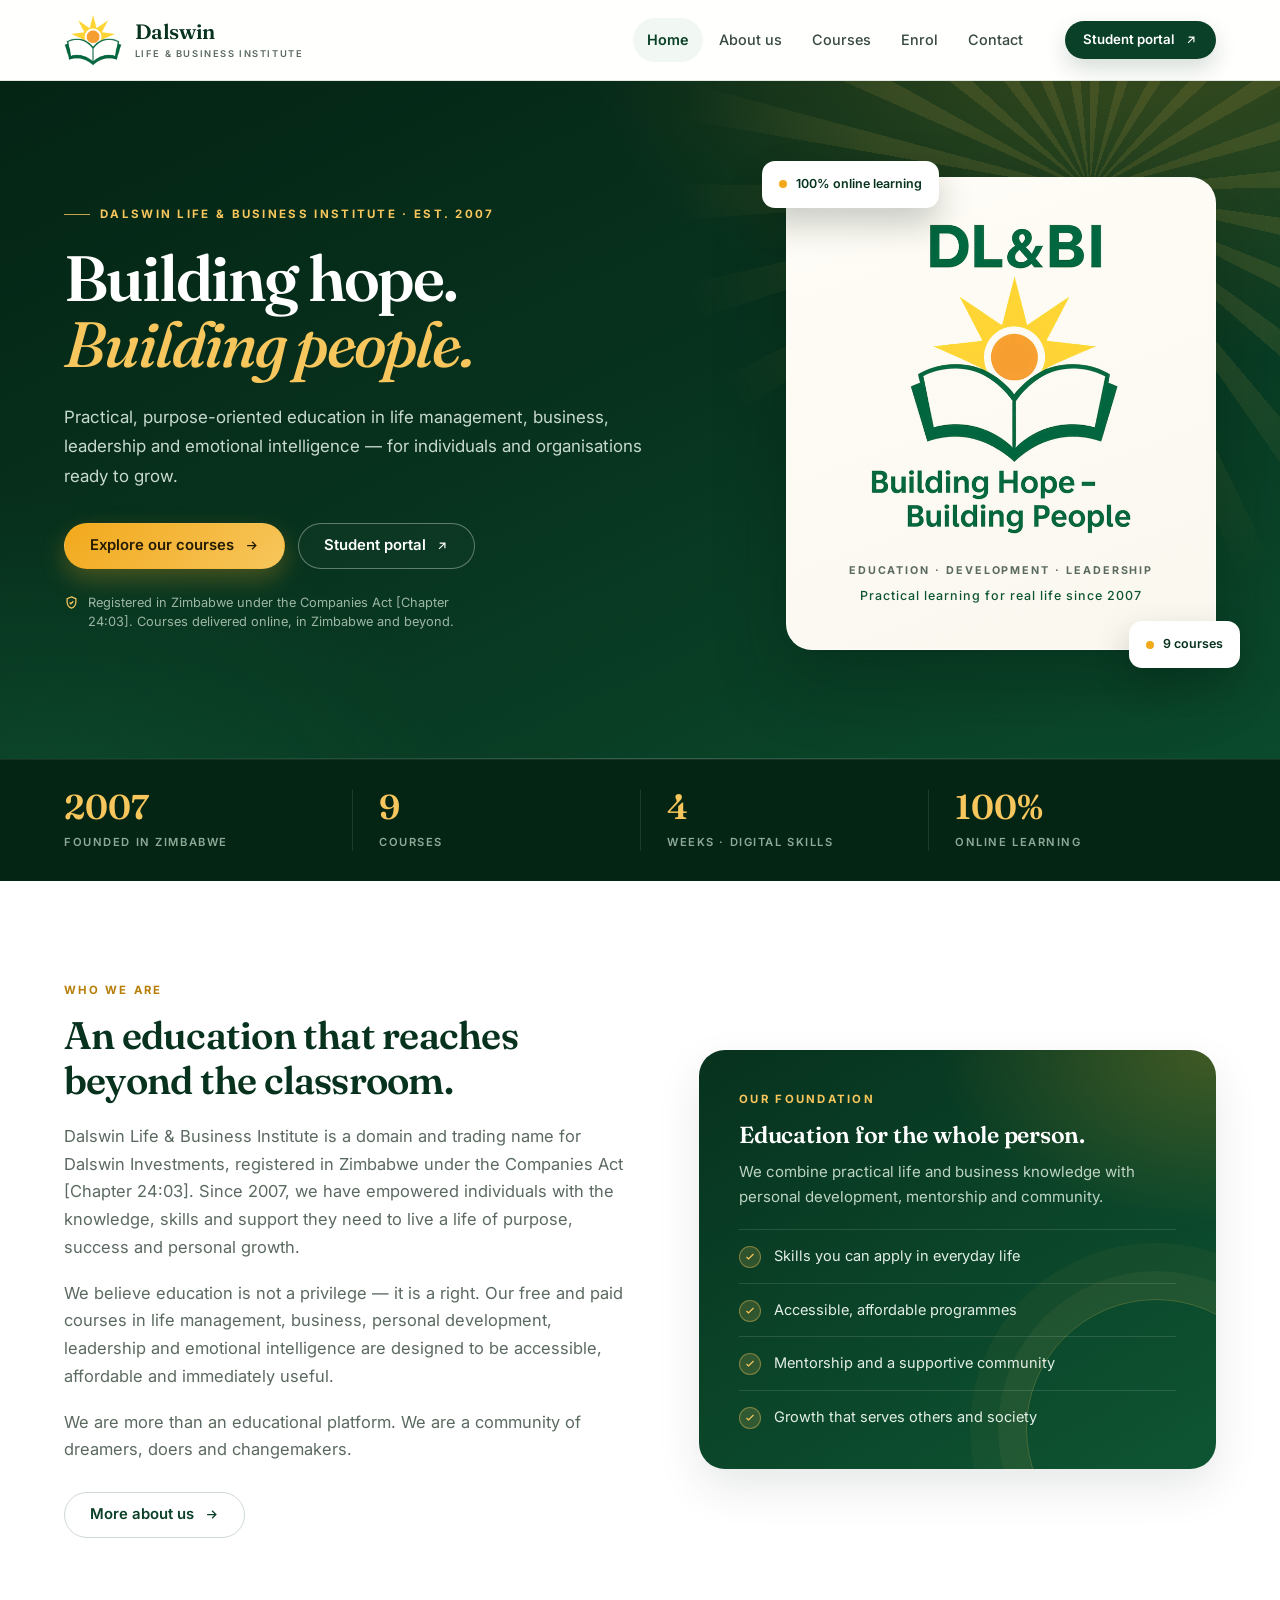
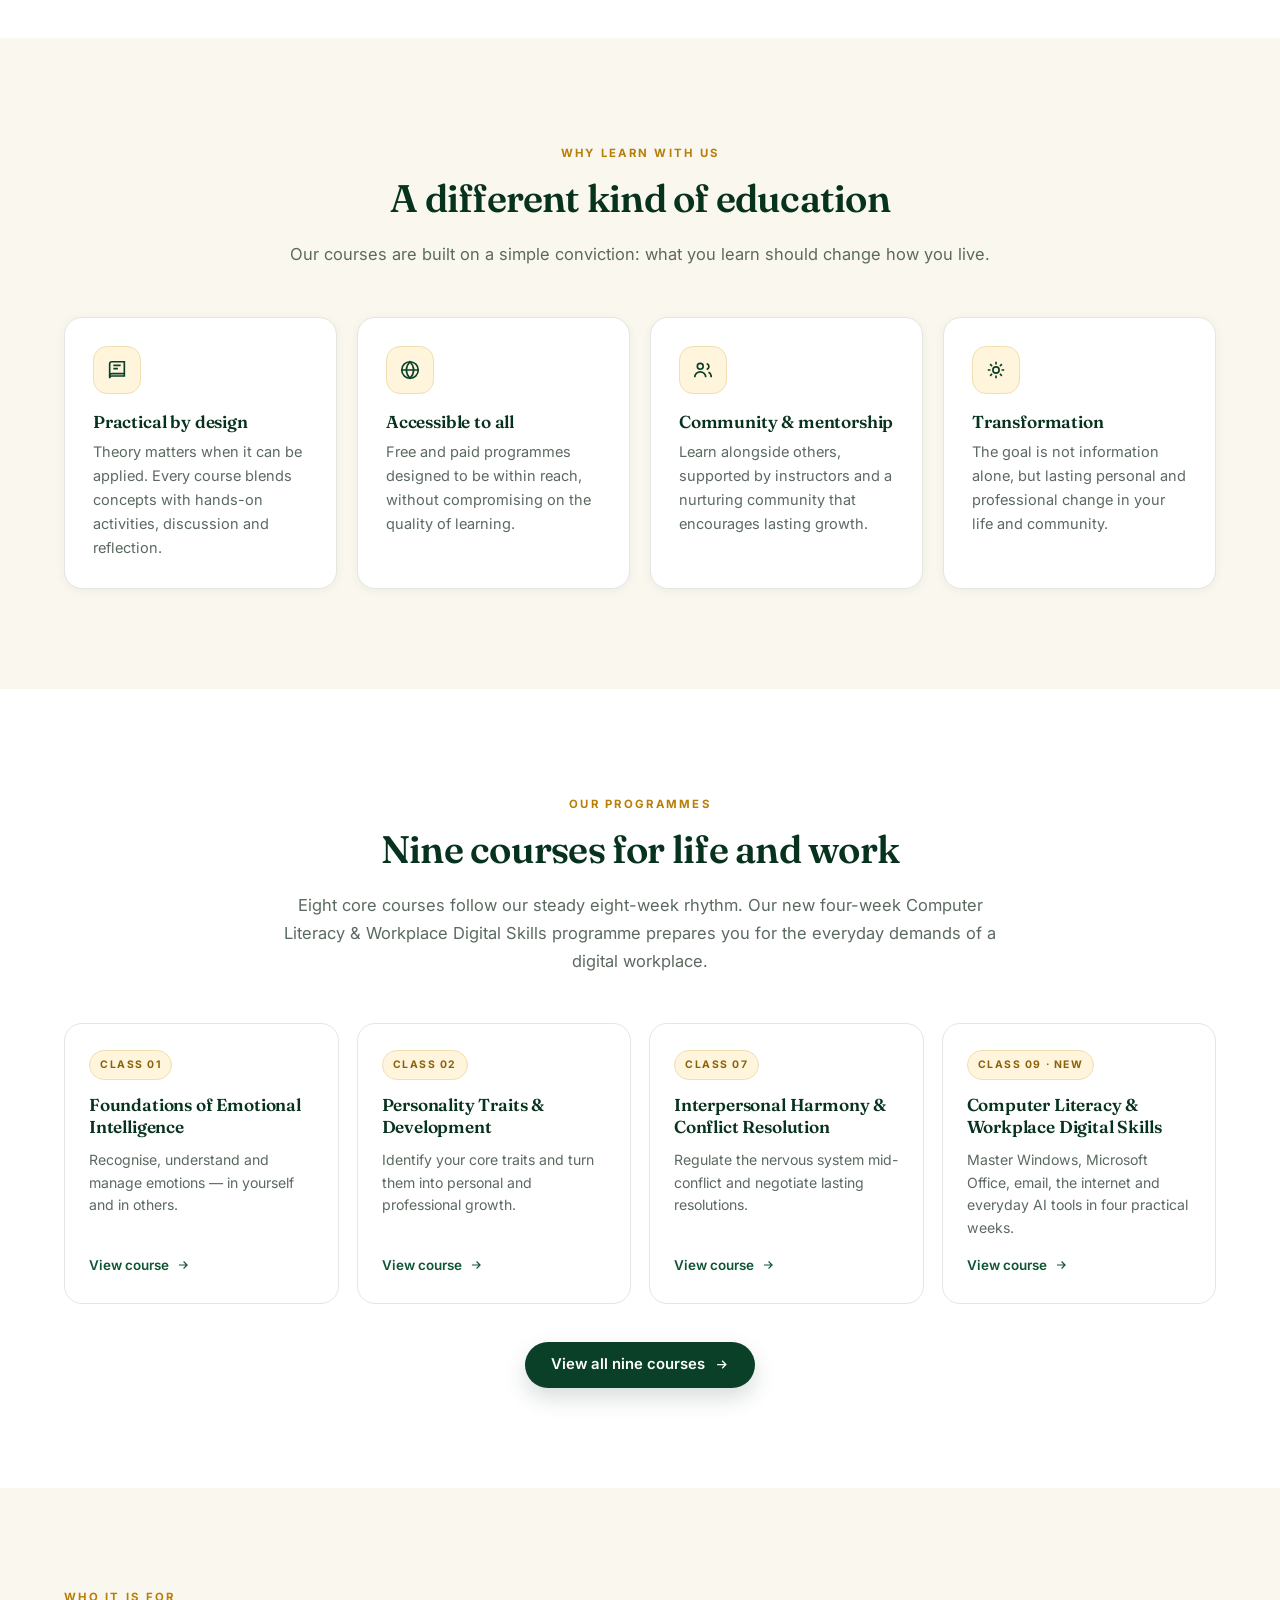
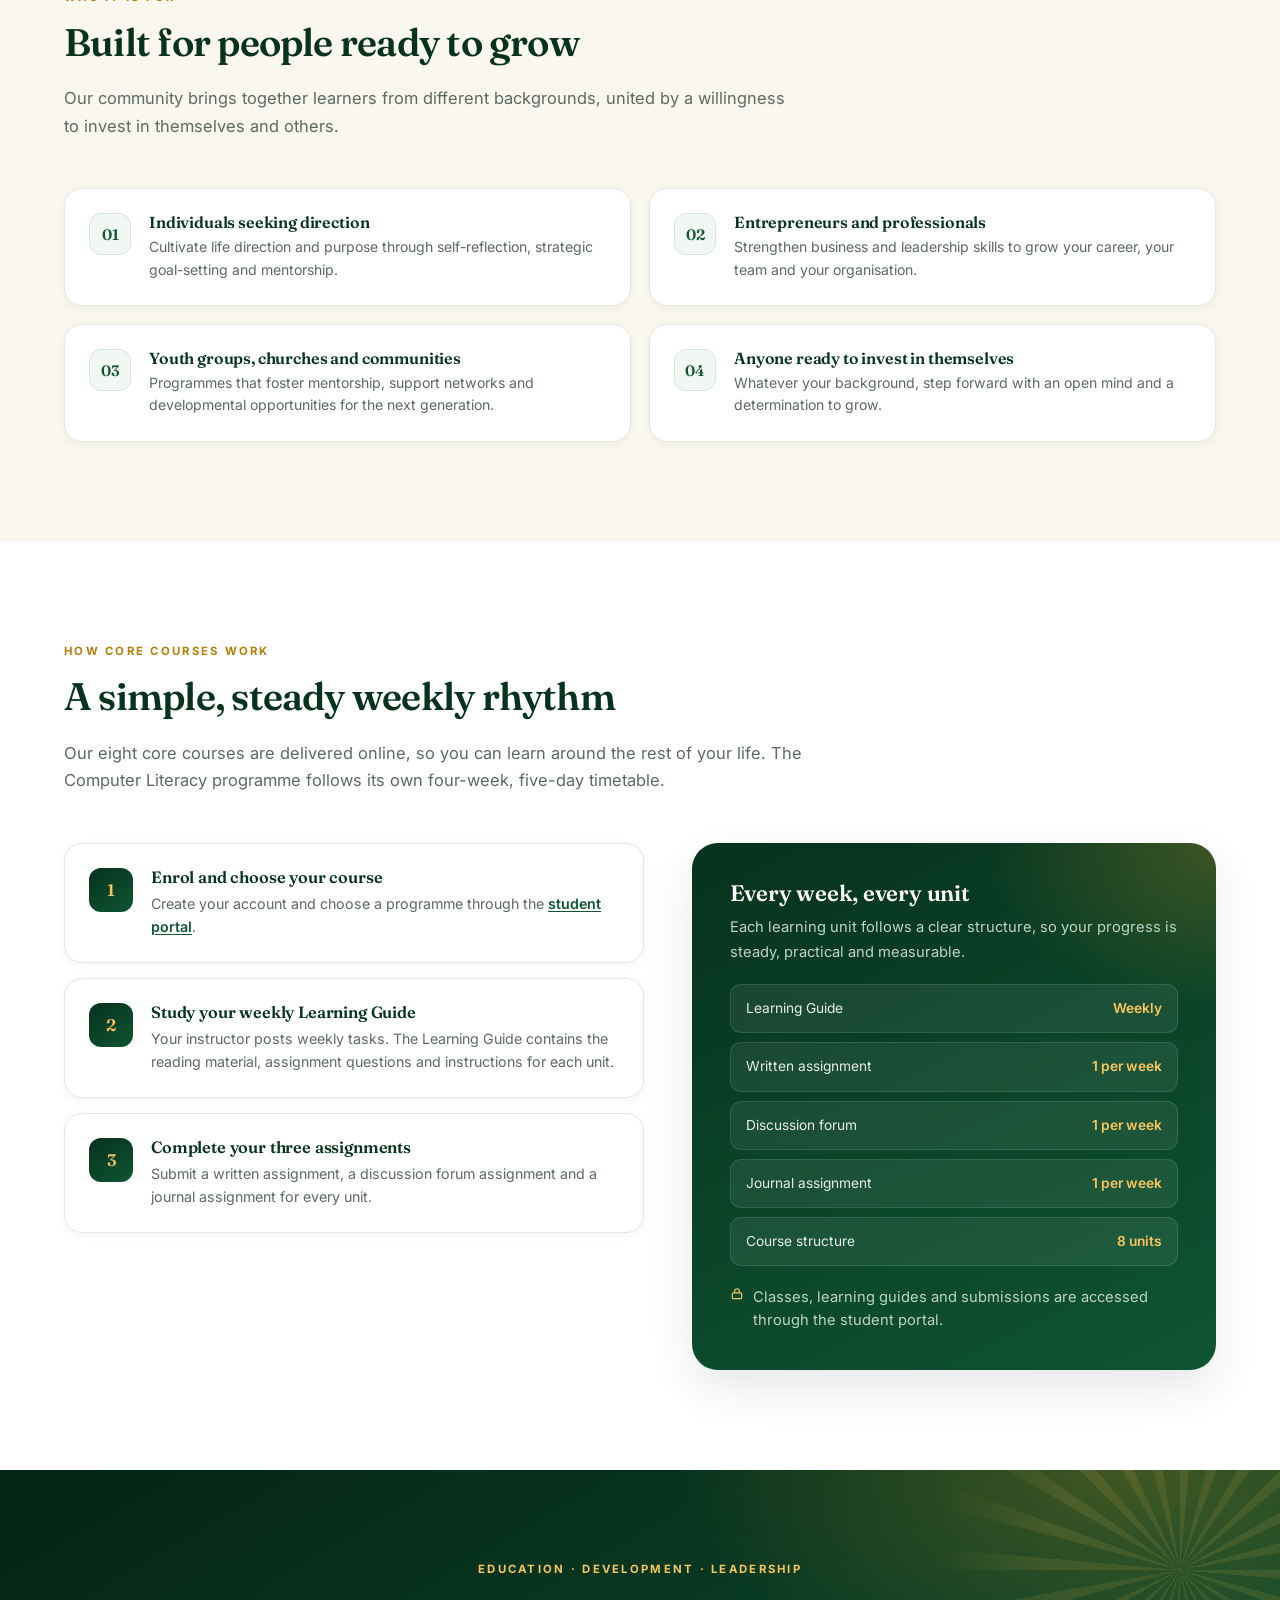
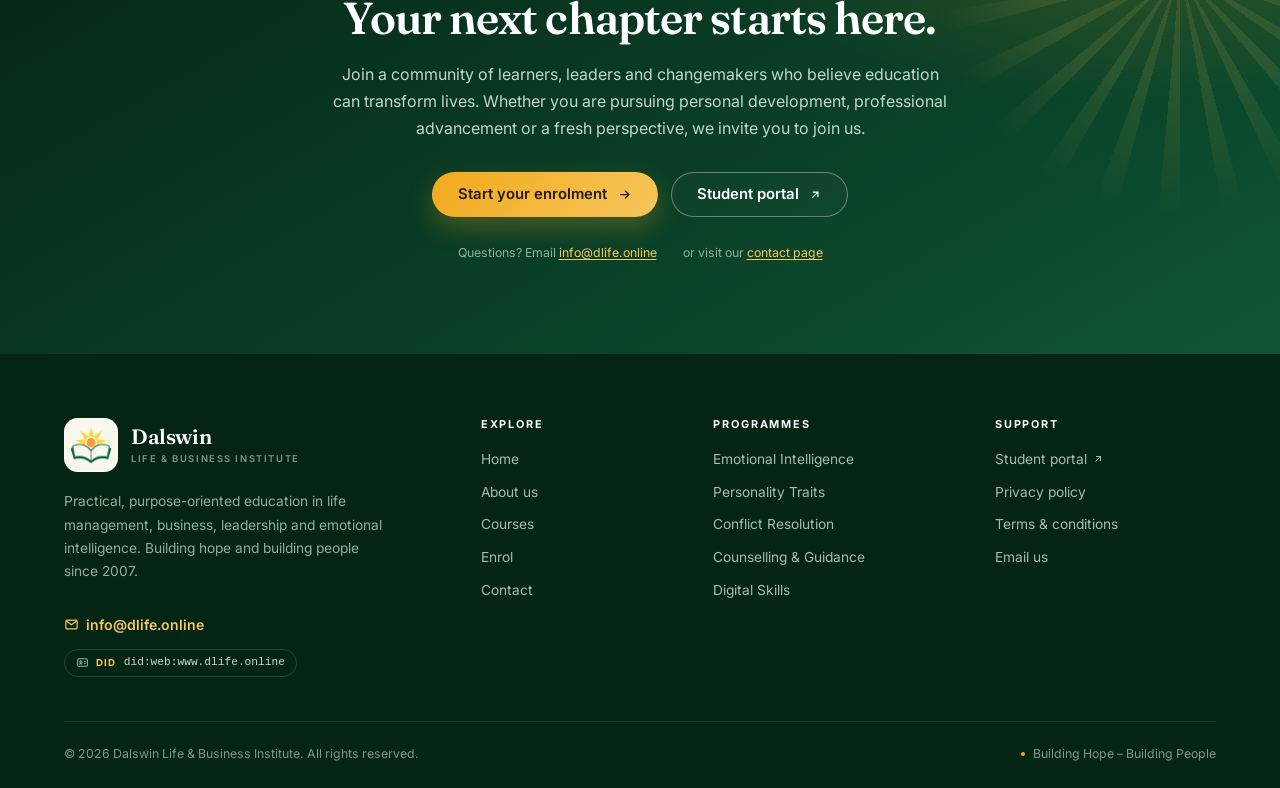
<file: index.html>
<!DOCTYPE html>
<html lang="en">
<head>
<meta charset="utf-8">
<meta name="viewport" content="width=device-width, initial-scale=1">
<meta name="theme-color" content="#07321E">
<title>Dalswin Life &amp; Business Institute | Building Hope, Building People</title>
<meta name="description" content="Practical, purpose-oriented education in life management, business, leadership and emotional intelligence. Online courses from Dalswin Life & Business Institute, established in Zimbabwe in 2007.">
<link rel="icon" type="image/png" href="assets/img/favicon.png">
<link rel="apple-touch-icon" href="assets/img/apple-touch-icon.png">
<link rel="preconnect" href="https://fonts.googleapis.com">
<link rel="preconnect" href="https://fonts.gstatic.com" crossorigin>
<link href="https://fonts.googleapis.com/css2?family=Fraunces:ital,opsz,wght@0,9..144,400;0,9..144,500;0,9..144,600;0,9..144,700;1,9..144,500;1,9..144,600&family=Inter:wght@300;400;500;600;700&display=swap" rel="stylesheet">
<link rel="stylesheet" href="assets/css/styles.css">
<script>document.documentElement.classList.add('js');</script>
<script src="assets/js/main.js" defer></script>
</head>
<body>
<a class="skip-link" href="#main">Skip to content</a>

<header class="site-header">
  <div class="container header-inner">
    <a href="index.html" class="brand" aria-label="Dalswin Life and Business Institute — home">
      <picture>
        <source srcset="assets/img/dlife-emblem.webp" type="image/webp">
        <img src="assets/img/dlife-emblem.png" width="360" height="325" alt="Dalswin Life and Business Institute logo">
      </picture>
      <span class="brand-copy">
        <span class="brand-name">Dalswin</span>
        <span class="brand-sub">Life &amp; Business Institute</span>
      </span>
    </a>

    <nav class="nav" id="mainNav" aria-label="Main navigation">
      <a href="index.html" aria-current="page">Home</a>
      <a href="about.html">About us</a>
      <a href="courses.html">Courses</a>
      <a href="enroll.html">Enrol</a>
      <a href="contact.html">Contact</a>
      <a href="https://onb.richardn.online/login" class="nav-portal" target="_blank" rel="noopener noreferrer">Student portal</a>
    </nav>

    <a href="https://onb.richardn.online/login" class="btn btn-primary btn-sm header-cta" target="_blank" rel="noopener noreferrer">
      Student portal
      <svg width="14" height="14" viewBox="0 0 24 24" fill="none" stroke="currentColor" stroke-width="2" aria-hidden="true"><path d="M7 17 17 7M8 7h9v9"/></svg>
    </a>

    <button class="nav-toggle" type="button" aria-expanded="false" aria-controls="mainNav" aria-label="Open menu">
      <span></span><span></span><span></span>
    </button>
  </div>
</header>

<main id="main">

  <!-- Hero -->
  <section class="hero">
    <div class="container hero-grid">
      <div>
        <p class="eyebrow">Dalswin Life &amp; Business Institute · Est. 2007</p>
        <h1>Building hope.<br><em>Building people.</em></h1>
        <p class="hero-lead">Practical, purpose-oriented education in life management, business, leadership and emotional intelligence — for individuals and organisations ready to grow.</p>
        <div class="hero-actions">
          <a href="courses.html" class="btn btn-gold">
            Explore our courses
            <svg width="15" height="15" viewBox="0 0 24 24" fill="none" stroke="currentColor" stroke-width="2" aria-hidden="true"><path d="M5 12h14M13 6l6 6-6 6"/></svg>
          </a>
          <a href="https://onb.richardn.online/login" class="btn btn-ghost" target="_blank" rel="noopener noreferrer">
            Student portal
            <svg width="14" height="14" viewBox="0 0 24 24" fill="none" stroke="currentColor" stroke-width="2" aria-hidden="true"><path d="M7 17 17 7M8 7h9v9"/></svg>
          </a>
        </div>
        <p class="hero-note">
          <svg width="15" height="15" viewBox="0 0 24 24" fill="none" stroke="currentColor" stroke-width="2" aria-hidden="true"><path d="M12 3l7 3v5c0 4.6-3 8.3-7 10-4-1.7-7-5.4-7-10V6l7-3Z"/><path d="m9 12 2 2 4-4"/></svg>
          Registered in Zimbabwe under the Companies Act [Chapter 24:03]. Courses delivered online, in Zimbabwe and beyond.
        </p>
      </div>

      <div class="hero-visual">
        <span class="hero-chip hero-chip--one"><span class="dot"></span>100% online learning</span>
        <div class="logo-card">
          <picture>
            <source srcset="assets/img/dlife-logo.webp" type="image/webp">
            <img src="assets/img/dlife-logo.png" width="520" height="617" alt="Dalswin Life and Business Institute — Building Hope, Building People">
          </picture>
          <p>Education · Development · Leadership</p>
          <p>Practical learning for real life since 2007</p>
        </div>
        <span class="hero-chip hero-chip--two"><span class="dot"></span>9 courses</span>
      </div>
    </div>
  </section>

  <!-- Stats -->
  <section class="stats" aria-label="Dalswin at a glance">
    <div class="container stats-grid">
      <div class="stat"><b>2007</b><span>Founded in Zimbabwe</span></div>
      <div class="stat"><b>9</b><span>Courses</span></div>
      <div class="stat"><b>4</b><span>Weeks · digital skills</span></div>
      <div class="stat"><b>100%</b><span>Online learning</span></div>
    </div>
  </section>

  <!-- Who we are -->
  <section class="section bg-white">
    <div class="container split">
      <div class="reveal">
        <span class="kicker">Who we are</span>
        <h2>An education that reaches beyond the classroom.</h2>
        <p>Dalswin Life &amp; Business Institute is a domain and trading name for Dalswin Investments, registered in Zimbabwe under the Companies Act [Chapter 24:03]. Since 2007, we have empowered individuals with the knowledge, skills and support they need to live a life of purpose, success and personal growth.</p>
        <p>We believe education is not a privilege — it is a right. Our free and paid courses in life management, business, personal development, leadership and emotional intelligence are designed to be accessible, affordable and immediately useful.</p>
        <p>We are more than an educational platform. We are a community of dreamers, doers and changemakers.</p>
        <p class="action-row"><a href="about.html" class="btn btn-outline">More about us
          <svg width="15" height="15" viewBox="0 0 24 24" fill="none" stroke="currentColor" stroke-width="2" aria-hidden="true"><path d="M5 12h14M13 6l6 6-6 6"/></svg>
        </a></p>
      </div>

      <div class="identity-panel reveal">
        <span class="kicker kicker--light">Our foundation</span>
        <h3>Education for the whole person.</h3>
        <p>We combine practical life and business knowledge with personal development, mentorship and community.</p>
        <ul class="value-list">
          <li><span class="tick"><svg width="12" height="12" viewBox="0 0 24 24" fill="none" stroke="currentColor" stroke-width="2.4" aria-hidden="true"><path d="m5 12 4 4L19 6"/></svg></span>Skills you can apply in everyday life</li>
          <li><span class="tick"><svg width="12" height="12" viewBox="0 0 24 24" fill="none" stroke="currentColor" stroke-width="2.4" aria-hidden="true"><path d="m5 12 4 4L19 6"/></svg></span>Accessible, affordable programmes</li>
          <li><span class="tick"><svg width="12" height="12" viewBox="0 0 24 24" fill="none" stroke="currentColor" stroke-width="2.4" aria-hidden="true"><path d="m5 12 4 4L19 6"/></svg></span>Mentorship and a supportive community</li>
          <li><span class="tick"><svg width="12" height="12" viewBox="0 0 24 24" fill="none" stroke="currentColor" stroke-width="2.4" aria-hidden="true"><path d="m5 12 4 4L19 6"/></svg></span>Growth that serves others and society</li>
        </ul>
      </div>
    </div>
  </section>

  <!-- Values -->
  <section class="section bg-cream">
    <div class="container">
      <div class="section-head center reveal">
        <span class="kicker">Why learn with us</span>
        <h2>A different kind of education</h2>
        <p>Our courses are built on a simple conviction: what you learn should change how you live.</p>
      </div>

      <div class="grid grid-4">
        <article class="value-card reveal">
          <div class="value-icon">
            <svg width="22" height="22" viewBox="0 0 24 24" fill="none" stroke="currentColor" stroke-width="1.8" aria-hidden="true"><path d="M4 5.5A2.5 2.5 0 0 1 6.5 3H20v15.5H6.5A2.5 2.5 0 0 0 4 21V5.5Z"/><path d="M4 18.5A2.5 2.5 0 0 1 6.5 16H20M8 7h8M8 10.5h5"/></svg>
          </div>
          <h3>Practical by design</h3>
          <p>Theory matters when it can be applied. Every course blends concepts with hands-on activities, discussion and reflection.</p>
        </article>

        <article class="value-card reveal">
          <div class="value-icon">
            <svg width="22" height="22" viewBox="0 0 24 24" fill="none" stroke="currentColor" stroke-width="1.8" aria-hidden="true"><circle cx="12" cy="12" r="9"/><path d="M3 12h18M12 3c2.6 2.7 4 5.7 4 9s-1.4 6.3-4 9c-2.6-2.7-4-5.7-4-9s1.4-6.3 4-9Z"/></svg>
          </div>
          <h3>Accessible to all</h3>
          <p>Free and paid programmes designed to be within reach, without compromising on the quality of learning.</p>
        </article>

        <article class="value-card reveal">
          <div class="value-icon">
            <svg width="22" height="22" viewBox="0 0 24 24" fill="none" stroke="currentColor" stroke-width="1.8" aria-hidden="true"><circle cx="9" cy="8" r="3.2"/><path d="M3 20c0-3.3 2.7-6 6-6s6 2.7 6 6"/><path d="M16 5.2A3.2 3.2 0 0 1 16 11.4M18 14.4c2 .8 3 2.8 3 5.6"/></svg>
          </div>
          <h3>Community &amp; mentorship</h3>
          <p>Learn alongside others, supported by instructors and a nurturing community that encourages lasting growth.</p>
        </article>

        <article class="value-card reveal">
          <div class="value-icon">
            <svg width="22" height="22" viewBox="0 0 24 24" fill="none" stroke="currentColor" stroke-width="1.8" aria-hidden="true"><path d="M12 3v3M12 18v3M3 12h3M18 12h3M5.6 5.6l2.1 2.1M16.3 16.3l2.1 2.1M18.4 5.6l-2.1 2.1M7.7 16.3l-2.1 2.1"/><circle cx="12" cy="12" r="3.4"/></svg>
          </div>
          <h3>Transformation</h3>
          <p>The goal is not information alone, but lasting personal and professional change in your life and community.</p>
        </article>
      </div>
    </div>
  </section>

  <!-- Featured courses -->
  <section class="section bg-white">
    <div class="container">
      <div class="section-head center reveal">
        <span class="kicker">Our programmes</span>
        <h2>Nine courses for life and work</h2>
        <p>Eight core courses follow our steady eight-week rhythm. Our new four-week Computer Literacy &amp; Workplace Digital Skills programme prepares you for the everyday demands of a digital workplace.</p>
      </div>

      <div class="course-grid">
        <a class="course-card reveal" href="courses.html#emotional-intelligence">
          <span class="course-code">Class 01</span>
          <h3>Foundations of Emotional Intelligence</h3>
          <p>Recognise, understand and manage emotions — in yourself and in others.</p>
          <span class="card-link">View course
            <svg width="14" height="14" viewBox="0 0 24 24" fill="none" stroke="currentColor" stroke-width="2" aria-hidden="true"><path d="M5 12h14M13 6l6 6-6 6"/></svg>
          </span>
        </a>

        <a class="course-card reveal" href="courses.html#personality-development">
          <span class="course-code">Class 02</span>
          <h3>Personality Traits &amp; Development</h3>
          <p>Identify your core traits and turn them into personal and professional growth.</p>
          <span class="card-link">View course
            <svg width="14" height="14" viewBox="0 0 24 24" fill="none" stroke="currentColor" stroke-width="2" aria-hidden="true"><path d="M5 12h14M13 6l6 6-6 6"/></svg>
          </span>
        </a>

        <a class="course-card reveal" href="courses.html#conflict-resolution">
          <span class="course-code">Class 07</span>
          <h3>Interpersonal Harmony &amp; Conflict Resolution</h3>
          <p>Regulate the nervous system mid-conflict and negotiate lasting resolutions.</p>
          <span class="card-link">View course
            <svg width="14" height="14" viewBox="0 0 24 24" fill="none" stroke="currentColor" stroke-width="2" aria-hidden="true"><path d="M5 12h14M13 6l6 6-6 6"/></svg>
          </span>
        </a>

        <a class="course-card reveal" href="courses.html#computer-literacy">
          <span class="course-code">Class 09 · New</span>
          <h3>Computer Literacy &amp; Workplace Digital Skills</h3>
          <p>Master Windows, Microsoft Office, email, the internet and everyday AI tools in four practical weeks.</p>
          <span class="card-link">View course
            <svg width="14" height="14" viewBox="0 0 24 24" fill="none" stroke="currentColor" stroke-width="2" aria-hidden="true"><path d="M5 12h14M13 6l6 6-6 6"/></svg>
          </span>
        </a>
      </div>

      <div class="center-cta">
        <a href="courses.html" class="btn btn-primary">View all nine courses
          <svg width="15" height="15" viewBox="0 0 24 24" fill="none" stroke="currentColor" stroke-width="2" aria-hidden="true"><path d="M5 12h14M13 6l6 6-6 6"/></svg>
        </a>
      </div>
    </div>
  </section>

  <!-- Audience -->
  <section class="section bg-cream">
    <div class="container">
      <div class="section-head reveal">
        <span class="kicker">Who it is for</span>
        <h2>Built for people ready to grow</h2>
        <p>Our community brings together learners from different backgrounds, united by a willingness to invest in themselves and others.</p>
      </div>

      <div class="audience-grid">
        <article class="audience-item reveal">
          <span class="audience-num">01</span>
          <div>
            <h3>Individuals seeking direction</h3>
            <p>Cultivate life direction and purpose through self-reflection, strategic goal-setting and mentorship.</p>
          </div>
        </article>

        <article class="audience-item reveal">
          <span class="audience-num">02</span>
          <div>
            <h3>Entrepreneurs and professionals</h3>
            <p>Strengthen business and leadership skills to grow your career, your team and your organisation.</p>
          </div>
        </article>

        <article class="audience-item reveal">
          <span class="audience-num">03</span>
          <div>
            <h3>Youth groups, churches and communities</h3>
            <p>Programmes that foster mentorship, support networks and developmental opportunities for the next generation.</p>
          </div>
        </article>

        <article class="audience-item reveal">
          <span class="audience-num">04</span>
          <div>
            <h3>Anyone ready to invest in themselves</h3>
            <p>Whatever your background, step forward with an open mind and a determination to grow.</p>
          </div>
        </article>
      </div>
    </div>
  </section>

  <!-- How learning works -->
  <section class="section bg-white">
    <div class="container">
      <div class="section-head reveal">
        <span class="kicker">How core courses work</span>
        <h2>A simple, steady weekly rhythm</h2>
        <p>Our eight core courses are delivered online, so you can learn around the rest of your life. The Computer Literacy programme follows its own four-week, five-day timetable.</p>
      </div>

      <div class="process-grid">
        <div class="process-steps">
          <div class="step-card reveal">
            <span class="step-num">1</span>
            <div>
              <h3>Enrol and choose your course</h3>
              <p>Create your account and choose a programme through the <a href="https://onb.richardn.online/login" target="_blank" rel="noopener noreferrer">student portal</a>.</p>
            </div>
          </div>

          <div class="step-card reveal">
            <span class="step-num">2</span>
            <div>
              <h3>Study your weekly Learning Guide</h3>
              <p>Your instructor posts weekly tasks. The Learning Guide contains the reading material, assignment questions and instructions for each unit.</p>
            </div>
          </div>

          <div class="step-card reveal">
            <span class="step-num">3</span>
            <div>
              <h3>Complete your three assignments</h3>
              <p>Submit a written assignment, a discussion forum assignment and a journal assignment for every unit.</p>
            </div>
          </div>
        </div>

        <aside class="rhythm-card reveal">
          <h3>Every week, every unit</h3>
          <p>Each learning unit follows a clear structure, so your progress is steady, practical and measurable.</p>
          <div class="rhythm-list">
            <div class="rhythm-item"><span>Learning Guide</span><b>Weekly</b></div>
            <div class="rhythm-item"><span>Written assignment</span><b>1 per week</b></div>
            <div class="rhythm-item"><span>Discussion forum</span><b>1 per week</b></div>
            <div class="rhythm-item"><span>Journal assignment</span><b>1 per week</b></div>
            <div class="rhythm-item"><span>Course structure</span><b>8 units</b></div>
          </div>
          <p class="rhythm-note">
            <svg width="14" height="14" viewBox="0 0 24 24" fill="none" stroke="currentColor" stroke-width="2" aria-hidden="true"><rect x="4" y="10" width="16" height="10" rx="2"/><path d="M8 10V7a4 4 0 0 1 8 0v3"/></svg>
            Classes, learning guides and submissions are accessed through the student portal.
          </p>
        </aside>
      </div>
    </div>
  </section>

  <!-- CTA -->
  <section class="cta-band">
    <div class="container cta-inner">
      <span class="kicker kicker--light">Education · Development · Leadership</span>
      <h2>Your next chapter starts here.</h2>
      <p>Join a community of learners, leaders and changemakers who believe education can transform lives. Whether you are pursuing personal development, professional advancement or a fresh perspective, we invite you to join us.</p>
      <div class="cta-actions">
        <a href="enroll.html" class="btn btn-gold">Start your enrolment
          <svg width="15" height="15" viewBox="0 0 24 24" fill="none" stroke="currentColor" stroke-width="2" aria-hidden="true"><path d="M5 12h14M13 6l6 6-6 6"/></svg>
        </a>
        <a href="https://onb.richardn.online/login" class="btn btn-ghost" target="_blank" rel="noopener noreferrer">Student portal
          <svg width="14" height="14" viewBox="0 0 24 24" fill="none" stroke="currentColor" stroke-width="2" aria-hidden="true"><path d="M7 17 17 7M8 7h9v9"/></svg>
        </a>
      </div>
      <div class="cta-meta">
        <span>Questions? Email <a href="mailto:info@dlife.online">info@dlife.online</a></span>
        <span>or visit our <a href="contact.html">contact page</a></span>
      </div>
    </div>
  </section>

</main>

<footer class="site-footer">
  <div class="container">
    <div class="footer-main">
      <div class="footer-brand">
        <a href="index.html" class="brand" aria-label="Dalswin Life and Business Institute — home">
          <span class="footer-logo">
            <picture>
              <source srcset="assets/img/dlife-emblem.webp" type="image/webp">
              <img src="assets/img/dlife-emblem.png" width="360" height="325" alt="">
            </picture>
          </span>
          <span class="brand-copy">
            <span class="brand-name">Dalswin</span>
            <span class="brand-sub">Life &amp; Business Institute</span>
          </span>
        </a>
        <p>Practical, purpose-oriented education in life management, business, leadership and emotional intelligence. Building hope and building people since 2007.</p>
        <a class="footer-email" href="mailto:info@dlife.online">
          <svg width="15" height="15" viewBox="0 0 24 24" fill="none" stroke="currentColor" stroke-width="1.9" aria-hidden="true"><rect x="3" y="5" width="18" height="14" rx="2"/><path d="m3.5 6.5 8.5 6 8.5-6"/></svg>
          info@dlife.online
        </a>
        <a class="footer-did" href="https://www.dlife.online/.well-known/did.json" target="_blank" rel="noopener noreferrer" aria-label="DID document for www.dlife.online (opens JSON)">
          <svg width="13" height="13" viewBox="0 0 24 24" fill="none" stroke="currentColor" stroke-width="1.9" aria-hidden="true"><rect x="3" y="5" width="18" height="14" rx="2"/><circle cx="9" cy="11" r="2"/><path d="M6.5 16c.5-1.4 1.4-2 2.5-2s2 .6 2.5 2M15 10h3M15 14h3"/></svg>
          <span class="footer-did-label">DID</span>
          <code>did:web:www.dlife.online</code>
        </a>
      </div>

      <div>
        <h3>Explore</h3>
        <ul class="footer-links">
          <li><a href="index.html">Home</a></li>
          <li><a href="about.html">About us</a></li>
          <li><a href="courses.html">Courses</a></li>
          <li><a href="enroll.html">Enrol</a></li>
          <li><a href="contact.html">Contact</a></li>
        </ul>
      </div>

      <div>
        <h3>Programmes</h3>
        <ul class="footer-links">
          <li><a href="courses.html#emotional-intelligence">Emotional Intelligence</a></li>
          <li><a href="courses.html#personality-development">Personality Traits</a></li>
          <li><a href="courses.html#conflict-resolution">Conflict Resolution</a></li>
          <li><a href="courses.html#counselling-guidance">Counselling &amp; Guidance</a></li>
          <li><a href="courses.html#computer-literacy">Digital Skills</a></li>
        </ul>
      </div>

      <div>
        <h3>Support</h3>
        <ul class="footer-links">
          <li><a class="external" href="https://onb.richardn.online/login" target="_blank" rel="noopener noreferrer">Student portal
            <svg width="12" height="12" viewBox="0 0 24 24" fill="none" stroke="currentColor" stroke-width="2" aria-hidden="true"><path d="M7 17 17 7M8 7h9v9"/></svg>
          </a></li>
          <li><a href="privacy.html">Privacy policy</a></li>
          <li><a href="terms.html">Terms &amp; conditions</a></li>
          <li><a href="mailto:info@dlife.online">Email us</a></li>
        </ul>
      </div>
    </div>

    <div class="footer-bottom">
      <span>© <span data-year>2026</span> Dalswin Life &amp; Business Institute. All rights reserved.</span>
      <span class="footnote"><span class="dot"></span>Building Hope – Building People</span>
    </div>
  </div>
</footer>
</body>
</html>
</file>
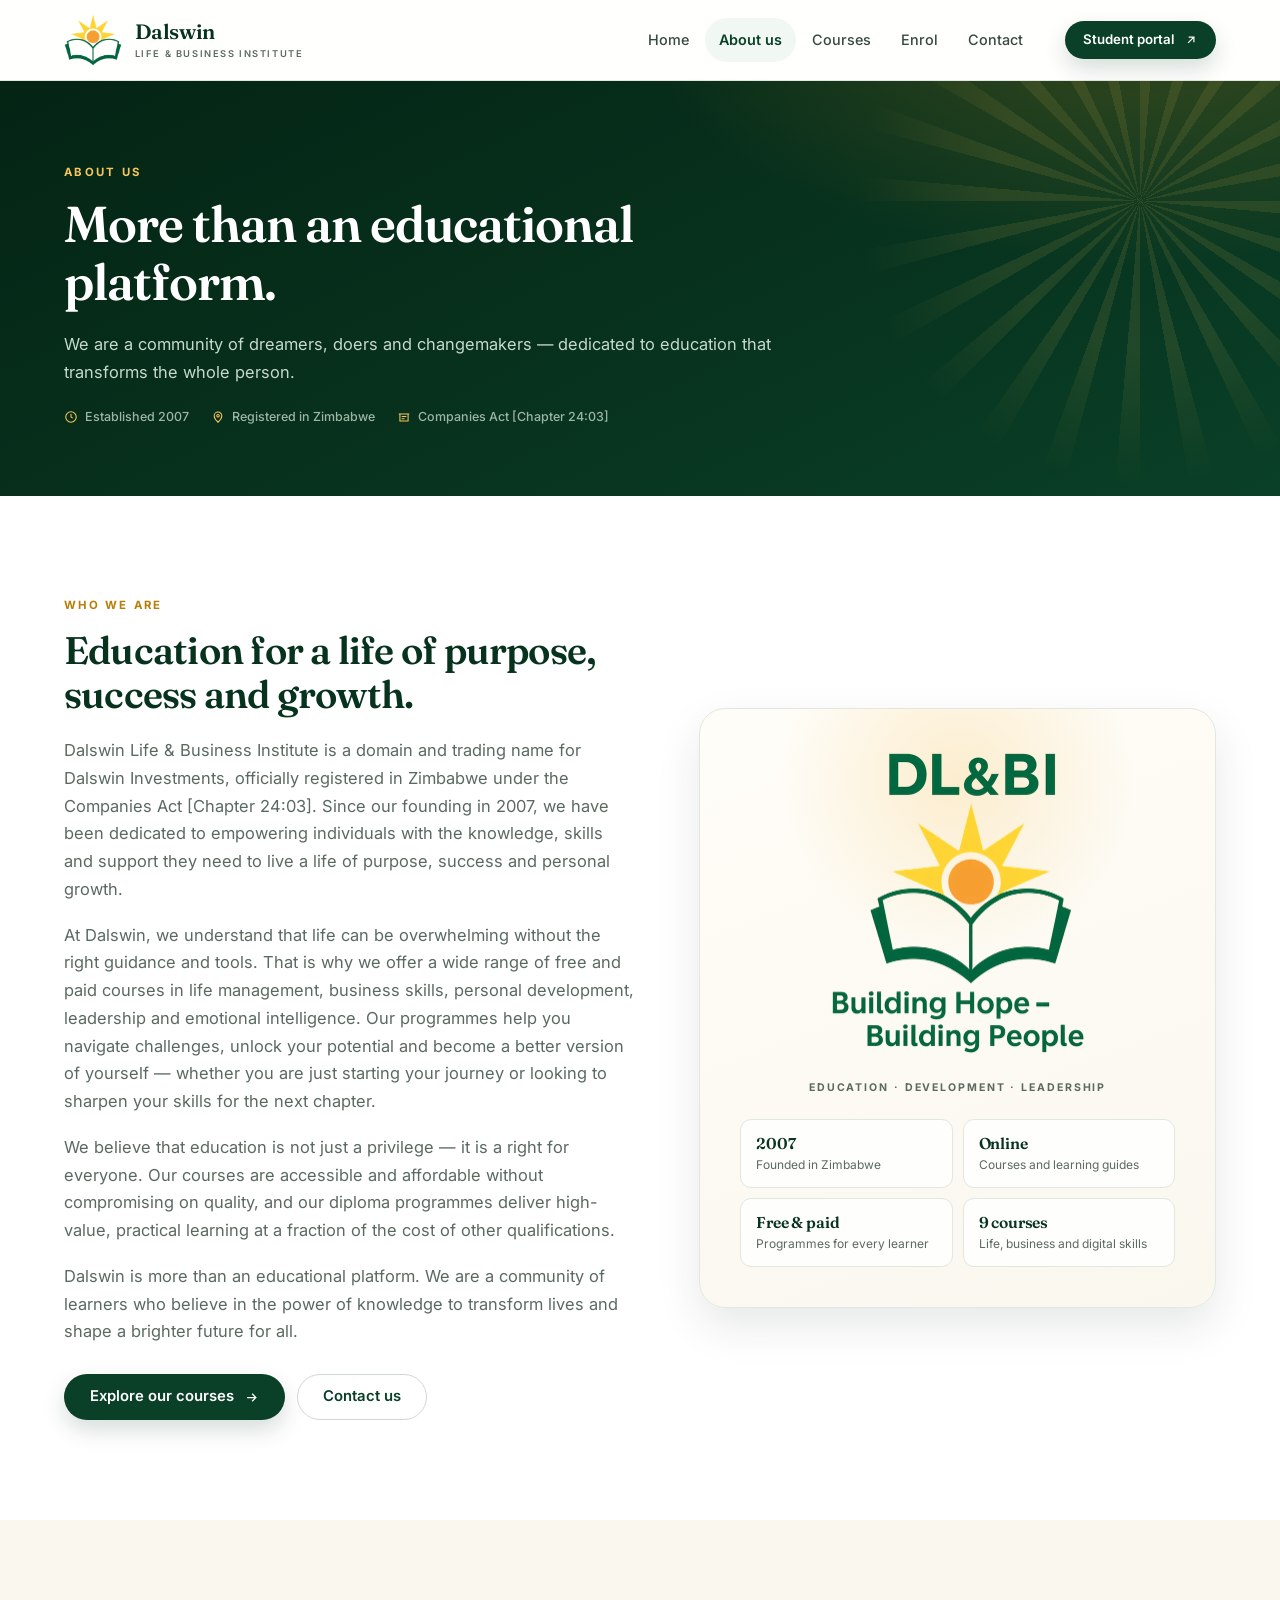
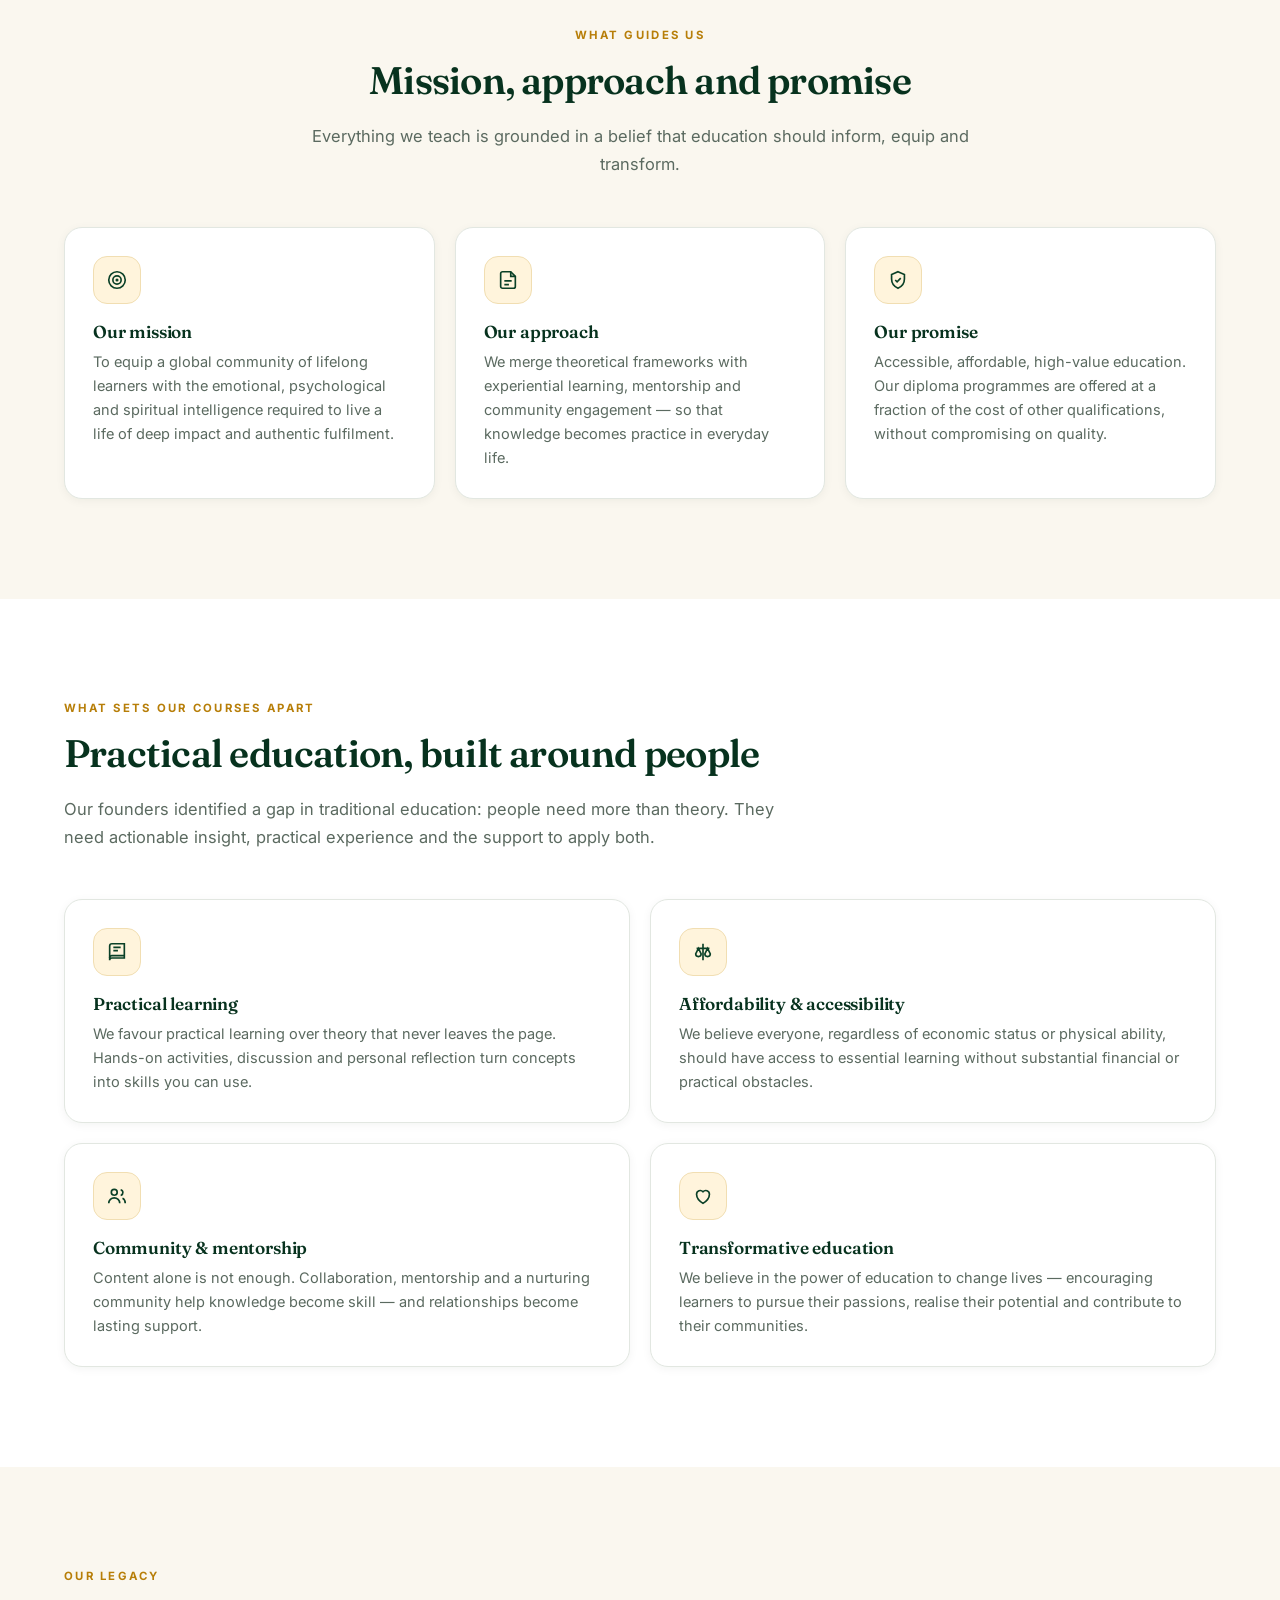
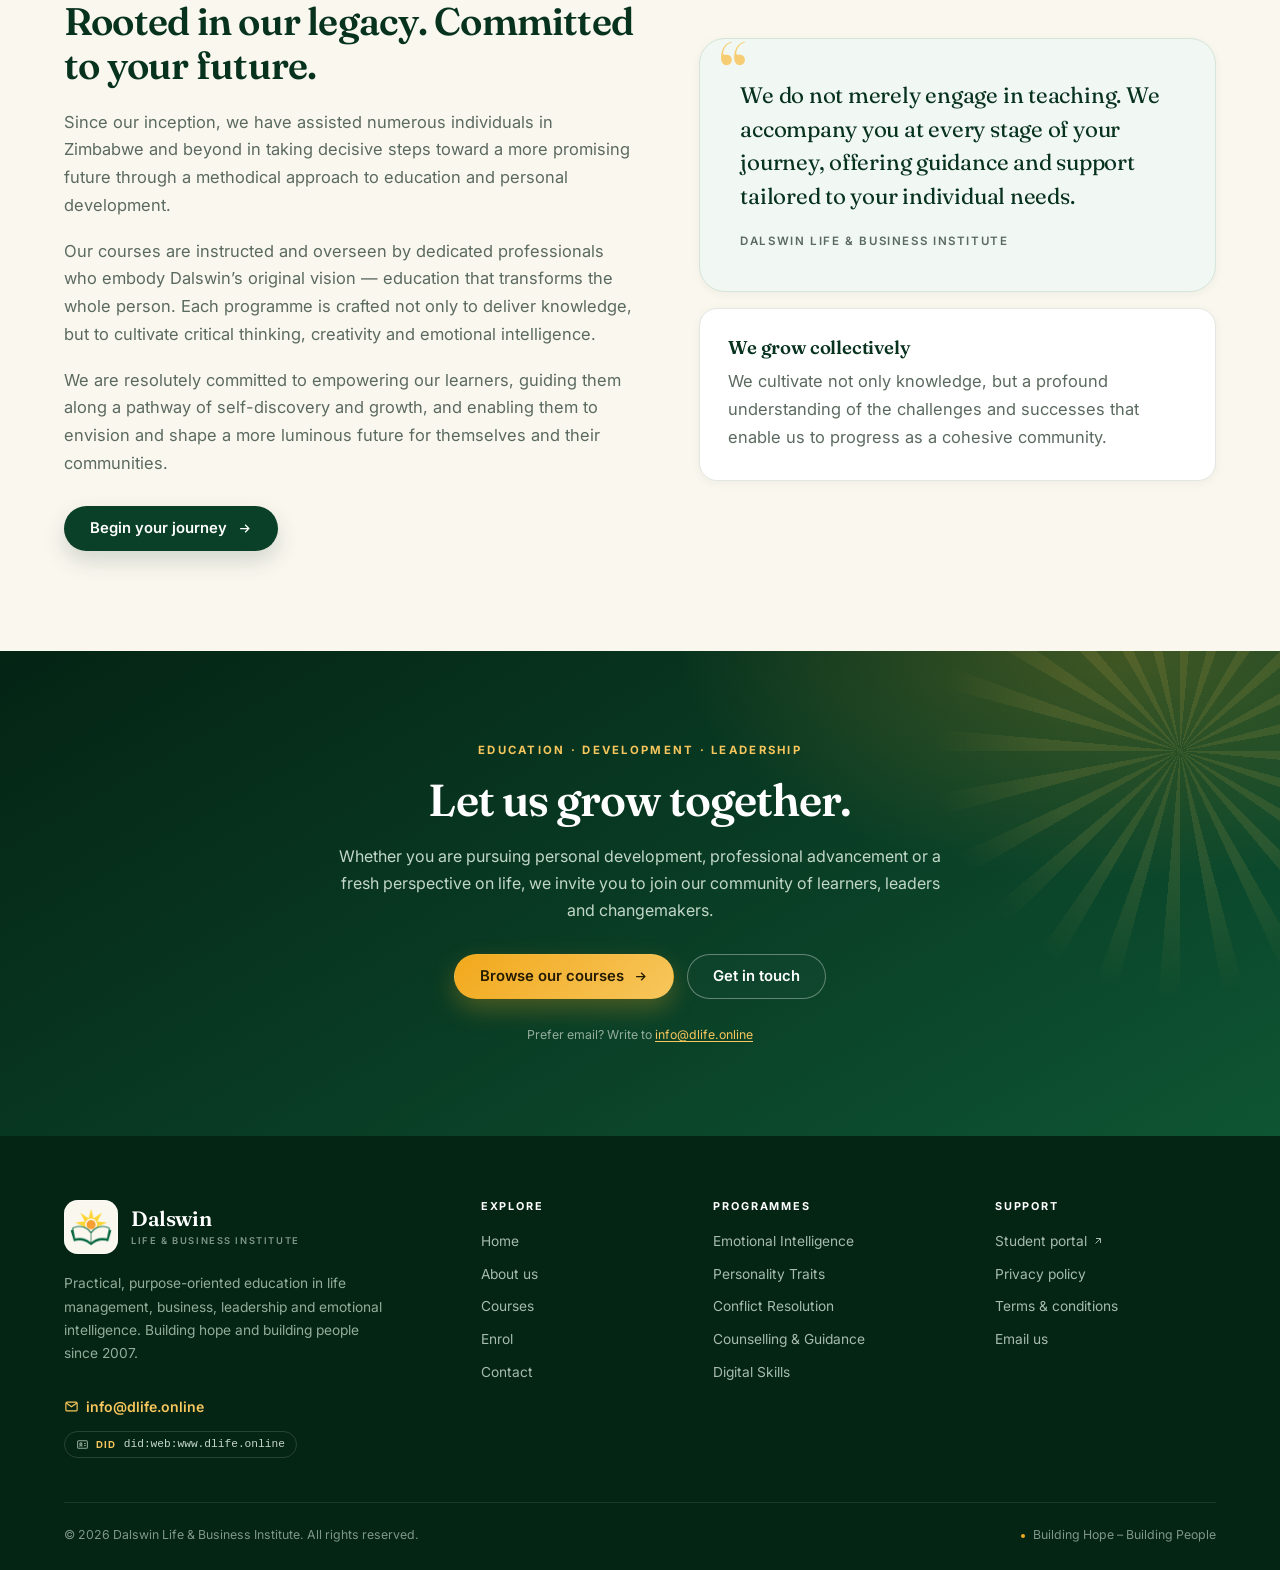
<file: about.html>
<!DOCTYPE html>
<html lang="en">
<head>
<meta charset="utf-8">
<meta name="viewport" content="width=device-width, initial-scale=1">
<meta name="theme-color" content="#07321E">
<title>About Us | Dalswin Life &amp; Business Institute</title>
<meta name="description" content="Learn about Dalswin Life & Business Institute — a Zimbabwe-registered education provider empowering individuals through practical, purpose-oriented courses since 2007.">
<link rel="icon" type="image/png" href="assets/img/favicon.png">
<link rel="apple-touch-icon" href="assets/img/apple-touch-icon.png">
<link rel="preconnect" href="https://fonts.googleapis.com">
<link rel="preconnect" href="https://fonts.gstatic.com" crossorigin>
<link href="https://fonts.googleapis.com/css2?family=Fraunces:ital,opsz,wght@0,9..144,400;0,9..144,500;0,9..144,600;0,9..144,700;1,9..144,500;1,9..144,600&family=Inter:wght@300;400;500;600;700&display=swap" rel="stylesheet">
<link rel="stylesheet" href="assets/css/styles.css">
<script>document.documentElement.classList.add('js');</script>
<script src="assets/js/main.js" defer></script>
</head>
<body>
<a class="skip-link" href="#main">Skip to content</a>

<header class="site-header">
  <div class="container header-inner">
    <a href="index.html" class="brand" aria-label="Dalswin Life and Business Institute — home">
      <picture>
        <source srcset="assets/img/dlife-emblem.webp" type="image/webp">
        <img src="assets/img/dlife-emblem.png" width="360" height="325" alt="Dalswin Life and Business Institute logo">
      </picture>
      <span class="brand-copy">
        <span class="brand-name">Dalswin</span>
        <span class="brand-sub">Life &amp; Business Institute</span>
      </span>
    </a>

    <nav class="nav" id="mainNav" aria-label="Main navigation">
      <a href="index.html">Home</a>
      <a href="about.html" aria-current="page">About us</a>
      <a href="courses.html">Courses</a>
      <a href="enroll.html">Enrol</a>
      <a href="contact.html">Contact</a>
      <a href="https://onb.richardn.online/login" class="nav-portal" target="_blank" rel="noopener noreferrer">Student portal</a>
    </nav>

    <a href="https://onb.richardn.online/login" class="btn btn-primary btn-sm header-cta" target="_blank" rel="noopener noreferrer">
      Student portal
      <svg width="14" height="14" viewBox="0 0 24 24" fill="none" stroke="currentColor" stroke-width="2" aria-hidden="true"><path d="M7 17 17 7M8 7h9v9"/></svg>
    </a>

    <button class="nav-toggle" type="button" aria-expanded="false" aria-controls="mainNav" aria-label="Open menu">
      <span></span><span></span><span></span>
    </button>
  </div>
</header>

<main id="main">

  <section class="page-hero">
    <div class="container">
      <span class="kicker">About us</span>
      <h1>More than an educational platform.</h1>
      <p class="lead">We are a community of dreamers, doers and changemakers — dedicated to education that transforms the whole person.</p>
      <div class="page-meta">
        <span>
          <svg width="14" height="14" viewBox="0 0 24 24" fill="none" stroke="currentColor" stroke-width="1.8" aria-hidden="true"><circle cx="12" cy="12" r="9"/><path d="M12 7v5l3 2"/></svg>
          Established 2007
        </span>
        <span>
          <svg width="14" height="14" viewBox="0 0 24 24" fill="none" stroke="currentColor" stroke-width="1.8" aria-hidden="true"><path d="M12 21s6.5-5.6 6.5-11a6.5 6.5 0 1 0-13 0C5.5 15.4 12 21 12 21Z"/><circle cx="12" cy="10" r="2.2"/></svg>
          Registered in Zimbabwe
        </span>
        <span>
          <svg width="14" height="14" viewBox="0 0 24 24" fill="none" stroke="currentColor" stroke-width="1.8" aria-hidden="true"><path d="M3 7h18M5 7v12h14V7M8 11h8M8 15h5"/></svg>
          Companies Act [Chapter 24:03]
        </span>
      </div>
    </div>
  </section>

  <!-- Who we are -->
  <section class="section bg-white">
    <div class="container split">
      <div class="reveal">
        <span class="kicker">Who we are</span>
        <h2>Education for a life of purpose, success and growth.</h2>
        <p>Dalswin Life &amp; Business Institute is a domain and trading name for Dalswin Investments, officially registered in Zimbabwe under the Companies Act [Chapter 24:03]. Since our founding in 2007, we have been dedicated to empowering individuals with the knowledge, skills and support they need to live a life of purpose, success and personal growth.</p>
        <p>At Dalswin, we understand that life can be overwhelming without the right guidance and tools. That is why we offer a wide range of free and paid courses in life management, business skills, personal development, leadership and emotional intelligence. Our programmes help you navigate challenges, unlock your potential and become a better version of yourself — whether you are just starting your journey or looking to sharpen your skills for the next chapter.</p>
        <p>We believe that education is not just a privilege — it is a right for everyone. Our courses are accessible and affordable without compromising on quality, and our diploma programmes deliver high-value, practical learning at a fraction of the cost of other qualifications.</p>
        <p>Dalswin is more than an educational platform. We are a community of learners who believe in the power of knowledge to transform lives and shape a brighter future for all.</p>
        <div class="button-row">
          <a href="courses.html" class="btn btn-primary">Explore our courses
            <svg width="15" height="15" viewBox="0 0 24 24" fill="none" stroke="currentColor" stroke-width="2" aria-hidden="true"><path d="M5 12h14M13 6l6 6-6 6"/></svg>
          </a>
          <a href="contact.html" class="btn btn-outline">Contact us</a>
        </div>
      </div>

      <div class="logo-showcase reveal">
        <picture>
          <source srcset="assets/img/dlife-logo.webp" type="image/webp">
          <img src="assets/img/dlife-logo.png" width="520" height="617" alt="Dalswin Life and Business Institute logo">
        </picture>
        <p class="logo-tagline">Education · Development · Leadership</p>
        <div class="logo-facts">
          <div class="logo-fact"><b>2007</b>Founded in Zimbabwe</div>
          <div class="logo-fact"><b>Online</b>Courses and learning guides</div>
          <div class="logo-fact"><b>Free &amp; paid</b>Programmes for every learner</div>
          <div class="logo-fact"><b>9 courses</b>Life, business and digital skills</div>
        </div>
      </div>
    </div>
  </section>

  <!-- Mission -->
  <section class="section bg-cream">
    <div class="container">
      <div class="section-head center reveal">
        <span class="kicker">What guides us</span>
        <h2>Mission, approach and promise</h2>
        <p>Everything we teach is grounded in a belief that education should inform, equip and transform.</p>
      </div>

      <div class="grid grid-3">
        <article class="value-card reveal">
          <div class="value-icon">
            <svg width="22" height="22" viewBox="0 0 24 24" fill="none" stroke="currentColor" stroke-width="1.8" aria-hidden="true"><circle cx="12" cy="12" r="9"/><circle cx="12" cy="12" r="4.5"/><circle cx="12" cy="12" r=".8" fill="currentColor"/></svg>
          </div>
          <h3>Our mission</h3>
          <p>To equip a global community of lifelong learners with the emotional, psychological and spiritual intelligence required to live a life of deep impact and authentic fulfilment.</p>
        </article>

        <article class="value-card reveal">
          <div class="value-icon">
            <svg width="22" height="22" viewBox="0 0 24 24" fill="none" stroke="currentColor" stroke-width="1.8" aria-hidden="true"><path d="M4 19V5a2 2 0 0 1 2-2h9l5 5v11a2 2 0 0 1-2 2H6a2 2 0 0 1-2-2Z"/><path d="M15 3v5h5M8 13h8M8 17h5"/></svg>
          </div>
          <h3>Our approach</h3>
          <p>We merge theoretical frameworks with experiential learning, mentorship and community engagement — so that knowledge becomes practice in everyday life.</p>
        </article>

        <article class="value-card reveal">
          <div class="value-icon">
            <svg width="22" height="22" viewBox="0 0 24 24" fill="none" stroke="currentColor" stroke-width="1.8" aria-hidden="true"><path d="M12 3l7 3v5c0 4.6-3 8.3-7 10-4-1.7-7-5.4-7-10V6l7-3Z"/><path d="m9 12 2 2 4-4"/></svg>
          </div>
          <h3>Our promise</h3>
          <p>Accessible, affordable, high-value education. Our diploma programmes are offered at a fraction of the cost of other qualifications, without compromising on quality.</p>
        </article>
      </div>
    </div>
  </section>

  <!-- What sets our courses apart -->
  <section class="section bg-white">
    <div class="container">
      <div class="section-head reveal">
        <span class="kicker">What sets our courses apart</span>
        <h2>Practical education, built around people</h2>
        <p>Our founders identified a gap in traditional education: people need more than theory. They need actionable insight, practical experience and the support to apply both.</p>
      </div>

      <div class="grid grid-2">
        <article class="value-card reveal">
          <div class="value-icon">
            <svg width="22" height="22" viewBox="0 0 24 24" fill="none" stroke="currentColor" stroke-width="1.8" aria-hidden="true"><path d="M4 5.5A2.5 2.5 0 0 1 6.5 3H20v15.5H6.5A2.5 2.5 0 0 0 4 21V5.5Z"/><path d="M4 18.5A2.5 2.5 0 0 1 6.5 16H20M8 7h8M8 10.5h5"/></svg>
          </div>
          <h3>Practical learning</h3>
          <p>We favour practical learning over theory that never leaves the page. Hands-on activities, discussion and personal reflection turn concepts into skills you can use.</p>
        </article>

        <article class="value-card reveal">
          <div class="value-icon">
            <svg width="22" height="22" viewBox="0 0 24 24" fill="none" stroke="currentColor" stroke-width="1.8" aria-hidden="true"><path d="M12 3v18M5 8h14M7 8l-3 6a3 3 0 0 0 6 0L7 8ZM17 8l-3 6a3 3 0 0 0 6 0l-3-6Z"/></svg>
          </div>
          <h3>Affordability &amp; accessibility</h3>
          <p>We believe everyone, regardless of economic status or physical ability, should have access to essential learning without substantial financial or practical obstacles.</p>
        </article>

        <article class="value-card reveal">
          <div class="value-icon">
            <svg width="22" height="22" viewBox="0 0 24 24" fill="none" stroke="currentColor" stroke-width="1.8" aria-hidden="true"><circle cx="9" cy="8" r="3.2"/><path d="M3 20c0-3.3 2.7-6 6-6s6 2.7 6 6"/><path d="M16 5.2A3.2 3.2 0 0 1 16 11.4M18 14.4c2 .8 3 2.8 3 5.6"/></svg>
          </div>
          <h3>Community &amp; mentorship</h3>
          <p>Content alone is not enough. Collaboration, mentorship and a nurturing community help knowledge become skill — and relationships become lasting support.</p>
        </article>

        <article class="value-card reveal">
          <div class="value-icon">
            <svg width="22" height="22" viewBox="0 0 24 24" fill="none" stroke="currentColor" stroke-width="1.8" aria-hidden="true"><path d="M12 20s-7-4.4-7-10a4 4 0 0 1 7-2.6A4 4 0 0 1 19 10c0 5.6-7 10-7 10Z"/></svg>
          </div>
          <h3>Transformative education</h3>
          <p>We believe in the power of education to change lives — encouraging learners to pursue their passions, realise their potential and contribute to their communities.</p>
        </article>
      </div>
    </div>
  </section>

  <!-- Legacy -->
  <section class="section bg-cream">
    <div class="container split">
      <div class="reveal">
        <span class="kicker">Our legacy</span>
        <h2>Rooted in our legacy. Committed to your future.</h2>
        <p>Since our inception, we have assisted numerous individuals in Zimbabwe and beyond in taking decisive steps toward a more promising future through a methodical approach to education and personal development.</p>
        <p>Our courses are instructed and overseen by dedicated professionals who embody Dalswin’s original vision — education that transforms the whole person. Each programme is crafted not only to deliver knowledge, but to cultivate critical thinking, creativity and emotional intelligence.</p>
        <p>We are resolutely committed to empowering our learners, guiding them along a pathway of self-discovery and growth, and enabling them to envision and shape a more luminous future for themselves and their communities.</p>
        <div class="button-row">
          <a href="enroll.html" class="btn btn-primary">Begin your journey
            <svg width="15" height="15" viewBox="0 0 24 24" fill="none" stroke="currentColor" stroke-width="2" aria-hidden="true"><path d="M5 12h14M13 6l6 6-6 6"/></svg>
          </a>
        </div>
      </div>

      <div class="grid grid--compact">
        <div class="pullquote-card reveal">
          <blockquote>We do not merely engage in teaching. We accompany you at every stage of your journey, offering guidance and support tailored to your individual needs.</blockquote>
          <cite>Dalswin Life &amp; Business Institute</cite>
        </div>
        <div class="card reveal">
          <h3>We grow collectively</h3>
          <p class="muted mb-0">We cultivate not only knowledge, but a profound understanding of the challenges and successes that enable us to progress as a cohesive community.</p>
        </div>
      </div>
    </div>
  </section>

  <!-- CTA -->
  <section class="cta-band">
    <div class="container cta-inner">
      <span class="kicker kicker--light">Education · Development · Leadership</span>
      <h2>Let us grow together.</h2>
      <p>Whether you are pursuing personal development, professional advancement or a fresh perspective on life, we invite you to join our community of learners, leaders and changemakers.</p>
      <div class="cta-actions">
        <a href="courses.html" class="btn btn-gold">Browse our courses
          <svg width="15" height="15" viewBox="0 0 24 24" fill="none" stroke="currentColor" stroke-width="2" aria-hidden="true"><path d="M5 12h14M13 6l6 6-6 6"/></svg>
        </a>
        <a href="contact.html" class="btn btn-ghost">Get in touch</a>
      </div>
      <div class="cta-meta">
        <span>Prefer email? Write to <a href="mailto:info@dlife.online">info@dlife.online</a></span>
      </div>
    </div>
  </section>

</main>

<footer class="site-footer">
  <div class="container">
    <div class="footer-main">
      <div class="footer-brand">
        <a href="index.html" class="brand" aria-label="Dalswin Life and Business Institute — home">
          <span class="footer-logo">
            <picture>
              <source srcset="assets/img/dlife-emblem.webp" type="image/webp">
              <img src="assets/img/dlife-emblem.png" width="360" height="325" alt="">
            </picture>
          </span>
          <span class="brand-copy">
            <span class="brand-name">Dalswin</span>
            <span class="brand-sub">Life &amp; Business Institute</span>
          </span>
        </a>
        <p>Practical, purpose-oriented education in life management, business, leadership and emotional intelligence. Building hope and building people since 2007.</p>
        <a class="footer-email" href="mailto:info@dlife.online">
          <svg width="15" height="15" viewBox="0 0 24 24" fill="none" stroke="currentColor" stroke-width="1.9" aria-hidden="true"><rect x="3" y="5" width="18" height="14" rx="2"/><path d="m3.5 6.5 8.5 6 8.5-6"/></svg>
          info@dlife.online
        </a>
        <a class="footer-did" href="https://www.dlife.online/.well-known/did.json" target="_blank" rel="noopener noreferrer" aria-label="DID document for www.dlife.online (opens JSON)">
          <svg width="13" height="13" viewBox="0 0 24 24" fill="none" stroke="currentColor" stroke-width="1.9" aria-hidden="true"><rect x="3" y="5" width="18" height="14" rx="2"/><circle cx="9" cy="11" r="2"/><path d="M6.5 16c.5-1.4 1.4-2 2.5-2s2 .6 2.5 2M15 10h3M15 14h3"/></svg>
          <span class="footer-did-label">DID</span>
          <code>did:web:www.dlife.online</code>
        </a>
      </div>

      <div>
        <h3>Explore</h3>
        <ul class="footer-links">
          <li><a href="index.html">Home</a></li>
          <li><a href="about.html">About us</a></li>
          <li><a href="courses.html">Courses</a></li>
          <li><a href="enroll.html">Enrol</a></li>
          <li><a href="contact.html">Contact</a></li>
        </ul>
      </div>

      <div>
        <h3>Programmes</h3>
        <ul class="footer-links">
          <li><a href="courses.html#emotional-intelligence">Emotional Intelligence</a></li>
          <li><a href="courses.html#personality-development">Personality Traits</a></li>
          <li><a href="courses.html#conflict-resolution">Conflict Resolution</a></li>
          <li><a href="courses.html#counselling-guidance">Counselling &amp; Guidance</a></li>
          <li><a href="courses.html#computer-literacy">Digital Skills</a></li>
        </ul>
      </div>

      <div>
        <h3>Support</h3>
        <ul class="footer-links">
          <li><a class="external" href="https://onb.richardn.online/login" target="_blank" rel="noopener noreferrer">Student portal
            <svg width="12" height="12" viewBox="0 0 24 24" fill="none" stroke="currentColor" stroke-width="2" aria-hidden="true"><path d="M7 17 17 7M8 7h9v9"/></svg>
          </a></li>
          <li><a href="privacy.html">Privacy policy</a></li>
          <li><a href="terms.html">Terms &amp; conditions</a></li>
          <li><a href="mailto:info@dlife.online">Email us</a></li>
        </ul>
      </div>
    </div>

    <div class="footer-bottom">
      <span>© <span data-year>2026</span> Dalswin Life &amp; Business Institute. All rights reserved.</span>
      <span class="footnote"><span class="dot"></span>Building Hope – Building People</span>
    </div>
  </div>
</footer>
</body>
</html>
</file>
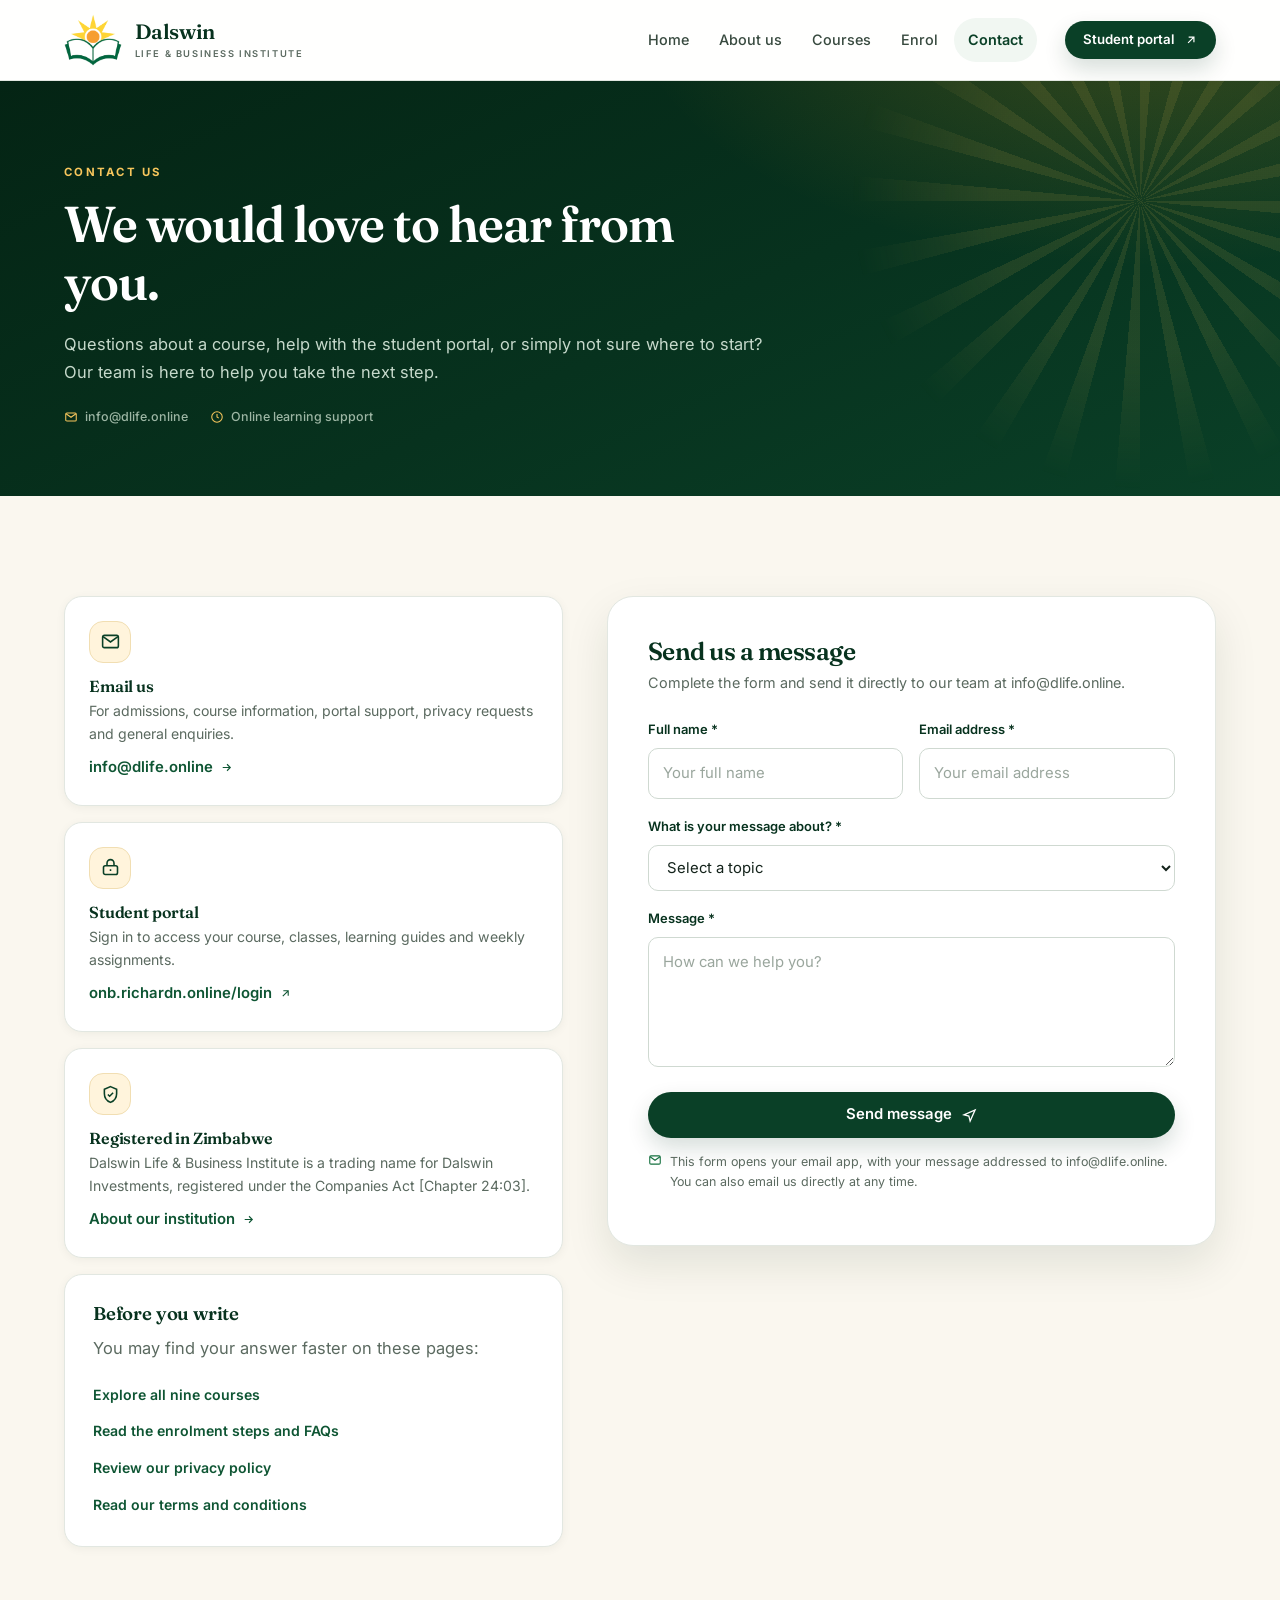
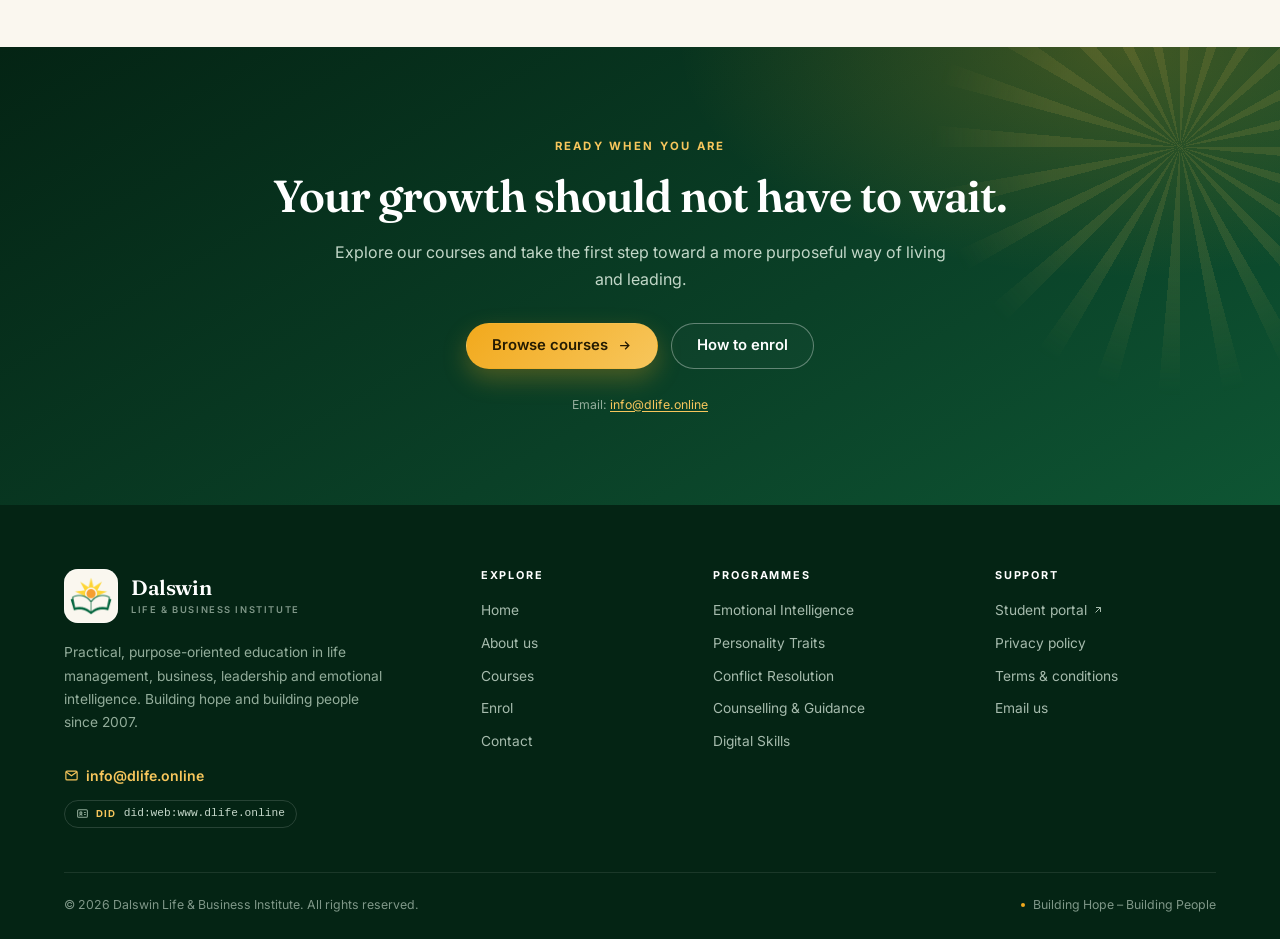
<file: contact.html>
<!DOCTYPE html>
<html lang="en">
<head>
<meta charset="utf-8">
<meta name="viewport" content="width=device-width, initial-scale=1">
<meta name="theme-color" content="#07321E">
<title>Contact Us | Dalswin Life &amp; Business Institute</title>
<meta name="description" content="Contact Dalswin Life & Business Institute. Email info@dlife.online for admissions, course information, student portal support and general enquiries.">
<link rel="icon" type="image/png" href="assets/img/favicon.png">
<link rel="apple-touch-icon" href="assets/img/apple-touch-icon.png">
<link rel="preconnect" href="https://fonts.googleapis.com">
<link rel="preconnect" href="https://fonts.gstatic.com" crossorigin>
<link href="https://fonts.googleapis.com/css2?family=Fraunces:ital,opsz,wght@0,9..144,400;0,9..144,500;0,9..144,600;0,9..144,700;1,9..144,500;1,9..144,600&family=Inter:wght@300;400;500;600;700&display=swap" rel="stylesheet">
<link rel="stylesheet" href="assets/css/styles.css">
<script>document.documentElement.classList.add('js');</script>
<script src="assets/js/main.js" defer></script>
</head>
<body>
<a class="skip-link" href="#main">Skip to content</a>

<header class="site-header">
  <div class="container header-inner">
    <a href="index.html" class="brand" aria-label="Dalswin Life and Business Institute — home">
      <picture>
        <source srcset="assets/img/dlife-emblem.webp" type="image/webp">
        <img src="assets/img/dlife-emblem.png" width="360" height="325" alt="Dalswin Life and Business Institute logo">
      </picture>
      <span class="brand-copy">
        <span class="brand-name">Dalswin</span>
        <span class="brand-sub">Life &amp; Business Institute</span>
      </span>
    </a>

    <nav class="nav" id="mainNav" aria-label="Main navigation">
      <a href="index.html">Home</a>
      <a href="about.html">About us</a>
      <a href="courses.html">Courses</a>
      <a href="enroll.html">Enrol</a>
      <a href="contact.html" aria-current="page">Contact</a>
      <a href="https://onb.richardn.online/login" class="nav-portal" target="_blank" rel="noopener noreferrer">Student portal</a>
    </nav>

    <a href="https://onb.richardn.online/login" class="btn btn-primary btn-sm header-cta" target="_blank" rel="noopener noreferrer">
      Student portal
      <svg width="14" height="14" viewBox="0 0 24 24" fill="none" stroke="currentColor" stroke-width="2" aria-hidden="true"><path d="M7 17 17 7M8 7h9v9"/></svg>
    </a>

    <button class="nav-toggle" type="button" aria-expanded="false" aria-controls="mainNav" aria-label="Open menu">
      <span></span><span></span><span></span>
    </button>
  </div>
</header>

<main id="main">

  <section class="page-hero">
    <div class="container">
      <span class="kicker">Contact us</span>
      <h1>We would love to hear from you.</h1>
      <p class="lead">Questions about a course, help with the student portal, or simply not sure where to start? Our team is here to help you take the next step.</p>
      <div class="page-meta">
        <span>
          <svg width="14" height="14" viewBox="0 0 24 24" fill="none" stroke="currentColor" stroke-width="1.8" aria-hidden="true"><rect x="3" y="5" width="18" height="14" rx="2"/><path d="m3.5 6.5 8.5 6 8.5-6"/></svg>
          info@dlife.online
        </span>
        <span>
          <svg width="14" height="14" viewBox="0 0 24 24" fill="none" stroke="currentColor" stroke-width="1.8" aria-hidden="true"><circle cx="12" cy="12" r="9"/><path d="M12 7v5l3 2"/></svg>
          Online learning support
        </span>
      </div>
    </div>
  </section>

  <section class="section bg-cream">
    <div class="container contact-grid">

      <div class="contact-cards">
        <div class="contact-card reveal">
          <div class="value-icon">
            <svg width="21" height="21" viewBox="0 0 24 24" fill="none" stroke="currentColor" stroke-width="1.8" aria-hidden="true"><rect x="3" y="5" width="18" height="14" rx="2"/><path d="m3.5 6.5 8.5 6 8.5-6"/></svg>
          </div>
          <h3>Email us</h3>
          <p>For admissions, course information, portal support, privacy requests and general enquiries.</p>
          <a class="contact-link" href="mailto:info@dlife.online">
            info@dlife.online
            <svg width="13" height="13" viewBox="0 0 24 24" fill="none" stroke="currentColor" stroke-width="2" aria-hidden="true"><path d="M5 12h14M13 6l6 6-6 6"/></svg>
          </a>
        </div>

        <div class="contact-card reveal">
          <div class="value-icon">
            <svg width="21" height="21" viewBox="0 0 24 24" fill="none" stroke="currentColor" stroke-width="1.8" aria-hidden="true"><rect x="4" y="10" width="16" height="10" rx="2"/><path d="M8 10V7a4 4 0 0 1 8 0v3"/><path d="M12 14v2"/></svg>
          </div>
          <h3>Student portal</h3>
          <p>Sign in to access your course, classes, learning guides and weekly assignments.</p>
          <a class="contact-link" href="https://onb.richardn.online/login" target="_blank" rel="noopener noreferrer">
            onb.richardn.online/login
            <svg width="13" height="13" viewBox="0 0 24 24" fill="none" stroke="currentColor" stroke-width="2" aria-hidden="true"><path d="M7 17 17 7M8 7h9v9"/></svg>
          </a>
        </div>

        <div class="contact-card reveal">
          <div class="value-icon">
            <svg width="21" height="21" viewBox="0 0 24 24" fill="none" stroke="currentColor" stroke-width="1.8" aria-hidden="true"><path d="M12 3l7 3v5c0 4.6-3 8.3-7 10-4-1.7-7-5.4-7-10V6l7-3Z"/><path d="m9 12 2 2 4-4"/></svg>
          </div>
          <h3>Registered in Zimbabwe</h3>
          <p>Dalswin Life &amp; Business Institute is a trading name for Dalswin Investments, registered under the Companies Act [Chapter 24:03].</p>
          <a class="contact-link" href="about.html">
            About our institution
            <svg width="13" height="13" viewBox="0 0 24 24" fill="none" stroke="currentColor" stroke-width="2" aria-hidden="true"><path d="M5 12h14M13 6l6 6-6 6"/></svg>
          </a>
        </div>

        <div class="card reveal">
          <h3>Before you write</h3>
          <p class="muted">You may find your answer faster on these pages:</p>
          <ul class="quick-links">
            <li><a href="courses.html">Explore all nine courses</a></li>
            <li><a href="enroll.html">Read the enrolment steps and FAQs</a></li>
            <li><a href="privacy.html">Review our privacy policy</a></li>
            <li><a href="terms.html">Read our terms and conditions</a></li>
          </ul>
        </div>
      </div>

      <div class="contact-form-card reveal">
        <h2>Send us a message</h2>
        <p>Complete the form and send it directly to our team at info@dlife.online.</p>

        <form data-contact-form action="mailto:info@dlife.online" method="post" enctype="text/plain">
          <div class="form-row">
            <div class="field">
              <label for="contact-name">Full name <span aria-hidden="true">*</span></label>
              <input id="contact-name" name="name" type="text" autocomplete="name" placeholder="Your full name" required>
            </div>
            <div class="field">
              <label for="contact-email">Email address <span aria-hidden="true">*</span></label>
              <input id="contact-email" name="email" type="email" autocomplete="email" placeholder="Your email address" required>
            </div>
          </div>

          <div class="field">
            <label for="contact-topic">What is your message about? <span aria-hidden="true">*</span></label>
            <select id="contact-topic" name="topic" required>
              <option value="">Select a topic</option>
              <option value="General enquiry">General enquiry</option>
              <option value="Admissions and enrolment">Admissions and enrolment</option>
              <option value="Course information">Course information</option>
              <option value="Student portal support">Student portal support</option>
              <option value="Privacy and data requests">Privacy and data requests</option>
              <option value="Terms and conditions">Terms and conditions</option>
            </select>
          </div>

          <div class="field">
            <label for="contact-message">Message <span aria-hidden="true">*</span></label>
            <textarea id="contact-message" name="message" placeholder="How can we help you?" required></textarea>
          </div>

          <button type="submit" class="btn btn-primary btn-block">
            Send message
            <svg width="15" height="15" viewBox="0 0 24 24" fill="none" stroke="currentColor" stroke-width="2" aria-hidden="true"><path d="m3 11 18-8-8 18-2-8-8-2Z"/></svg>
          </button>

          <p class="form-note">
            <svg width="14" height="14" viewBox="0 0 24 24" fill="none" stroke="currentColor" stroke-width="1.9" aria-hidden="true"><rect x="3" y="5" width="18" height="14" rx="2"/><path d="m3.5 6.5 8.5 6 8.5-6"/></svg>
            This form opens your email app, with your message addressed to info@dlife.online. You can also email us directly at any time.
          </p>
          <div class="form-status" role="status" aria-live="polite" data-form-status></div>
        </form>
      </div>

    </div>
  </section>

  <section class="cta-band">
    <div class="container cta-inner">
      <span class="kicker kicker--light">Ready when you are</span>
      <h2>Your growth should not have to wait.</h2>
      <p>Explore our courses and take the first step toward a more purposeful way of living and leading.</p>
      <div class="cta-actions">
        <a href="courses.html" class="btn btn-gold">Browse courses
          <svg width="15" height="15" viewBox="0 0 24 24" fill="none" stroke="currentColor" stroke-width="2" aria-hidden="true"><path d="M5 12h14M13 6l6 6-6 6"/></svg>
        </a>
        <a href="enroll.html" class="btn btn-ghost">How to enrol</a>
      </div>
      <div class="cta-meta">
        <span>Email: <a href="mailto:info@dlife.online">info@dlife.online</a></span>
      </div>
    </div>
  </section>

</main>

<footer class="site-footer">
  <div class="container">
    <div class="footer-main">
      <div class="footer-brand">
        <a href="index.html" class="brand" aria-label="Dalswin Life and Business Institute — home">
          <span class="footer-logo">
            <picture>
              <source srcset="assets/img/dlife-emblem.webp" type="image/webp">
              <img src="assets/img/dlife-emblem.png" width="360" height="325" alt="">
            </picture>
          </span>
          <span class="brand-copy">
            <span class="brand-name">Dalswin</span>
            <span class="brand-sub">Life &amp; Business Institute</span>
          </span>
        </a>
        <p>Practical, purpose-oriented education in life management, business, leadership and emotional intelligence. Building hope and building people since 2007.</p>
        <a class="footer-email" href="mailto:info@dlife.online">
          <svg width="15" height="15" viewBox="0 0 24 24" fill="none" stroke="currentColor" stroke-width="1.9" aria-hidden="true"><rect x="3" y="5" width="18" height="14" rx="2"/><path d="m3.5 6.5 8.5 6 8.5-6"/></svg>
          info@dlife.online
        </a>
        <a class="footer-did" href="https://www.dlife.online/.well-known/did.json" target="_blank" rel="noopener noreferrer" aria-label="DID document for www.dlife.online (opens JSON)">
          <svg width="13" height="13" viewBox="0 0 24 24" fill="none" stroke="currentColor" stroke-width="1.9" aria-hidden="true"><rect x="3" y="5" width="18" height="14" rx="2"/><circle cx="9" cy="11" r="2"/><path d="M6.5 16c.5-1.4 1.4-2 2.5-2s2 .6 2.5 2M15 10h3M15 14h3"/></svg>
          <span class="footer-did-label">DID</span>
          <code>did:web:www.dlife.online</code>
        </a>
      </div>

      <div>
        <h3>Explore</h3>
        <ul class="footer-links">
          <li><a href="index.html">Home</a></li>
          <li><a href="about.html">About us</a></li>
          <li><a href="courses.html">Courses</a></li>
          <li><a href="enroll.html">Enrol</a></li>
          <li><a href="contact.html">Contact</a></li>
        </ul>
      </div>

      <div>
        <h3>Programmes</h3>
        <ul class="footer-links">
          <li><a href="courses.html#emotional-intelligence">Emotional Intelligence</a></li>
          <li><a href="courses.html#personality-development">Personality Traits</a></li>
          <li><a href="courses.html#conflict-resolution">Conflict Resolution</a></li>
          <li><a href="courses.html#counselling-guidance">Counselling &amp; Guidance</a></li>
          <li><a href="courses.html#computer-literacy">Digital Skills</a></li>
        </ul>
      </div>

      <div>
        <h3>Support</h3>
        <ul class="footer-links">
          <li><a class="external" href="https://onb.richardn.online/login" target="_blank" rel="noopener noreferrer">Student portal
            <svg width="12" height="12" viewBox="0 0 24 24" fill="none" stroke="currentColor" stroke-width="2" aria-hidden="true"><path d="M7 17 17 7M8 7h9v9"/></svg>
          </a></li>
          <li><a href="privacy.html">Privacy policy</a></li>
          <li><a href="terms.html">Terms &amp; conditions</a></li>
          <li><a href="mailto:info@dlife.online">Email us</a></li>
        </ul>
      </div>
    </div>

    <div class="footer-bottom">
      <span>© <span data-year>2026</span> Dalswin Life &amp; Business Institute. All rights reserved.</span>
      <span class="footnote"><span class="dot"></span>Building Hope – Building People</span>
    </div>
  </div>
</footer>
</body>
</html>
</file>
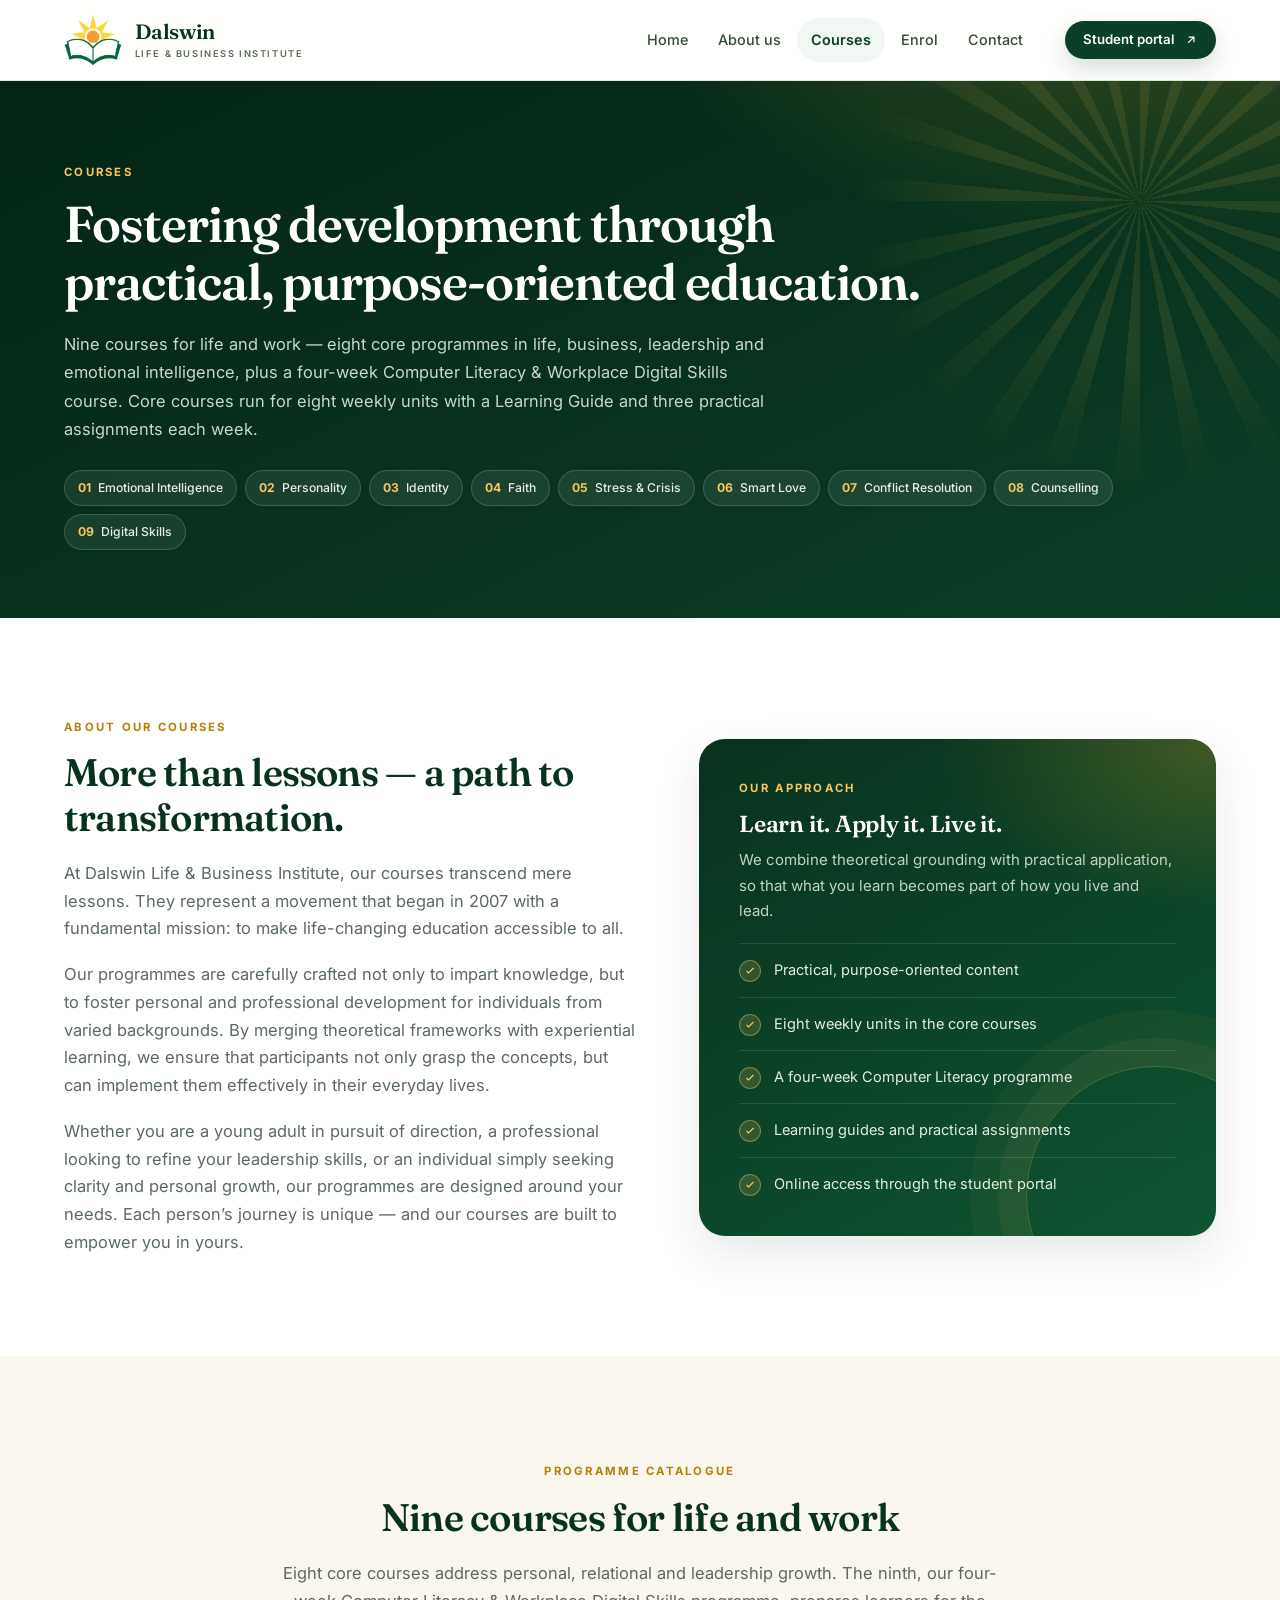
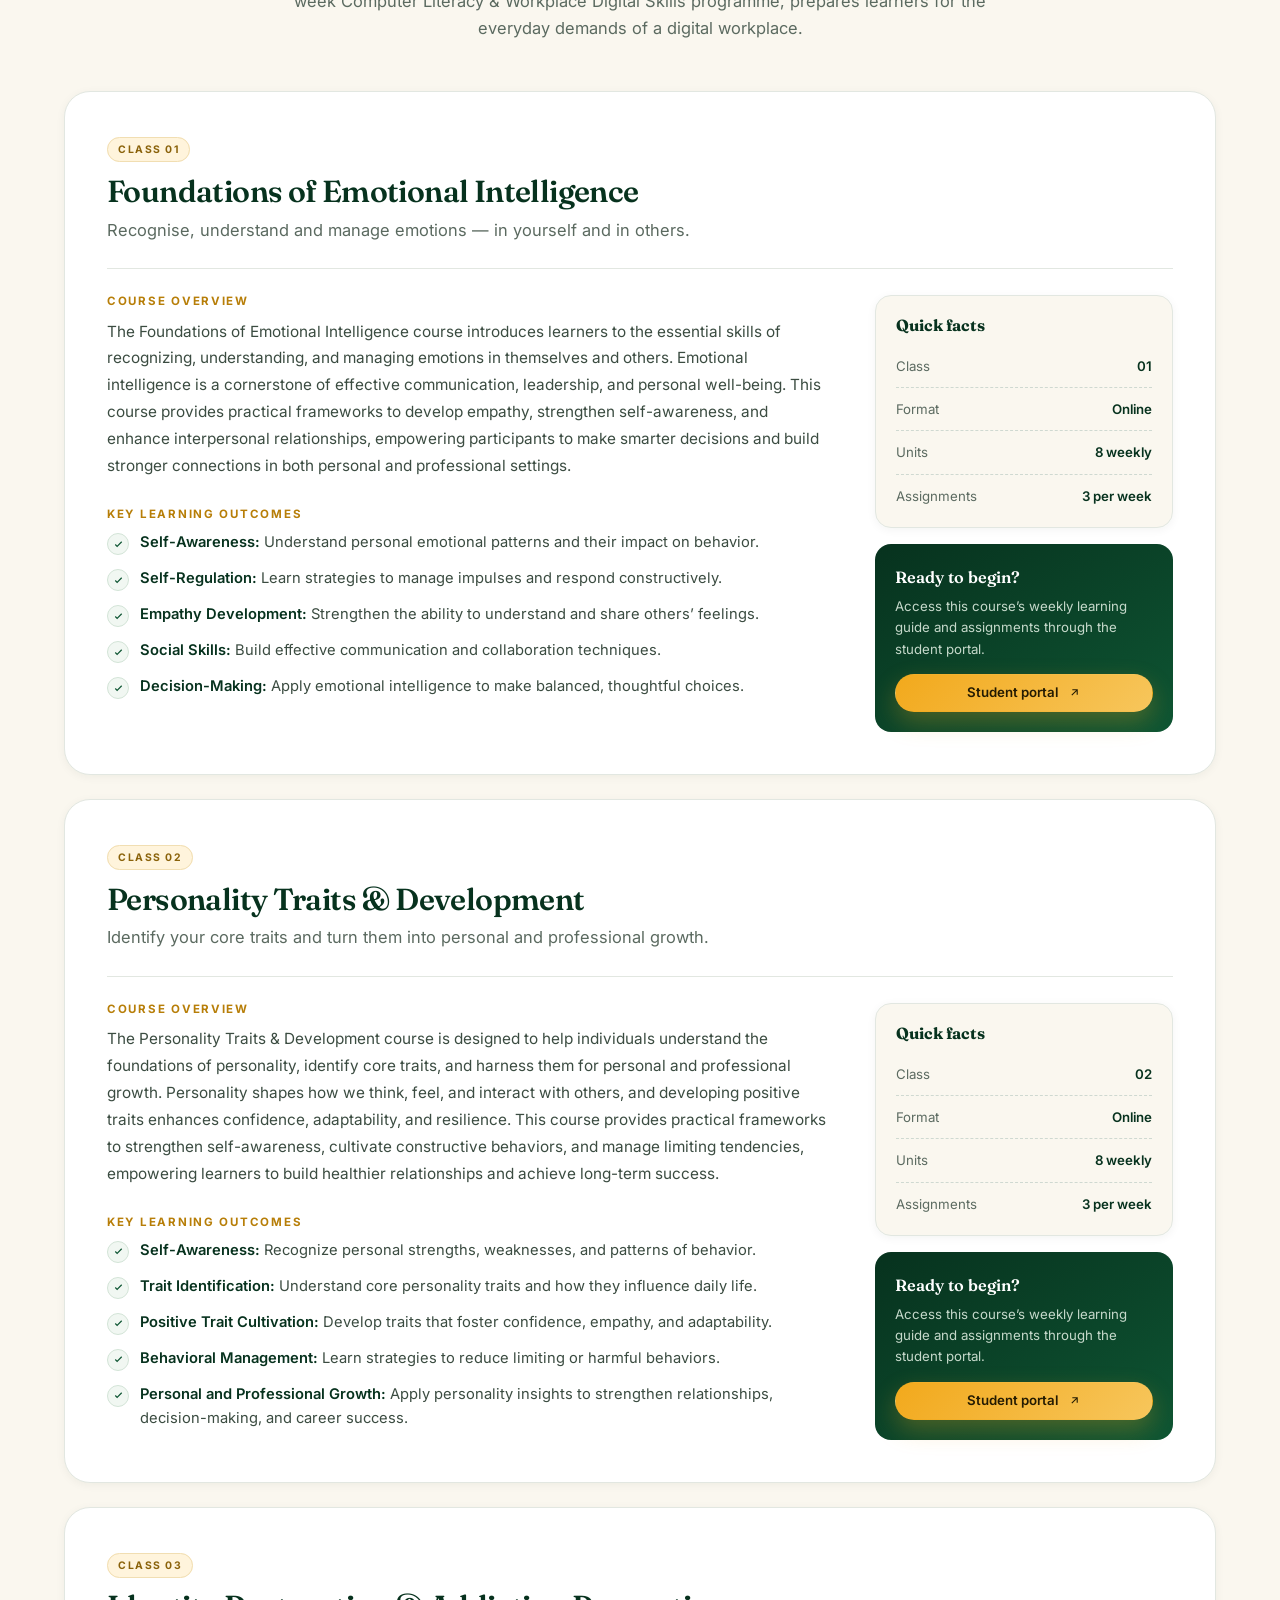
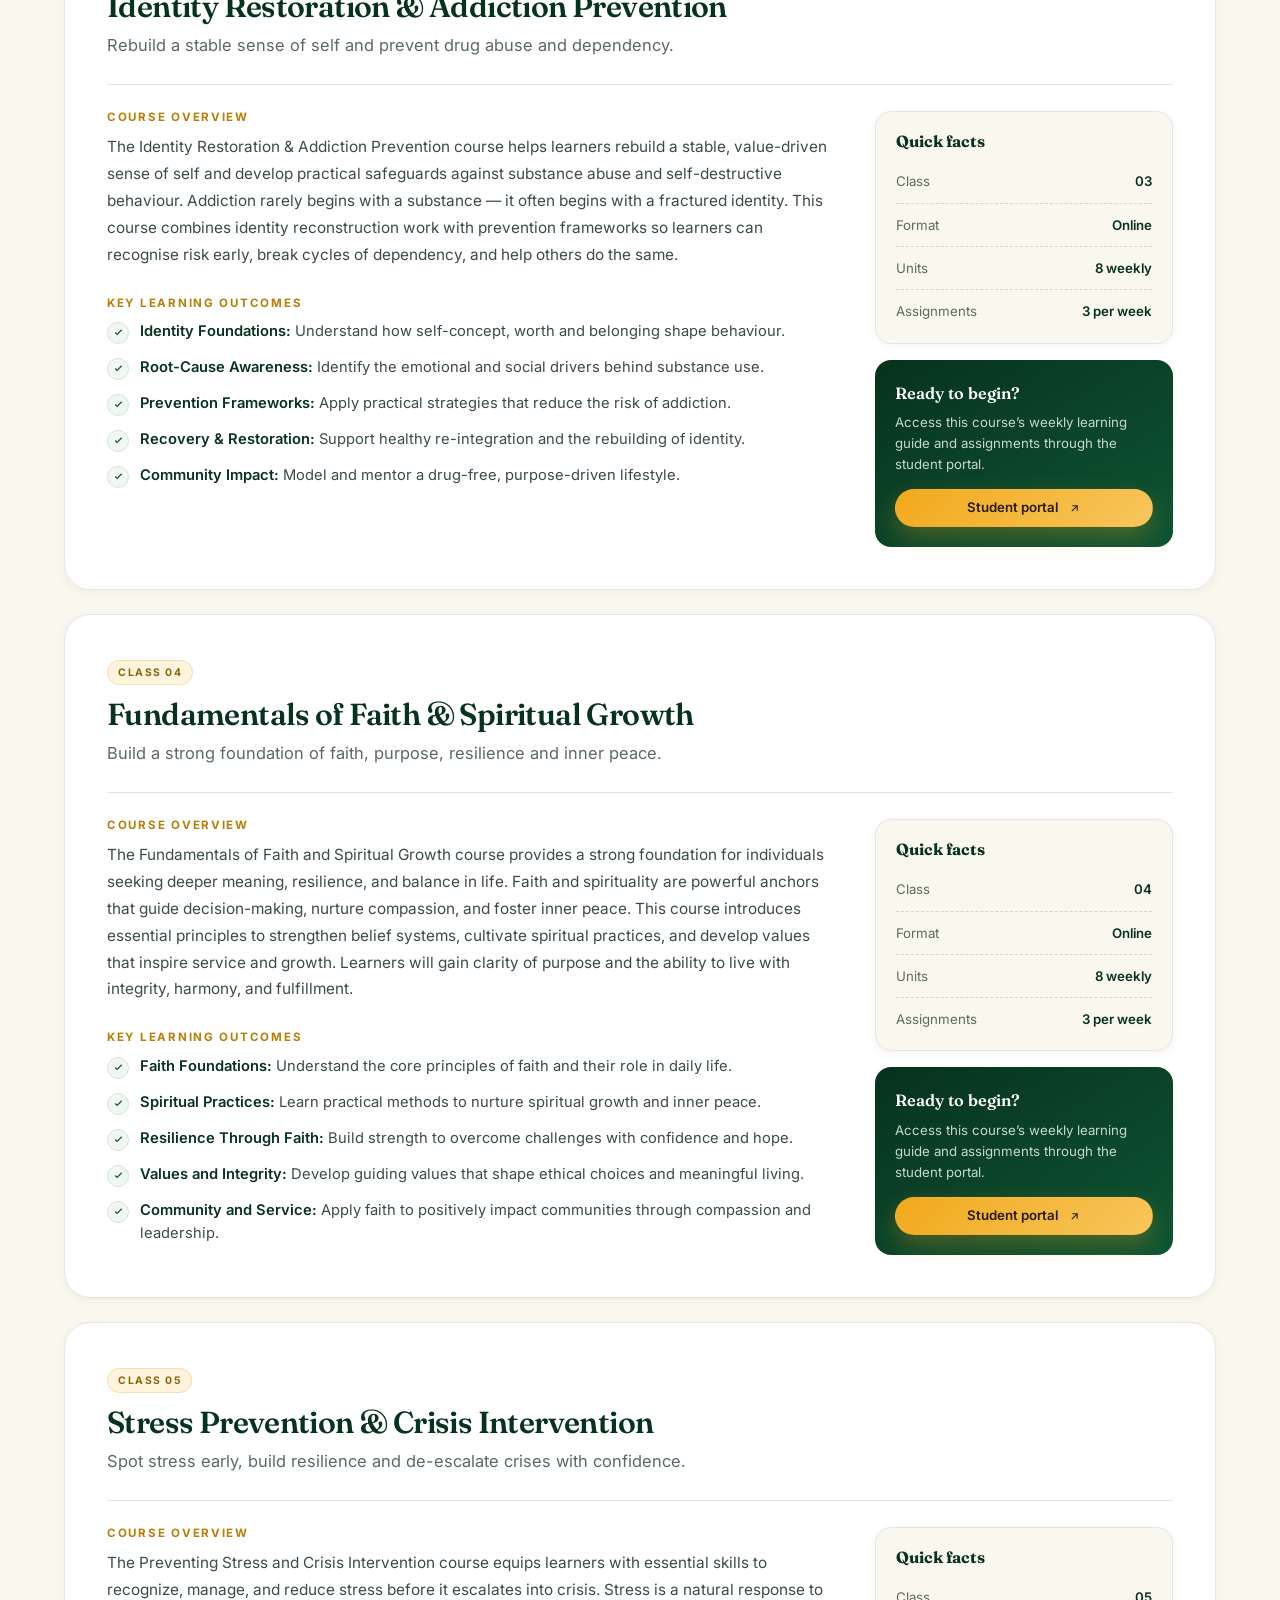
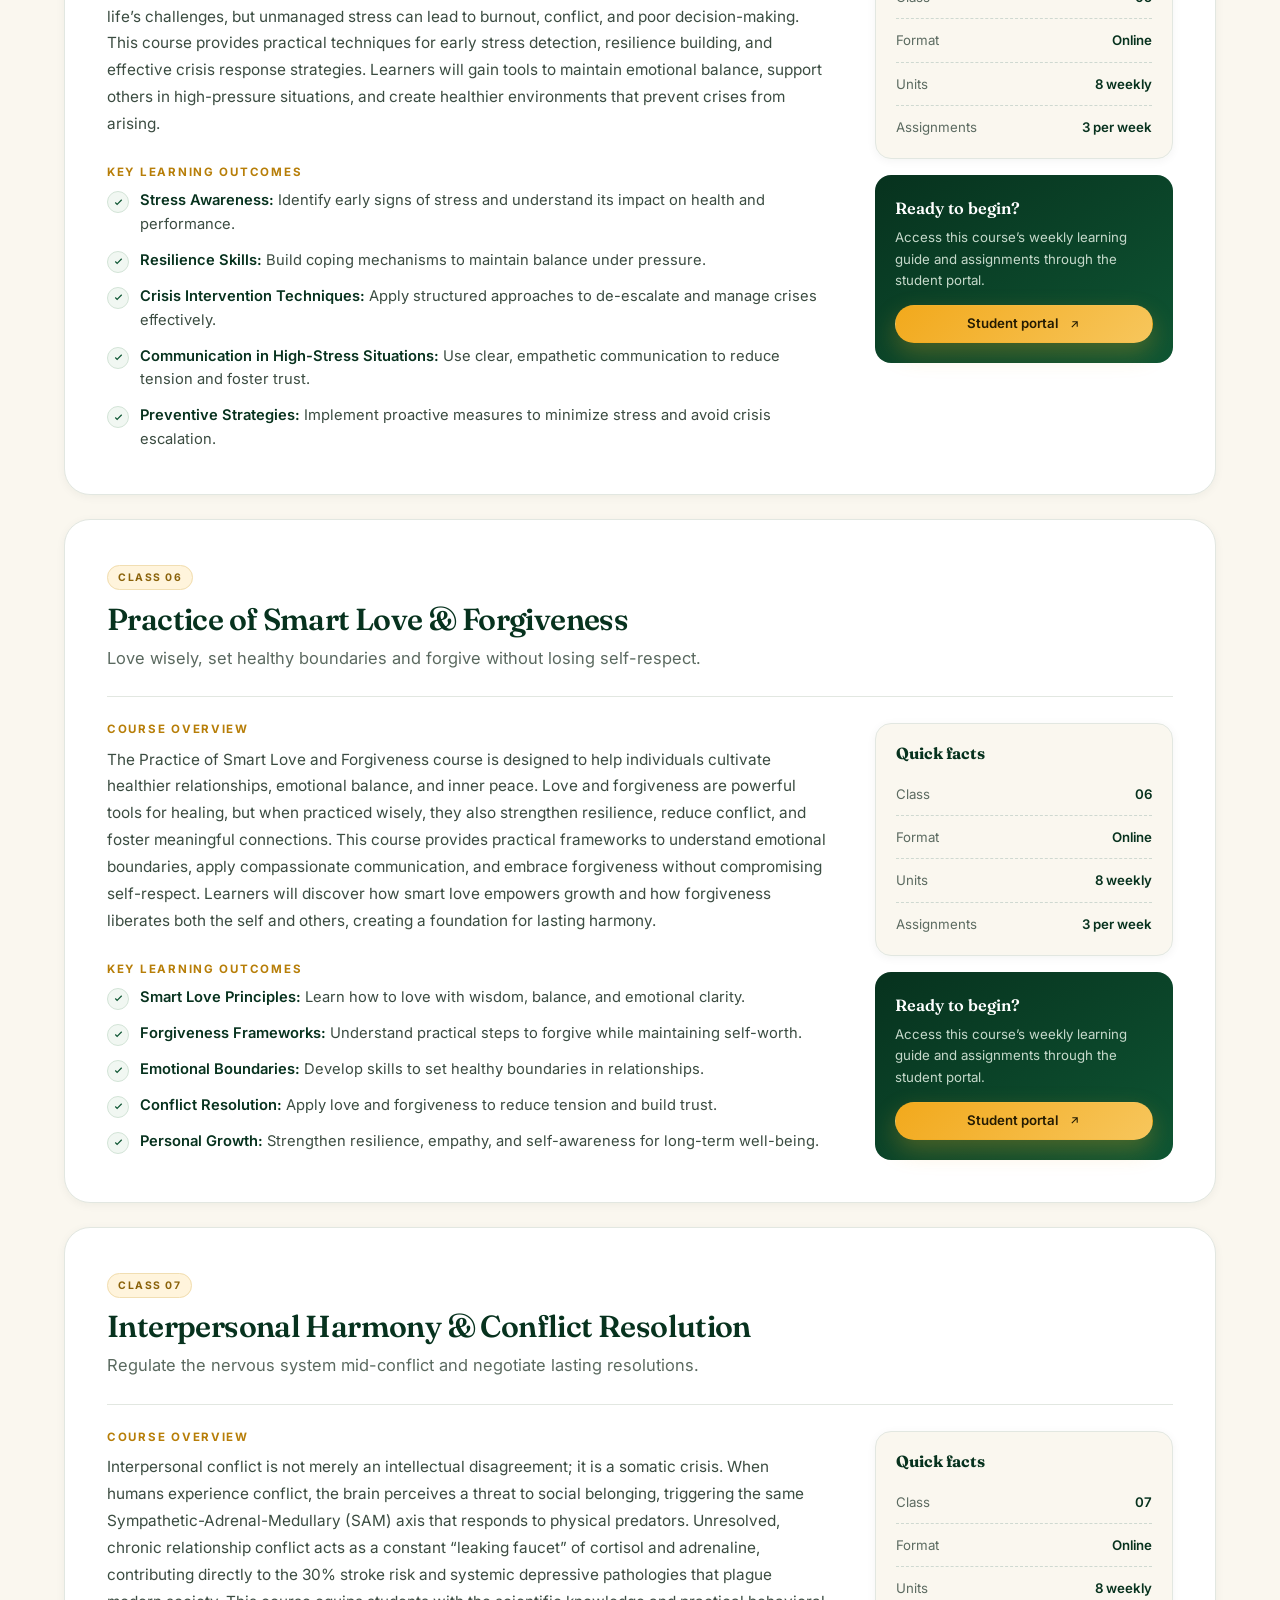
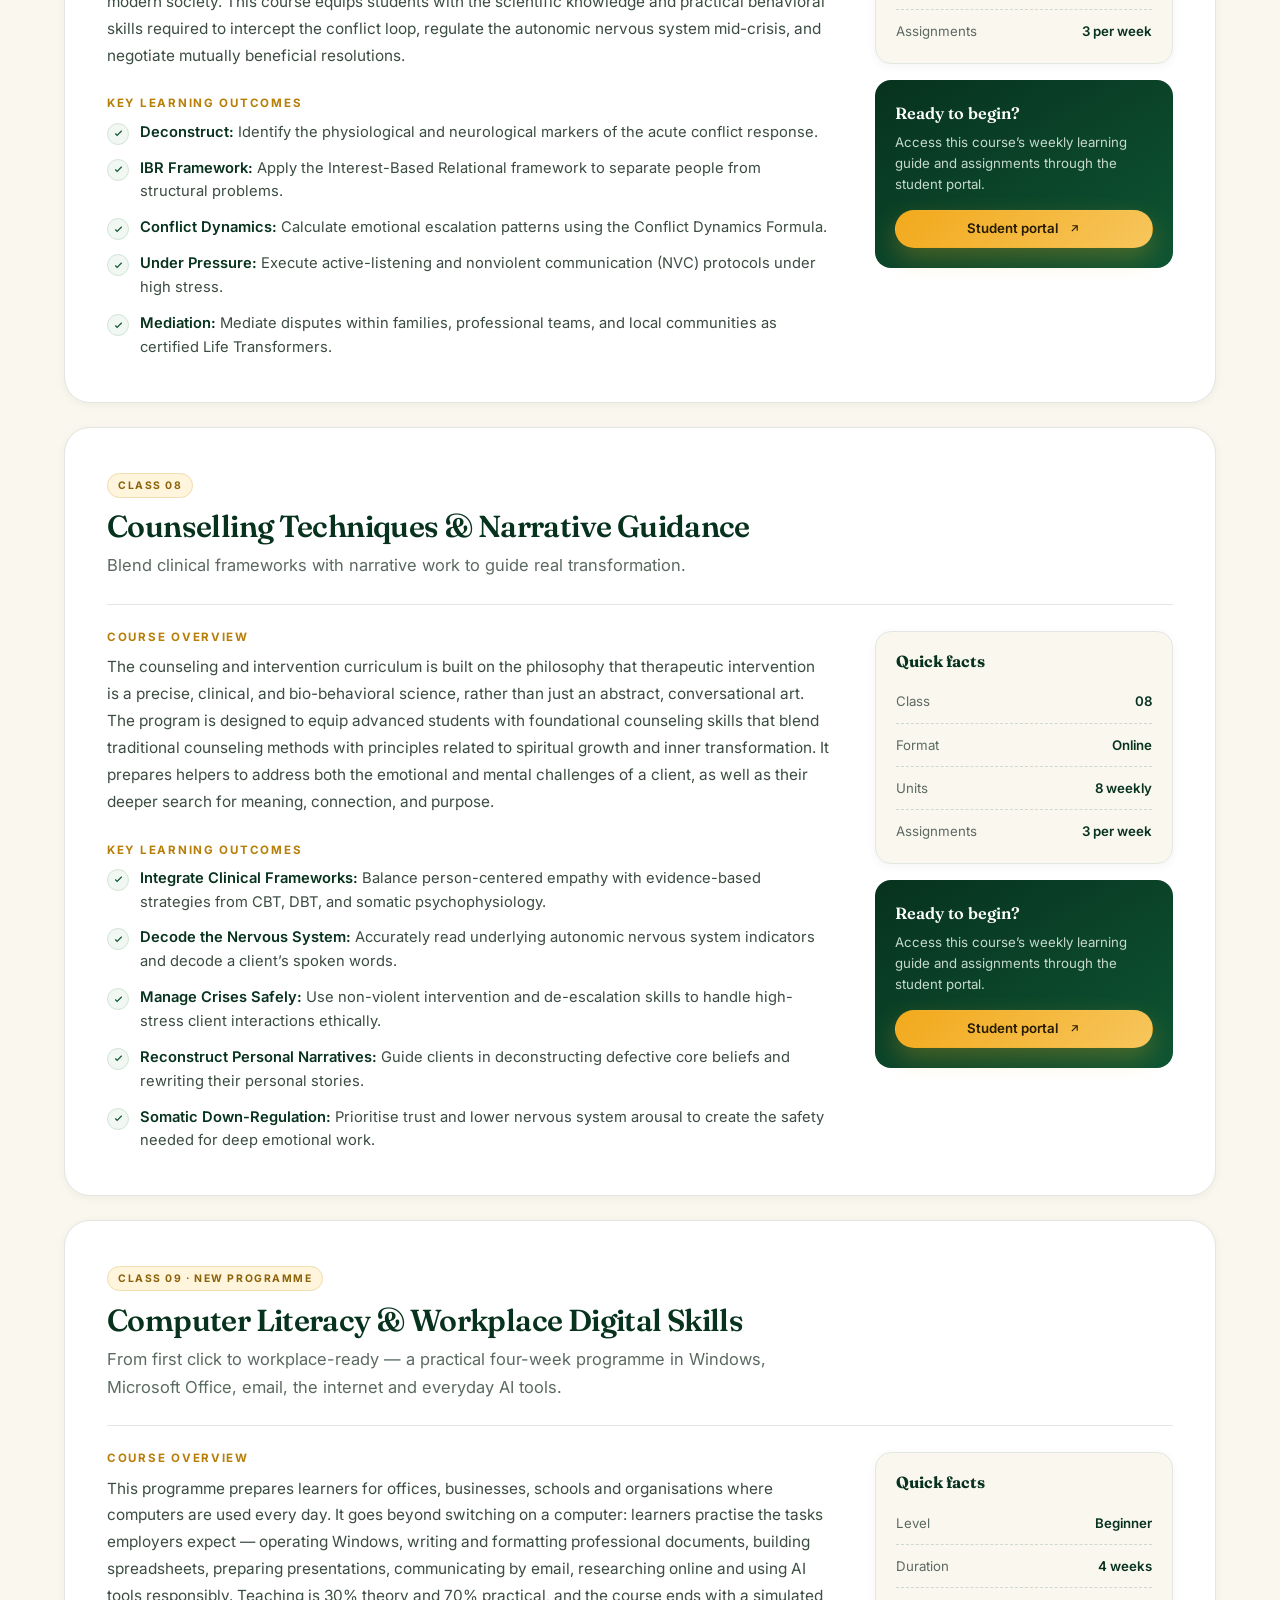
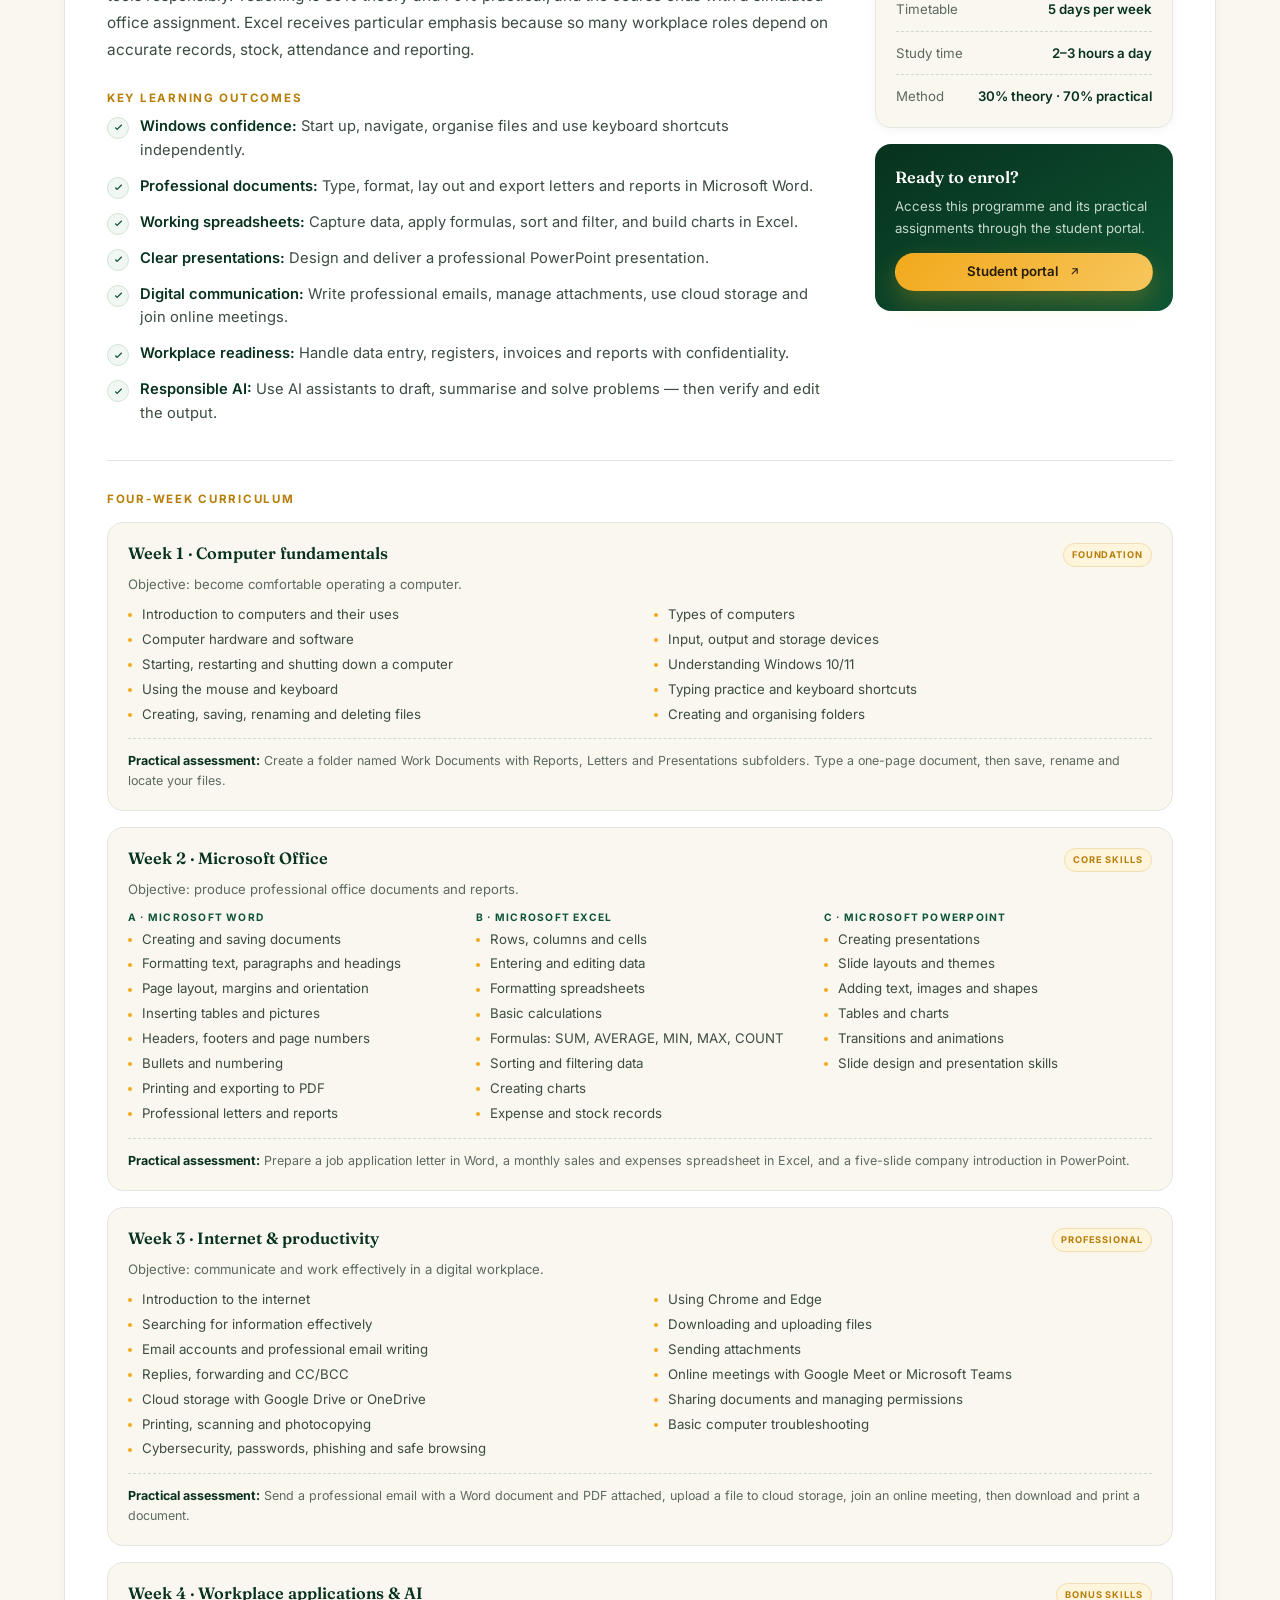
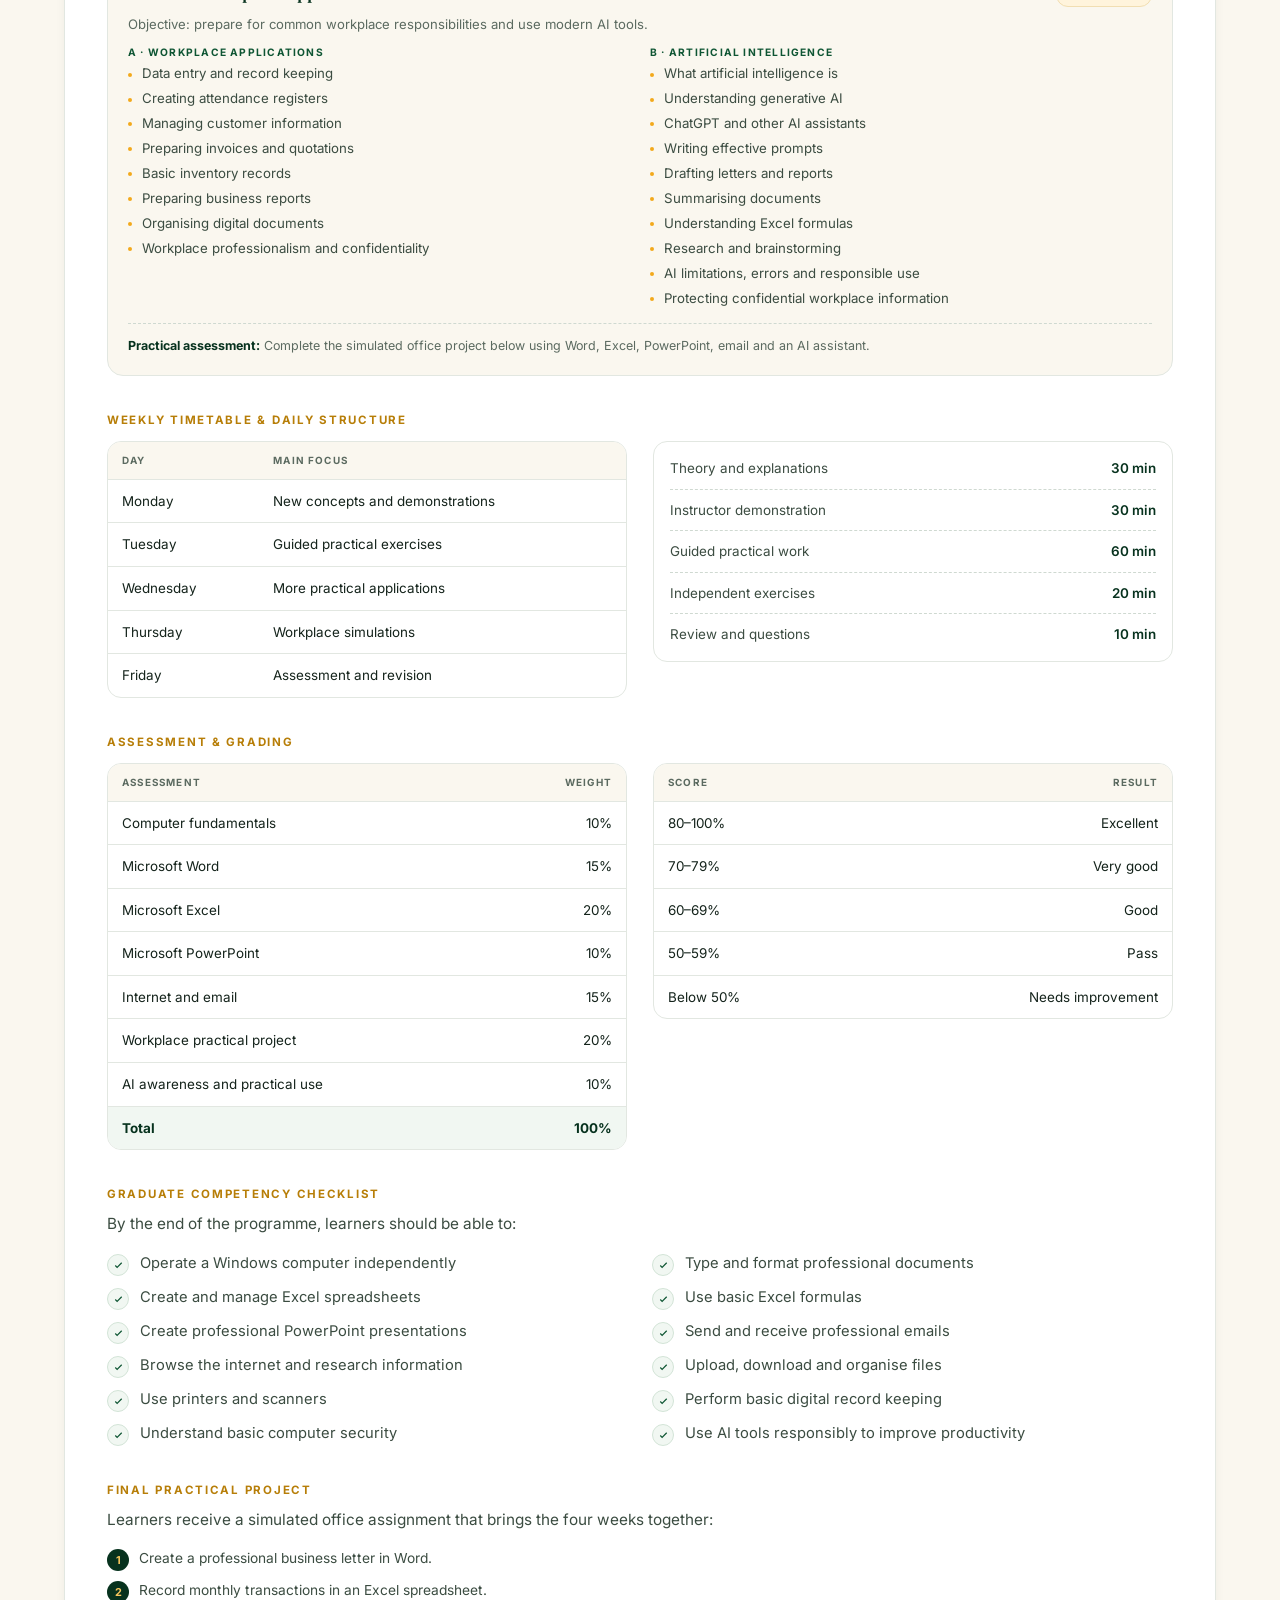
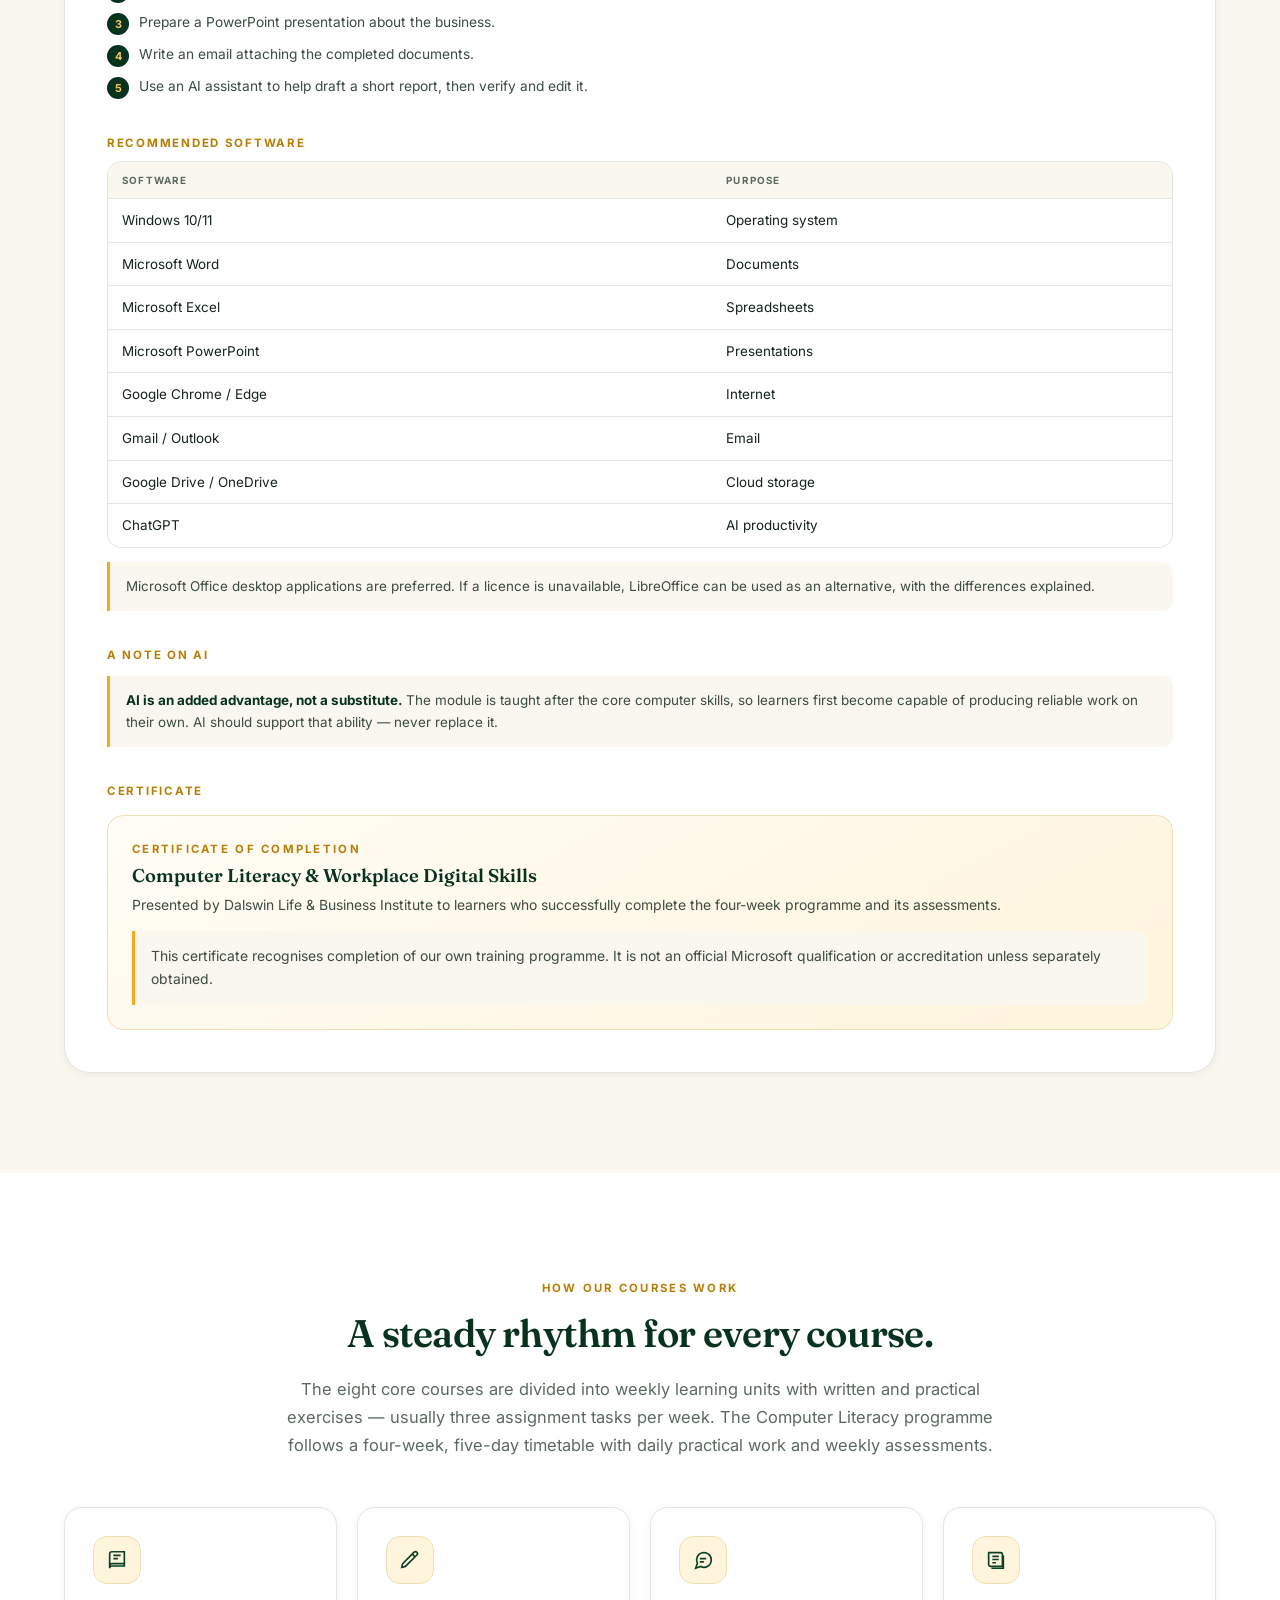
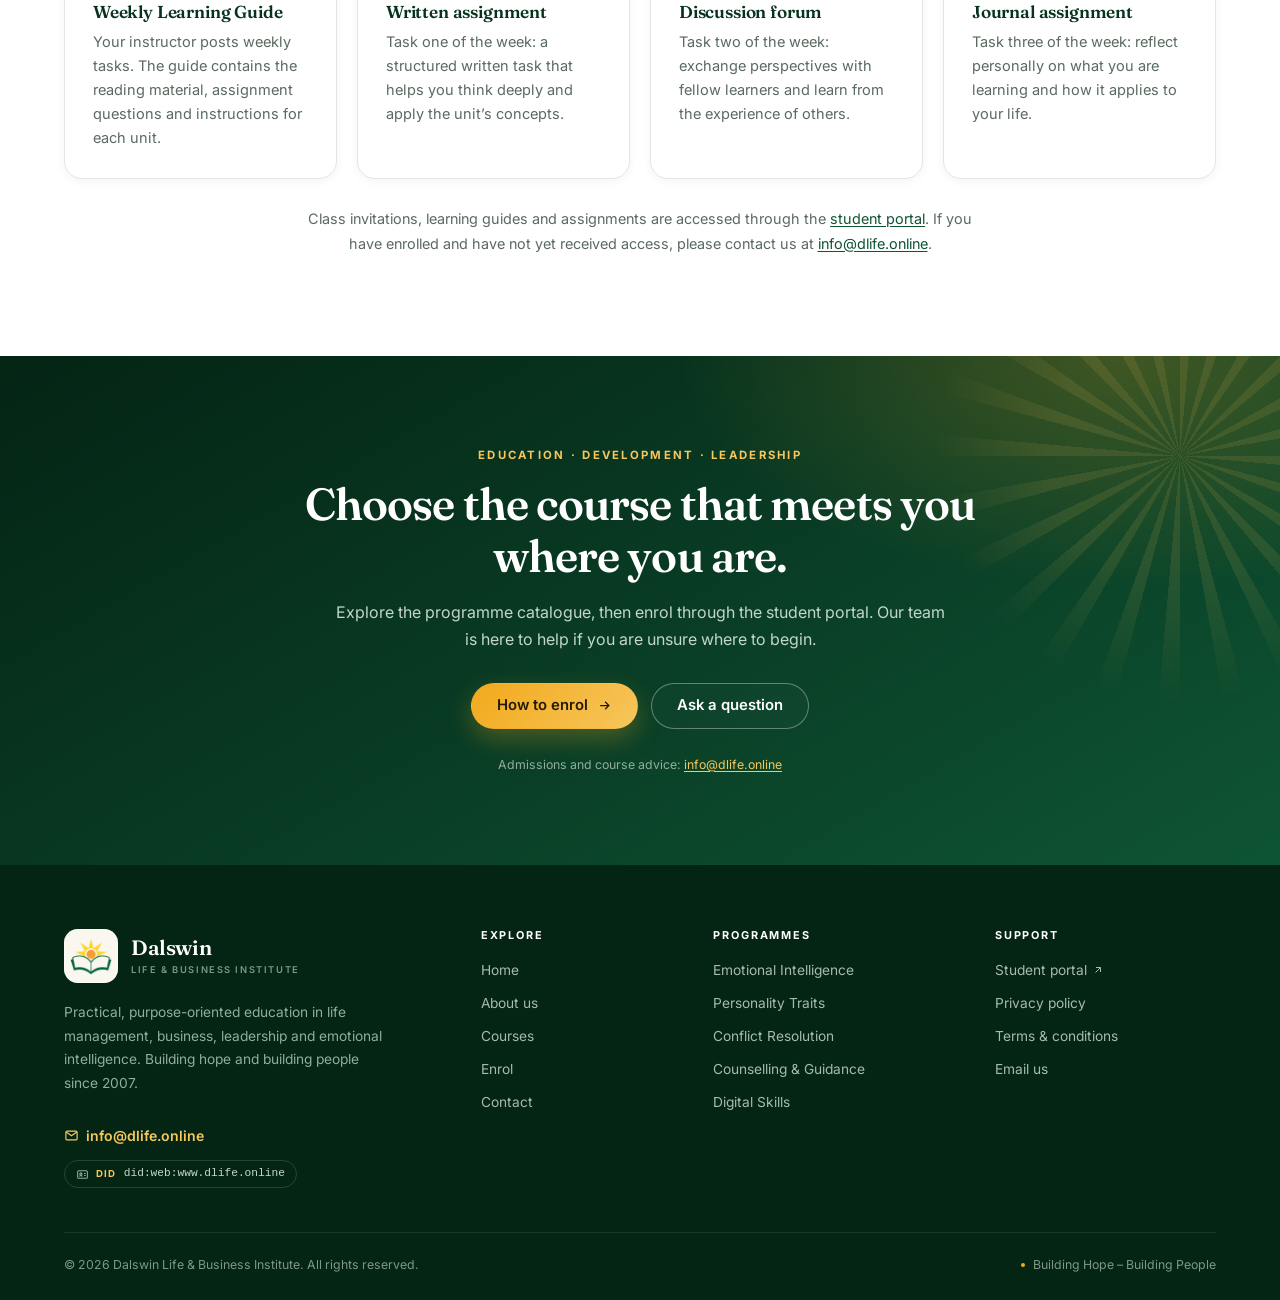
<file: courses.html>
<!DOCTYPE html>
<html lang="en">
<head>
<meta charset="utf-8">
<meta name="viewport" content="width=device-width, initial-scale=1">
<meta name="theme-color" content="#07321E">
<title>Courses | Dalswin Life &amp; Business Institute</title>
<meta name="description" content="Explore nine practical online courses in emotional intelligence, personality development, relationships, counselling and workplace digital skills, including Windows, Microsoft Office and AI.">
<link rel="icon" type="image/png" href="assets/img/favicon.png">
<link rel="apple-touch-icon" href="assets/img/apple-touch-icon.png">
<link rel="preconnect" href="https://fonts.googleapis.com">
<link rel="preconnect" href="https://fonts.gstatic.com" crossorigin>
<link href="https://fonts.googleapis.com/css2?family=Fraunces:ital,opsz,wght@0,9..144,400;0,9..144,500;0,9..144,600;0,9..144,700;1,9..144,500;1,9..144,600&family=Inter:wght@300;400;500;600;700&display=swap" rel="stylesheet">
<link rel="stylesheet" href="assets/css/styles.css">
<script>document.documentElement.classList.add('js');</script>
<script src="assets/js/main.js" defer></script>
</head>
<body>
<a class="skip-link" href="#main">Skip to content</a>

<header class="site-header">
  <div class="container header-inner">
    <a href="index.html" class="brand" aria-label="Dalswin Life and Business Institute — home">
      <picture>
        <source srcset="assets/img/dlife-emblem.webp" type="image/webp">
        <img src="assets/img/dlife-emblem.png" width="360" height="325" alt="Dalswin Life and Business Institute logo">
      </picture>
      <span class="brand-copy">
        <span class="brand-name">Dalswin</span>
        <span class="brand-sub">Life &amp; Business Institute</span>
      </span>
    </a>

    <nav class="nav" id="mainNav" aria-label="Main navigation">
      <a href="index.html">Home</a>
      <a href="about.html">About us</a>
      <a href="courses.html" aria-current="page">Courses</a>
      <a href="enroll.html">Enrol</a>
      <a href="contact.html">Contact</a>
      <a href="https://onb.richardn.online/login" class="nav-portal" target="_blank" rel="noopener noreferrer">Student portal</a>
    </nav>

    <a href="https://onb.richardn.online/login" class="btn btn-primary btn-sm header-cta" target="_blank" rel="noopener noreferrer">
      Student portal
      <svg width="14" height="14" viewBox="0 0 24 24" fill="none" stroke="currentColor" stroke-width="2" aria-hidden="true"><path d="M7 17 17 7M8 7h9v9"/></svg>
    </a>

    <button class="nav-toggle" type="button" aria-expanded="false" aria-controls="mainNav" aria-label="Open menu">
      <span></span><span></span><span></span>
    </button>
  </div>
</header>

<main id="main">

  <section class="page-hero page-hero--wide">
    <div class="container">
      <span class="kicker">Courses</span>
      <h1>Fostering development through practical, purpose-oriented education.</h1>
      <p class="lead">Nine courses for life and work — eight core programmes in life, business, leadership and emotional intelligence, plus a four-week Computer Literacy &amp; Workplace Digital Skills course. Core courses run for eight weekly units with a Learning Guide and three practical assignments each week.</p>
      <nav class="course-index" aria-label="Jump to a course">
        <a href="#emotional-intelligence"><b>01</b>Emotional Intelligence</a>
        <a href="#personality-development"><b>02</b>Personality</a>
        <a href="#identity-restoration"><b>03</b>Identity</a>
        <a href="#faith-spiritual-growth"><b>04</b>Faith</a>
        <a href="#stress-prevention"><b>05</b>Stress &amp; Crisis</a>
        <a href="#smart-love-forgiveness"><b>06</b>Smart Love</a>
        <a href="#conflict-resolution"><b>07</b>Conflict Resolution</a>
        <a href="#counselling-guidance"><b>08</b>Counselling</a>
        <a href="#computer-literacy"><b>09</b>Digital Skills</a>
      </nav>
    </div>
  </section>

  <!-- About our courses -->
  <section class="section bg-white">
    <div class="container split">
      <div class="reveal">
        <span class="kicker">About our courses</span>
        <h2>More than lessons — a path to transformation.</h2>
        <p>At Dalswin Life &amp; Business Institute, our courses transcend mere lessons. They represent a movement that began in 2007 with a fundamental mission: to make life-changing education accessible to all.</p>
        <p>Our programmes are carefully crafted not only to impart knowledge, but to foster personal and professional development for individuals from varied backgrounds. By merging theoretical frameworks with experiential learning, we ensure that participants not only grasp the concepts, but can implement them effectively in their everyday lives.</p>
        <p>Whether you are a young adult in pursuit of direction, a professional looking to refine your leadership skills, or an individual simply seeking clarity and personal growth, our programmes are designed around your needs. Each person’s journey is unique — and our courses are built to empower you in yours.</p>
      </div>

      <div class="identity-panel reveal">
        <span class="kicker kicker--light">Our approach</span>
        <h3>Learn it. Apply it. Live it.</h3>
        <p>We combine theoretical grounding with practical application, so that what you learn becomes part of how you live and lead.</p>
        <ul class="value-list">
          <li><span class="tick"><svg width="12" height="12" viewBox="0 0 24 24" fill="none" stroke="currentColor" stroke-width="2.4" aria-hidden="true"><path d="m5 12 4 4L19 6"/></svg></span>Practical, purpose-oriented content</li>
          <li><span class="tick"><svg width="12" height="12" viewBox="0 0 24 24" fill="none" stroke="currentColor" stroke-width="2.4" aria-hidden="true"><path d="m5 12 4 4L19 6"/></svg></span>Eight weekly units in the core courses</li>
          <li><span class="tick"><svg width="12" height="12" viewBox="0 0 24 24" fill="none" stroke="currentColor" stroke-width="2.4" aria-hidden="true"><path d="m5 12 4 4L19 6"/></svg></span>A four-week Computer Literacy programme</li>
          <li><span class="tick"><svg width="12" height="12" viewBox="0 0 24 24" fill="none" stroke="currentColor" stroke-width="2.4" aria-hidden="true"><path d="m5 12 4 4L19 6"/></svg></span>Learning guides and practical assignments</li>
          <li><span class="tick"><svg width="12" height="12" viewBox="0 0 24 24" fill="none" stroke="currentColor" stroke-width="2.4" aria-hidden="true"><path d="m5 12 4 4L19 6"/></svg></span>Online access through the student portal</li>
        </ul>
      </div>
    </div>
  </section>

  <!-- Catalogue -->
  <section class="section bg-cream">
    <div class="container">
      <div class="section-head center reveal">
        <span class="kicker">Programme catalogue</span>
        <h2>Nine courses for life and work</h2>
        <p>Eight core courses address personal, relational and leadership growth. The ninth, our four-week Computer Literacy &amp; Workplace Digital Skills programme, prepares learners for the everyday demands of a digital workplace.</p>
      </div>

      <div class="course-list">

        <article class="course-detail reveal" id="emotional-intelligence">
          <div class="course-detail__head">
            <span class="course-code">Class 01</span>
            <h2>Foundations of Emotional Intelligence</h2>
            <p>Recognise, understand and manage emotions — in yourself and in others.</p>
          </div>
          <div class="course-detail__grid">
            <div>
              <h3>Course overview</h3>
              <p class="course-overview">The Foundations of Emotional Intelligence course introduces learners to the essential skills of recognizing, understanding, and managing emotions in themselves and others. Emotional intelligence is a cornerstone of effective communication, leadership, and personal well-being. This course provides practical frameworks to develop empathy, strengthen self-awareness, and enhance interpersonal relationships, empowering participants to make smarter decisions and build stronger connections in both personal and professional settings.</p>
              <h3>Key learning outcomes</h3>
              <ul class="tick-list">
                <li><span class="tick"><svg width="11" height="11" viewBox="0 0 24 24" fill="none" stroke="currentColor" stroke-width="2.6" aria-hidden="true"><path d="m5 12 4 4L19 6"/></svg></span><span><strong>Self-Awareness:</strong> Understand personal emotional patterns and their impact on behavior.</span></li>
                <li><span class="tick"><svg width="11" height="11" viewBox="0 0 24 24" fill="none" stroke="currentColor" stroke-width="2.6" aria-hidden="true"><path d="m5 12 4 4L19 6"/></svg></span><span><strong>Self-Regulation:</strong> Learn strategies to manage impulses and respond constructively.</span></li>
                <li><span class="tick"><svg width="11" height="11" viewBox="0 0 24 24" fill="none" stroke="currentColor" stroke-width="2.6" aria-hidden="true"><path d="m5 12 4 4L19 6"/></svg></span><span><strong>Empathy Development:</strong> Strengthen the ability to understand and share others’ feelings.</span></li>
                <li><span class="tick"><svg width="11" height="11" viewBox="0 0 24 24" fill="none" stroke="currentColor" stroke-width="2.6" aria-hidden="true"><path d="m5 12 4 4L19 6"/></svg></span><span><strong>Social Skills:</strong> Build effective communication and collaboration techniques.</span></li>
                <li><span class="tick"><svg width="11" height="11" viewBox="0 0 24 24" fill="none" stroke="currentColor" stroke-width="2.6" aria-hidden="true"><path d="m5 12 4 4L19 6"/></svg></span><span><strong>Decision-Making:</strong> Apply emotional intelligence to make balanced, thoughtful choices.</span></li>
              </ul>
            </div>
            <aside class="course-aside">
              <div class="facts-card">
                <h3>Quick facts</h3>
                <ul class="facts">
                  <li><span>Class</span><b>01</b></li>
                  <li><span>Format</span><b>Online</b></li>
                  <li><span>Units</span><b>8 weekly</b></li>
                  <li><span>Assignments</span><b>3 per week</b></li>
                </ul>
              </div>
              <div class="aside-note">
                <strong>Ready to begin?</strong>
                Access this course’s weekly learning guide and assignments through the student portal.
                <a href="https://onb.richardn.online/login" class="btn btn-gold btn-sm btn-block" target="_blank" rel="noopener noreferrer">Student portal
                  <svg width="13" height="13" viewBox="0 0 24 24" fill="none" stroke="currentColor" stroke-width="2" aria-hidden="true"><path d="M7 17 17 7M8 7h9v9"/></svg>
                </a>
              </div>
            </aside>
          </div>
        </article>

        <article class="course-detail reveal" id="personality-development">
          <div class="course-detail__head">
            <span class="course-code">Class 02</span>
            <h2>Personality Traits &amp; Development</h2>
            <p>Identify your core traits and turn them into personal and professional growth.</p>
          </div>
          <div class="course-detail__grid">
            <div>
              <h3>Course overview</h3>
              <p class="course-overview">The Personality Traits &amp; Development course is designed to help individuals understand the foundations of personality, identify core traits, and harness them for personal and professional growth. Personality shapes how we think, feel, and interact with others, and developing positive traits enhances confidence, adaptability, and resilience. This course provides practical frameworks to strengthen self-awareness, cultivate constructive behaviors, and manage limiting tendencies, empowering learners to build healthier relationships and achieve long-term success.</p>
              <h3>Key learning outcomes</h3>
              <ul class="tick-list">
                <li><span class="tick"><svg width="11" height="11" viewBox="0 0 24 24" fill="none" stroke="currentColor" stroke-width="2.6" aria-hidden="true"><path d="m5 12 4 4L19 6"/></svg></span><span><strong>Self-Awareness:</strong> Recognize personal strengths, weaknesses, and patterns of behavior.</span></li>
                <li><span class="tick"><svg width="11" height="11" viewBox="0 0 24 24" fill="none" stroke="currentColor" stroke-width="2.6" aria-hidden="true"><path d="m5 12 4 4L19 6"/></svg></span><span><strong>Trait Identification:</strong> Understand core personality traits and how they influence daily life.</span></li>
                <li><span class="tick"><svg width="11" height="11" viewBox="0 0 24 24" fill="none" stroke="currentColor" stroke-width="2.6" aria-hidden="true"><path d="m5 12 4 4L19 6"/></svg></span><span><strong>Positive Trait Cultivation:</strong> Develop traits that foster confidence, empathy, and adaptability.</span></li>
                <li><span class="tick"><svg width="11" height="11" viewBox="0 0 24 24" fill="none" stroke="currentColor" stroke-width="2.6" aria-hidden="true"><path d="m5 12 4 4L19 6"/></svg></span><span><strong>Behavioral Management:</strong> Learn strategies to reduce limiting or harmful behaviors.</span></li>
                <li><span class="tick"><svg width="11" height="11" viewBox="0 0 24 24" fill="none" stroke="currentColor" stroke-width="2.6" aria-hidden="true"><path d="m5 12 4 4L19 6"/></svg></span><span><strong>Personal and Professional Growth:</strong> Apply personality insights to strengthen relationships, decision-making, and career success.</span></li>
              </ul>
            </div>
            <aside class="course-aside">
              <div class="facts-card">
                <h3>Quick facts</h3>
                <ul class="facts">
                  <li><span>Class</span><b>02</b></li>
                  <li><span>Format</span><b>Online</b></li>
                  <li><span>Units</span><b>8 weekly</b></li>
                  <li><span>Assignments</span><b>3 per week</b></li>
                </ul>
              </div>
              <div class="aside-note">
                <strong>Ready to begin?</strong>
                Access this course’s weekly learning guide and assignments through the student portal.
                <a href="https://onb.richardn.online/login" class="btn btn-gold btn-sm btn-block" target="_blank" rel="noopener noreferrer">Student portal
                  <svg width="13" height="13" viewBox="0 0 24 24" fill="none" stroke="currentColor" stroke-width="2" aria-hidden="true"><path d="M7 17 17 7M8 7h9v9"/></svg>
                </a>
              </div>
            </aside>
          </div>
        </article>

        <article class="course-detail reveal" id="identity-restoration">
          <div class="course-detail__head">
            <span class="course-code">Class 03</span>
            <h2>Identity Restoration &amp; Addiction Prevention</h2>
            <p>Rebuild a stable sense of self and prevent drug abuse and dependency.</p>
          </div>
          <div class="course-detail__grid">
            <div>
              <h3>Course overview</h3>
              <p class="course-overview">The Identity Restoration &amp; Addiction Prevention course helps learners rebuild a stable, value-driven sense of self and develop practical safeguards against substance abuse and self-destructive behaviour. Addiction rarely begins with a substance — it often begins with a fractured identity. This course combines identity reconstruction work with prevention frameworks so learners can recognise risk early, break cycles of dependency, and help others do the same.</p>
              <h3>Key learning outcomes</h3>
              <ul class="tick-list">
                <li><span class="tick"><svg width="11" height="11" viewBox="0 0 24 24" fill="none" stroke="currentColor" stroke-width="2.6" aria-hidden="true"><path d="m5 12 4 4L19 6"/></svg></span><span><strong>Identity Foundations:</strong> Understand how self-concept, worth and belonging shape behaviour.</span></li>
                <li><span class="tick"><svg width="11" height="11" viewBox="0 0 24 24" fill="none" stroke="currentColor" stroke-width="2.6" aria-hidden="true"><path d="m5 12 4 4L19 6"/></svg></span><span><strong>Root-Cause Awareness:</strong> Identify the emotional and social drivers behind substance use.</span></li>
                <li><span class="tick"><svg width="11" height="11" viewBox="0 0 24 24" fill="none" stroke="currentColor" stroke-width="2.6" aria-hidden="true"><path d="m5 12 4 4L19 6"/></svg></span><span><strong>Prevention Frameworks:</strong> Apply practical strategies that reduce the risk of addiction.</span></li>
                <li><span class="tick"><svg width="11" height="11" viewBox="0 0 24 24" fill="none" stroke="currentColor" stroke-width="2.6" aria-hidden="true"><path d="m5 12 4 4L19 6"/></svg></span><span><strong>Recovery &amp; Restoration:</strong> Support healthy re-integration and the rebuilding of identity.</span></li>
                <li><span class="tick"><svg width="11" height="11" viewBox="0 0 24 24" fill="none" stroke="currentColor" stroke-width="2.6" aria-hidden="true"><path d="m5 12 4 4L19 6"/></svg></span><span><strong>Community Impact:</strong> Model and mentor a drug-free, purpose-driven lifestyle.</span></li>
              </ul>
            </div>
            <aside class="course-aside">
              <div class="facts-card">
                <h3>Quick facts</h3>
                <ul class="facts">
                  <li><span>Class</span><b>03</b></li>
                  <li><span>Format</span><b>Online</b></li>
                  <li><span>Units</span><b>8 weekly</b></li>
                  <li><span>Assignments</span><b>3 per week</b></li>
                </ul>
              </div>
              <div class="aside-note">
                <strong>Ready to begin?</strong>
                Access this course’s weekly learning guide and assignments through the student portal.
                <a href="https://onb.richardn.online/login" class="btn btn-gold btn-sm btn-block" target="_blank" rel="noopener noreferrer">Student portal
                  <svg width="13" height="13" viewBox="0 0 24 24" fill="none" stroke="currentColor" stroke-width="2" aria-hidden="true"><path d="M7 17 17 7M8 7h9v9"/></svg>
                </a>
              </div>
            </aside>
          </div>
        </article>

        <article class="course-detail reveal" id="faith-spiritual-growth">
          <div class="course-detail__head">
            <span class="course-code">Class 04</span>
            <h2>Fundamentals of Faith &amp; Spiritual Growth</h2>
            <p>Build a strong foundation of faith, purpose, resilience and inner peace.</p>
          </div>
          <div class="course-detail__grid">
            <div>
              <h3>Course overview</h3>
              <p class="course-overview">The Fundamentals of Faith and Spiritual Growth course provides a strong foundation for individuals seeking deeper meaning, resilience, and balance in life. Faith and spirituality are powerful anchors that guide decision-making, nurture compassion, and foster inner peace. This course introduces essential principles to strengthen belief systems, cultivate spiritual practices, and develop values that inspire service and growth. Learners will gain clarity of purpose and the ability to live with integrity, harmony, and fulfillment.</p>
              <h3>Key learning outcomes</h3>
              <ul class="tick-list">
                <li><span class="tick"><svg width="11" height="11" viewBox="0 0 24 24" fill="none" stroke="currentColor" stroke-width="2.6" aria-hidden="true"><path d="m5 12 4 4L19 6"/></svg></span><span><strong>Faith Foundations:</strong> Understand the core principles of faith and their role in daily life.</span></li>
                <li><span class="tick"><svg width="11" height="11" viewBox="0 0 24 24" fill="none" stroke="currentColor" stroke-width="2.6" aria-hidden="true"><path d="m5 12 4 4L19 6"/></svg></span><span><strong>Spiritual Practices:</strong> Learn practical methods to nurture spiritual growth and inner peace.</span></li>
                <li><span class="tick"><svg width="11" height="11" viewBox="0 0 24 24" fill="none" stroke="currentColor" stroke-width="2.6" aria-hidden="true"><path d="m5 12 4 4L19 6"/></svg></span><span><strong>Resilience Through Faith:</strong> Build strength to overcome challenges with confidence and hope.</span></li>
                <li><span class="tick"><svg width="11" height="11" viewBox="0 0 24 24" fill="none" stroke="currentColor" stroke-width="2.6" aria-hidden="true"><path d="m5 12 4 4L19 6"/></svg></span><span><strong>Values and Integrity:</strong> Develop guiding values that shape ethical choices and meaningful living.</span></li>
                <li><span class="tick"><svg width="11" height="11" viewBox="0 0 24 24" fill="none" stroke="currentColor" stroke-width="2.6" aria-hidden="true"><path d="m5 12 4 4L19 6"/></svg></span><span><strong>Community and Service:</strong> Apply faith to positively impact communities through compassion and leadership.</span></li>
              </ul>
            </div>
            <aside class="course-aside">
              <div class="facts-card">
                <h3>Quick facts</h3>
                <ul class="facts">
                  <li><span>Class</span><b>04</b></li>
                  <li><span>Format</span><b>Online</b></li>
                  <li><span>Units</span><b>8 weekly</b></li>
                  <li><span>Assignments</span><b>3 per week</b></li>
                </ul>
              </div>
              <div class="aside-note">
                <strong>Ready to begin?</strong>
                Access this course’s weekly learning guide and assignments through the student portal.
                <a href="https://onb.richardn.online/login" class="btn btn-gold btn-sm btn-block" target="_blank" rel="noopener noreferrer">Student portal
                  <svg width="13" height="13" viewBox="0 0 24 24" fill="none" stroke="currentColor" stroke-width="2" aria-hidden="true"><path d="M7 17 17 7M8 7h9v9"/></svg>
                </a>
              </div>
            </aside>
          </div>
        </article>

        <article class="course-detail reveal" id="stress-prevention">
          <div class="course-detail__head">
            <span class="course-code">Class 05</span>
            <h2>Stress Prevention &amp; Crisis Intervention</h2>
            <p>Spot stress early, build resilience and de-escalate crises with confidence.</p>
          </div>
          <div class="course-detail__grid">
            <div>
              <h3>Course overview</h3>
              <p class="course-overview">The Preventing Stress and Crisis Intervention course equips learners with essential skills to recognize, manage, and reduce stress before it escalates into crisis. Stress is a natural response to life’s challenges, but unmanaged stress can lead to burnout, conflict, and poor decision-making. This course provides practical techniques for early stress detection, resilience building, and effective crisis response strategies. Learners will gain tools to maintain emotional balance, support others in high-pressure situations, and create healthier environments that prevent crises from arising.</p>
              <h3>Key learning outcomes</h3>
              <ul class="tick-list">
                <li><span class="tick"><svg width="11" height="11" viewBox="0 0 24 24" fill="none" stroke="currentColor" stroke-width="2.6" aria-hidden="true"><path d="m5 12 4 4L19 6"/></svg></span><span><strong>Stress Awareness:</strong> Identify early signs of stress and understand its impact on health and performance.</span></li>
                <li><span class="tick"><svg width="11" height="11" viewBox="0 0 24 24" fill="none" stroke="currentColor" stroke-width="2.6" aria-hidden="true"><path d="m5 12 4 4L19 6"/></svg></span><span><strong>Resilience Skills:</strong> Build coping mechanisms to maintain balance under pressure.</span></li>
                <li><span class="tick"><svg width="11" height="11" viewBox="0 0 24 24" fill="none" stroke="currentColor" stroke-width="2.6" aria-hidden="true"><path d="m5 12 4 4L19 6"/></svg></span><span><strong>Crisis Intervention Techniques:</strong> Apply structured approaches to de-escalate and manage crises effectively.</span></li>
                <li><span class="tick"><svg width="11" height="11" viewBox="0 0 24 24" fill="none" stroke="currentColor" stroke-width="2.6" aria-hidden="true"><path d="m5 12 4 4L19 6"/></svg></span><span><strong>Communication in High-Stress Situations:</strong> Use clear, empathetic communication to reduce tension and foster trust.</span></li>
                <li><span class="tick"><svg width="11" height="11" viewBox="0 0 24 24" fill="none" stroke="currentColor" stroke-width="2.6" aria-hidden="true"><path d="m5 12 4 4L19 6"/></svg></span><span><strong>Preventive Strategies:</strong> Implement proactive measures to minimize stress and avoid crisis escalation.</span></li>
              </ul>
            </div>
            <aside class="course-aside">
              <div class="facts-card">
                <h3>Quick facts</h3>
                <ul class="facts">
                  <li><span>Class</span><b>05</b></li>
                  <li><span>Format</span><b>Online</b></li>
                  <li><span>Units</span><b>8 weekly</b></li>
                  <li><span>Assignments</span><b>3 per week</b></li>
                </ul>
              </div>
              <div class="aside-note">
                <strong>Ready to begin?</strong>
                Access this course’s weekly learning guide and assignments through the student portal.
                <a href="https://onb.richardn.online/login" class="btn btn-gold btn-sm btn-block" target="_blank" rel="noopener noreferrer">Student portal
                  <svg width="13" height="13" viewBox="0 0 24 24" fill="none" stroke="currentColor" stroke-width="2" aria-hidden="true"><path d="M7 17 17 7M8 7h9v9"/></svg>
                </a>
              </div>
            </aside>
          </div>
        </article>

        <article class="course-detail reveal" id="smart-love-forgiveness">
          <div class="course-detail__head">
            <span class="course-code">Class 06</span>
            <h2>Practice of Smart Love &amp; Forgiveness</h2>
            <p>Love wisely, set healthy boundaries and forgive without losing self-respect.</p>
          </div>
          <div class="course-detail__grid">
            <div>
              <h3>Course overview</h3>
              <p class="course-overview">The Practice of Smart Love and Forgiveness course is designed to help individuals cultivate healthier relationships, emotional balance, and inner peace. Love and forgiveness are powerful tools for healing, but when practiced wisely, they also strengthen resilience, reduce conflict, and foster meaningful connections. This course provides practical frameworks to understand emotional boundaries, apply compassionate communication, and embrace forgiveness without compromising self-respect. Learners will discover how smart love empowers growth and how forgiveness liberates both the self and others, creating a foundation for lasting harmony.</p>
              <h3>Key learning outcomes</h3>
              <ul class="tick-list">
                <li><span class="tick"><svg width="11" height="11" viewBox="0 0 24 24" fill="none" stroke="currentColor" stroke-width="2.6" aria-hidden="true"><path d="m5 12 4 4L19 6"/></svg></span><span><strong>Smart Love Principles:</strong> Learn how to love with wisdom, balance, and emotional clarity.</span></li>
                <li><span class="tick"><svg width="11" height="11" viewBox="0 0 24 24" fill="none" stroke="currentColor" stroke-width="2.6" aria-hidden="true"><path d="m5 12 4 4L19 6"/></svg></span><span><strong>Forgiveness Frameworks:</strong> Understand practical steps to forgive while maintaining self-worth.</span></li>
                <li><span class="tick"><svg width="11" height="11" viewBox="0 0 24 24" fill="none" stroke="currentColor" stroke-width="2.6" aria-hidden="true"><path d="m5 12 4 4L19 6"/></svg></span><span><strong>Emotional Boundaries:</strong> Develop skills to set healthy boundaries in relationships.</span></li>
                <li><span class="tick"><svg width="11" height="11" viewBox="0 0 24 24" fill="none" stroke="currentColor" stroke-width="2.6" aria-hidden="true"><path d="m5 12 4 4L19 6"/></svg></span><span><strong>Conflict Resolution:</strong> Apply love and forgiveness to reduce tension and build trust.</span></li>
                <li><span class="tick"><svg width="11" height="11" viewBox="0 0 24 24" fill="none" stroke="currentColor" stroke-width="2.6" aria-hidden="true"><path d="m5 12 4 4L19 6"/></svg></span><span><strong>Personal Growth:</strong> Strengthen resilience, empathy, and self-awareness for long-term well-being.</span></li>
              </ul>
            </div>
            <aside class="course-aside">
              <div class="facts-card">
                <h3>Quick facts</h3>
                <ul class="facts">
                  <li><span>Class</span><b>06</b></li>
                  <li><span>Format</span><b>Online</b></li>
                  <li><span>Units</span><b>8 weekly</b></li>
                  <li><span>Assignments</span><b>3 per week</b></li>
                </ul>
              </div>
              <div class="aside-note">
                <strong>Ready to begin?</strong>
                Access this course’s weekly learning guide and assignments through the student portal.
                <a href="https://onb.richardn.online/login" class="btn btn-gold btn-sm btn-block" target="_blank" rel="noopener noreferrer">Student portal
                  <svg width="13" height="13" viewBox="0 0 24 24" fill="none" stroke="currentColor" stroke-width="2" aria-hidden="true"><path d="M7 17 17 7M8 7h9v9"/></svg>
                </a>
              </div>
            </aside>
          </div>
        </article>

        <article class="course-detail reveal" id="conflict-resolution">
          <div class="course-detail__head">
            <span class="course-code">Class 07</span>
            <h2>Interpersonal Harmony &amp; Conflict Resolution</h2>
            <p>Regulate the nervous system mid-conflict and negotiate lasting resolutions.</p>
          </div>
          <div class="course-detail__grid">
            <div>
              <h3>Course overview</h3>
              <p class="course-overview">Interpersonal conflict is not merely an intellectual disagreement; it is a somatic crisis. When humans experience conflict, the brain perceives a threat to social belonging, triggering the same Sympathetic-Adrenal-Medullary (SAM) axis that responds to physical predators. Unresolved, chronic relationship conflict acts as a constant “leaking faucet” of cortisol and adrenaline, contributing directly to the 30% stroke risk and systemic depressive pathologies that plague modern society. This course equips students with the scientific knowledge and practical behavioral skills required to intercept the conflict loop, regulate the autonomic nervous system mid-crisis, and negotiate mutually beneficial resolutions.</p>
              <h3>Key learning outcomes</h3>
              <ul class="tick-list">
                <li><span class="tick"><svg width="11" height="11" viewBox="0 0 24 24" fill="none" stroke="currentColor" stroke-width="2.6" aria-hidden="true"><path d="m5 12 4 4L19 6"/></svg></span><span><strong>Deconstruct:</strong> Identify the physiological and neurological markers of the acute conflict response.</span></li>
                <li><span class="tick"><svg width="11" height="11" viewBox="0 0 24 24" fill="none" stroke="currentColor" stroke-width="2.6" aria-hidden="true"><path d="m5 12 4 4L19 6"/></svg></span><span><strong>IBR Framework:</strong> Apply the Interest-Based Relational framework to separate people from structural problems.</span></li>
                <li><span class="tick"><svg width="11" height="11" viewBox="0 0 24 24" fill="none" stroke="currentColor" stroke-width="2.6" aria-hidden="true"><path d="m5 12 4 4L19 6"/></svg></span><span><strong>Conflict Dynamics:</strong> Calculate emotional escalation patterns using the Conflict Dynamics Formula.</span></li>
                <li><span class="tick"><svg width="11" height="11" viewBox="0 0 24 24" fill="none" stroke="currentColor" stroke-width="2.6" aria-hidden="true"><path d="m5 12 4 4L19 6"/></svg></span><span><strong>Under Pressure:</strong> Execute active-listening and nonviolent communication (NVC) protocols under high stress.</span></li>
                <li><span class="tick"><svg width="11" height="11" viewBox="0 0 24 24" fill="none" stroke="currentColor" stroke-width="2.6" aria-hidden="true"><path d="m5 12 4 4L19 6"/></svg></span><span><strong>Mediation:</strong> Mediate disputes within families, professional teams, and local communities as certified Life Transformers.</span></li>
              </ul>
            </div>
            <aside class="course-aside">
              <div class="facts-card">
                <h3>Quick facts</h3>
                <ul class="facts">
                  <li><span>Class</span><b>07</b></li>
                  <li><span>Format</span><b>Online</b></li>
                  <li><span>Units</span><b>8 weekly</b></li>
                  <li><span>Assignments</span><b>3 per week</b></li>
                </ul>
              </div>
              <div class="aside-note">
                <strong>Ready to begin?</strong>
                Access this course’s weekly learning guide and assignments through the student portal.
                <a href="https://onb.richardn.online/login" class="btn btn-gold btn-sm btn-block" target="_blank" rel="noopener noreferrer">Student portal
                  <svg width="13" height="13" viewBox="0 0 24 24" fill="none" stroke="currentColor" stroke-width="2" aria-hidden="true"><path d="M7 17 17 7M8 7h9v9"/></svg>
                </a>
              </div>
            </aside>
          </div>
        </article>

        <article class="course-detail reveal" id="counselling-guidance">
          <div class="course-detail__head">
            <span class="course-code">Class 08</span>
            <h2>Counselling Techniques &amp; Narrative Guidance</h2>
            <p>Blend clinical frameworks with narrative work to guide real transformation.</p>
          </div>
          <div class="course-detail__grid">
            <div>
              <h3>Course overview</h3>
              <p class="course-overview">The counseling and intervention curriculum is built on the philosophy that therapeutic intervention is a precise, clinical, and bio-behavioral science, rather than just an abstract, conversational art. The program is designed to equip advanced students with foundational counseling skills that blend traditional counseling methods with principles related to spiritual growth and inner transformation. It prepares helpers to address both the emotional and mental challenges of a client, as well as their deeper search for meaning, connection, and purpose.</p>
              <h3>Key learning outcomes</h3>
              <ul class="tick-list">
                <li><span class="tick"><svg width="11" height="11" viewBox="0 0 24 24" fill="none" stroke="currentColor" stroke-width="2.6" aria-hidden="true"><path d="m5 12 4 4L19 6"/></svg></span><span><strong>Integrate Clinical Frameworks:</strong> Balance person-centered empathy with evidence-based strategies from CBT, DBT, and somatic psychophysiology.</span></li>
                <li><span class="tick"><svg width="11" height="11" viewBox="0 0 24 24" fill="none" stroke="currentColor" stroke-width="2.6" aria-hidden="true"><path d="m5 12 4 4L19 6"/></svg></span><span><strong>Decode the Nervous System:</strong> Accurately read underlying autonomic nervous system indicators and decode a client’s spoken words.</span></li>
                <li><span class="tick"><svg width="11" height="11" viewBox="0 0 24 24" fill="none" stroke="currentColor" stroke-width="2.6" aria-hidden="true"><path d="m5 12 4 4L19 6"/></svg></span><span><strong>Manage Crises Safely:</strong> Use non-violent intervention and de-escalation skills to handle high-stress client interactions ethically.</span></li>
                <li><span class="tick"><svg width="11" height="11" viewBox="0 0 24 24" fill="none" stroke="currentColor" stroke-width="2.6" aria-hidden="true"><path d="m5 12 4 4L19 6"/></svg></span><span><strong>Reconstruct Personal Narratives:</strong> Guide clients in deconstructing defective core beliefs and rewriting their personal stories.</span></li>
                <li><span class="tick"><svg width="11" height="11" viewBox="0 0 24 24" fill="none" stroke="currentColor" stroke-width="2.6" aria-hidden="true"><path d="m5 12 4 4L19 6"/></svg></span><span><strong>Somatic Down-Regulation:</strong> Prioritise trust and lower nervous system arousal to create the safety needed for deep emotional work.</span></li>
              </ul>
            </div>
            <aside class="course-aside">
              <div class="facts-card">
                <h3>Quick facts</h3>
                <ul class="facts">
                  <li><span>Class</span><b>08</b></li>
                  <li><span>Format</span><b>Online</b></li>
                  <li><span>Units</span><b>8 weekly</b></li>
                  <li><span>Assignments</span><b>3 per week</b></li>
                </ul>
              </div>
              <div class="aside-note">
                <strong>Ready to begin?</strong>
                Access this course’s weekly learning guide and assignments through the student portal.
                <a href="https://onb.richardn.online/login" class="btn btn-gold btn-sm btn-block" target="_blank" rel="noopener noreferrer">Student portal
                  <svg width="13" height="13" viewBox="0 0 24 24" fill="none" stroke="currentColor" stroke-width="2" aria-hidden="true"><path d="M7 17 17 7M8 7h9v9"/></svg>
                </a>
              </div>
            </aside>
          </div>
        </article>

        <article class="course-detail reveal" id="computer-literacy">
          <div class="course-detail__head">
            <span class="course-code">Class 09 · New programme</span>
            <h2>Computer Literacy &amp; Workplace Digital Skills</h2>
            <p>From first click to workplace-ready — a practical four-week programme in Windows, Microsoft Office, email, the internet and everyday AI tools.</p>
          </div>
          <div class="course-detail__grid">
            <div>
              <h3>Course overview</h3>
              <p class="course-overview">This programme prepares learners for offices, businesses, schools and organisations where computers are used every day. It goes beyond switching on a computer: learners practise the tasks employers expect — operating Windows, writing and formatting professional documents, building spreadsheets, preparing presentations, communicating by email, researching online and using AI tools responsibly. Teaching is 30% theory and 70% practical, and the course ends with a simulated office assignment. Excel receives particular emphasis because so many workplace roles depend on accurate records, stock, attendance and reporting.</p>
              <h3>Key learning outcomes</h3>
              <ul class="tick-list">
                <li><span class="tick"><svg width="11" height="11" viewBox="0 0 24 24" fill="none" stroke="currentColor" stroke-width="2.6" aria-hidden="true"><path d="m5 12 4 4L19 6"/></svg></span><span><strong>Windows confidence:</strong> Start up, navigate, organise files and use keyboard shortcuts independently.</span></li>
                <li><span class="tick"><svg width="11" height="11" viewBox="0 0 24 24" fill="none" stroke="currentColor" stroke-width="2.6" aria-hidden="true"><path d="m5 12 4 4L19 6"/></svg></span><span><strong>Professional documents:</strong> Type, format, lay out and export letters and reports in Microsoft Word.</span></li>
                <li><span class="tick"><svg width="11" height="11" viewBox="0 0 24 24" fill="none" stroke="currentColor" stroke-width="2.6" aria-hidden="true"><path d="m5 12 4 4L19 6"/></svg></span><span><strong>Working spreadsheets:</strong> Capture data, apply formulas, sort and filter, and build charts in Excel.</span></li>
                <li><span class="tick"><svg width="11" height="11" viewBox="0 0 24 24" fill="none" stroke="currentColor" stroke-width="2.6" aria-hidden="true"><path d="m5 12 4 4L19 6"/></svg></span><span><strong>Clear presentations:</strong> Design and deliver a professional PowerPoint presentation.</span></li>
                <li><span class="tick"><svg width="11" height="11" viewBox="0 0 24 24" fill="none" stroke="currentColor" stroke-width="2.6" aria-hidden="true"><path d="m5 12 4 4L19 6"/></svg></span><span><strong>Digital communication:</strong> Write professional emails, manage attachments, use cloud storage and join online meetings.</span></li>
                <li><span class="tick"><svg width="11" height="11" viewBox="0 0 24 24" fill="none" stroke="currentColor" stroke-width="2.6" aria-hidden="true"><path d="m5 12 4 4L19 6"/></svg></span><span><strong>Workplace readiness:</strong> Handle data entry, registers, invoices and reports with confidentiality.</span></li>
                <li><span class="tick"><svg width="11" height="11" viewBox="0 0 24 24" fill="none" stroke="currentColor" stroke-width="2.6" aria-hidden="true"><path d="m5 12 4 4L19 6"/></svg></span><span><strong>Responsible AI:</strong> Use AI assistants to draft, summarise and solve problems — then verify and edit the output.</span></li>
              </ul>
            </div>
            <aside class="course-aside">
              <div class="facts-card">
                <h3>Quick facts</h3>
                <ul class="facts">
                  <li><span>Level</span><b>Beginner</b></li>
                  <li><span>Duration</span><b>4 weeks</b></li>
                  <li><span>Timetable</span><b>5 days per week</b></li>
                  <li><span>Study time</span><b>2–3 hours a day</b></li>
                  <li><span>Method</span><b>30% theory · 70% practical</b></li>
                </ul>
              </div>
              <div class="aside-note">
                <strong>Ready to enrol?</strong>
                Access this programme and its practical assignments through the student portal.
                <a href="https://onb.richardn.online/login" class="btn btn-gold btn-sm btn-block" target="_blank" rel="noopener noreferrer">Student portal
                  <svg width="13" height="13" viewBox="0 0 24 24" fill="none" stroke="currentColor" stroke-width="2" aria-hidden="true"><path d="M7 17 17 7M8 7h9v9"/></svg>
                </a>
              </div>
            </aside>
          </div>

          <div class="course-extra">
            <div class="course-block">
              <h3>Four-week curriculum</h3>
              <div class="week-grid">

                <article class="week-card">
                  <div class="week-card__head">
                    <h4>Week 1 · Computer fundamentals</h4>
                    <span class="week-tag">Foundation</span>
                  </div>
                  <p class="week-objective">Objective: become comfortable operating a computer.</p>
                  <ul class="week-list week-list--cols">
                    <li>Introduction to computers and their uses</li>
                    <li>Types of computers</li>
                    <li>Computer hardware and software</li>
                    <li>Input, output and storage devices</li>
                    <li>Starting, restarting and shutting down a computer</li>
                    <li>Understanding Windows 10/11</li>
                    <li>Using the mouse and keyboard</li>
                    <li>Typing practice and keyboard shortcuts</li>
                    <li>Creating, saving, renaming and deleting files</li>
                    <li>Creating and organising folders</li>
                  </ul>
                  <div class="week-assessment"><b>Practical assessment:</b> Create a folder named Work Documents with Reports, Letters and Presentations subfolders. Type a one-page document, then save, rename and locate your files.</div>
                </article>

                <article class="week-card">
                  <div class="week-card__head">
                    <h4>Week 2 · Microsoft Office</h4>
                    <span class="week-tag">Core skills</span>
                  </div>
                  <p class="week-objective">Objective: produce professional office documents and reports.</p>
                  <div class="week-groups">
                  <div class="week-group">
                    <h5>A · Microsoft Word</h5>
                    <ul class="week-list">
                      <li>Creating and saving documents</li>
                      <li>Formatting text, paragraphs and headings</li>
                      <li>Page layout, margins and orientation</li>
                      <li>Inserting tables and pictures</li>
                      <li>Headers, footers and page numbers</li>
                      <li>Bullets and numbering</li>
                      <li>Printing and exporting to PDF</li>
                      <li>Professional letters and reports</li>
                    </ul>
                  </div>
                  <div class="week-group">
                    <h5>B · Microsoft Excel</h5>
                    <ul class="week-list">
                      <li>Rows, columns and cells</li>
                      <li>Entering and editing data</li>
                      <li>Formatting spreadsheets</li>
                      <li>Basic calculations</li>
                      <li>Formulas: SUM, AVERAGE, MIN, MAX, COUNT</li>
                      <li>Sorting and filtering data</li>
                      <li>Creating charts</li>
                      <li>Expense and stock records</li>
                    </ul>
                  </div>
                  <div class="week-group">
                    <h5>C · Microsoft PowerPoint</h5>
                    <ul class="week-list">
                      <li>Creating presentations</li>
                      <li>Slide layouts and themes</li>
                      <li>Adding text, images and shapes</li>
                      <li>Tables and charts</li>
                      <li>Transitions and animations</li>
                      <li>Slide design and presentation skills</li>
                    </ul>
                  </div>
                  </div>
                  <div class="week-assessment"><b>Practical assessment:</b> Prepare a job application letter in Word, a monthly sales and expenses spreadsheet in Excel, and a five-slide company introduction in PowerPoint.</div>
                </article>

                <article class="week-card">
                  <div class="week-card__head">
                    <h4>Week 3 · Internet &amp; productivity</h4>
                    <span class="week-tag">Professional</span>
                  </div>
                  <p class="week-objective">Objective: communicate and work effectively in a digital workplace.</p>
                  <ul class="week-list week-list--cols">
                    <li>Introduction to the internet</li>
                    <li>Using Chrome and Edge</li>
                    <li>Searching for information effectively</li>
                    <li>Downloading and uploading files</li>
                    <li>Email accounts and professional email writing</li>
                    <li>Sending attachments</li>
                    <li>Replies, forwarding and CC/BCC</li>
                    <li>Online meetings with Google Meet or Microsoft Teams</li>
                    <li>Cloud storage with Google Drive or OneDrive</li>
                    <li>Sharing documents and managing permissions</li>
                    <li>Printing, scanning and photocopying</li>
                    <li>Basic computer troubleshooting</li>
                    <li>Cybersecurity, passwords, phishing and safe browsing</li>
                  </ul>
                  <div class="week-assessment"><b>Practical assessment:</b> Send a professional email with a Word document and PDF attached, upload a file to cloud storage, join an online meeting, then download and print a document.</div>
                </article>

                <article class="week-card">
                  <div class="week-card__head">
                    <h4>Week 4 · Workplace applications &amp; AI</h4>
                    <span class="week-tag">Bonus skills</span>
                  </div>
                  <p class="week-objective">Objective: prepare for common workplace responsibilities and use modern AI tools.</p>
                  <div class="week-groups week-groups--2">
                  <div class="week-group">
                    <h5>A · Workplace applications</h5>
                    <ul class="week-list">
                      <li>Data entry and record keeping</li>
                      <li>Creating attendance registers</li>
                      <li>Managing customer information</li>
                      <li>Preparing invoices and quotations</li>
                      <li>Basic inventory records</li>
                      <li>Preparing business reports</li>
                      <li>Organising digital documents</li>
                      <li>Workplace professionalism and confidentiality</li>
                    </ul>
                  </div>
                  <div class="week-group">
                    <h5>B · Artificial intelligence</h5>
                    <ul class="week-list">
                      <li>What artificial intelligence is</li>
                      <li>Understanding generative AI</li>
                      <li>ChatGPT and other AI assistants</li>
                      <li>Writing effective prompts</li>
                      <li>Drafting letters and reports</li>
                      <li>Summarising documents</li>
                      <li>Understanding Excel formulas</li>
                      <li>Research and brainstorming</li>
                      <li>AI limitations, errors and responsible use</li>
                      <li>Protecting confidential workplace information</li>
                    </ul>
                  </div>
                  </div>
                  <div class="week-assessment"><b>Practical assessment:</b> Complete the simulated office project below using Word, Excel, PowerPoint, email and an AI assistant.</div>
                </article>

              </div>
            </div>

            <div class="course-block">
              <h3>Weekly timetable &amp; daily structure</h3>
              <div class="course-columns">
                <div class="table-wrap">
                  <table class="data-table">
                    <thead>
                      <tr><th scope="col">Day</th><th scope="col">Main focus</th></tr>
                    </thead>
                    <tbody>
                      <tr><td>Monday</td><td>New concepts and demonstrations</td></tr>
                      <tr><td>Tuesday</td><td>Guided practical exercises</td></tr>
                      <tr><td>Wednesday</td><td>More practical applications</td></tr>
                      <tr><td>Thursday</td><td>Workplace simulations</td></tr>
                      <tr><td>Friday</td><td>Assessment and revision</td></tr>
                    </tbody>
                  </table>
                </div>
                <ul class="time-list">
                  <li><span>Theory and explanations</span><b>30 min</b></li>
                  <li><span>Instructor demonstration</span><b>30 min</b></li>
                  <li><span>Guided practical work</span><b>60 min</b></li>
                  <li><span>Independent exercises</span><b>20 min</b></li>
                  <li><span>Review and questions</span><b>10 min</b></li>
                </ul>
              </div>
            </div>

            <div class="course-block">
              <h3>Assessment &amp; grading</h3>
              <div class="course-columns">
                <div class="table-wrap">
                  <table class="data-table data-table--numbers">
                    <thead>
                      <tr><th scope="col">Assessment</th><th scope="col">Weight</th></tr>
                    </thead>
                    <tbody>
                      <tr><td>Computer fundamentals</td><td>10%</td></tr>
                      <tr><td>Microsoft Word</td><td>15%</td></tr>
                      <tr><td>Microsoft Excel</td><td>20%</td></tr>
                      <tr><td>Microsoft PowerPoint</td><td>10%</td></tr>
                      <tr><td>Internet and email</td><td>15%</td></tr>
                      <tr><td>Workplace practical project</td><td>20%</td></tr>
                      <tr><td>AI awareness and practical use</td><td>10%</td></tr>
                      <tr class="total-row"><td>Total</td><td>100%</td></tr>
                    </tbody>
                  </table>
                </div>
                <div class="table-wrap">
                  <table class="data-table data-table--numbers">
                    <thead>
                      <tr><th scope="col">Score</th><th scope="col">Result</th></tr>
                    </thead>
                    <tbody>
                      <tr><td>80–100%</td><td>Excellent</td></tr>
                      <tr><td>70–79%</td><td>Very good</td></tr>
                      <tr><td>60–69%</td><td>Good</td></tr>
                      <tr><td>50–59%</td><td>Pass</td></tr>
                      <tr><td>Below 50%</td><td>Needs improvement</td></tr>
                    </tbody>
                  </table>
                </div>
              </div>
            </div>

            <div class="course-block">
              <h3>Graduate competency checklist</h3>
              <p class="course-overview">By the end of the programme, learners should be able to:</p>
              <ul class="tick-list checklist-grid">
                <li><span class="tick"><svg width="11" height="11" viewBox="0 0 24 24" fill="none" stroke="currentColor" stroke-width="2.6" aria-hidden="true"><path d="m5 12 4 4L19 6"/></svg></span><span>Operate a Windows computer independently</span></li>
                <li><span class="tick"><svg width="11" height="11" viewBox="0 0 24 24" fill="none" stroke="currentColor" stroke-width="2.6" aria-hidden="true"><path d="m5 12 4 4L19 6"/></svg></span><span>Type and format professional documents</span></li>
                <li><span class="tick"><svg width="11" height="11" viewBox="0 0 24 24" fill="none" stroke="currentColor" stroke-width="2.6" aria-hidden="true"><path d="m5 12 4 4L19 6"/></svg></span><span>Create and manage Excel spreadsheets</span></li>
                <li><span class="tick"><svg width="11" height="11" viewBox="0 0 24 24" fill="none" stroke="currentColor" stroke-width="2.6" aria-hidden="true"><path d="m5 12 4 4L19 6"/></svg></span><span>Use basic Excel formulas</span></li>
                <li><span class="tick"><svg width="11" height="11" viewBox="0 0 24 24" fill="none" stroke="currentColor" stroke-width="2.6" aria-hidden="true"><path d="m5 12 4 4L19 6"/></svg></span><span>Create professional PowerPoint presentations</span></li>
                <li><span class="tick"><svg width="11" height="11" viewBox="0 0 24 24" fill="none" stroke="currentColor" stroke-width="2.6" aria-hidden="true"><path d="m5 12 4 4L19 6"/></svg></span><span>Send and receive professional emails</span></li>
                <li><span class="tick"><svg width="11" height="11" viewBox="0 0 24 24" fill="none" stroke="currentColor" stroke-width="2.6" aria-hidden="true"><path d="m5 12 4 4L19 6"/></svg></span><span>Browse the internet and research information</span></li>
                <li><span class="tick"><svg width="11" height="11" viewBox="0 0 24 24" fill="none" stroke="currentColor" stroke-width="2.6" aria-hidden="true"><path d="m5 12 4 4L19 6"/></svg></span><span>Upload, download and organise files</span></li>
                <li><span class="tick"><svg width="11" height="11" viewBox="0 0 24 24" fill="none" stroke="currentColor" stroke-width="2.6" aria-hidden="true"><path d="m5 12 4 4L19 6"/></svg></span><span>Use printers and scanners</span></li>
                <li><span class="tick"><svg width="11" height="11" viewBox="0 0 24 24" fill="none" stroke="currentColor" stroke-width="2.6" aria-hidden="true"><path d="m5 12 4 4L19 6"/></svg></span><span>Perform basic digital record keeping</span></li>
                <li><span class="tick"><svg width="11" height="11" viewBox="0 0 24 24" fill="none" stroke="currentColor" stroke-width="2.6" aria-hidden="true"><path d="m5 12 4 4L19 6"/></svg></span><span>Understand basic computer security</span></li>
                <li><span class="tick"><svg width="11" height="11" viewBox="0 0 24 24" fill="none" stroke="currentColor" stroke-width="2.6" aria-hidden="true"><path d="m5 12 4 4L19 6"/></svg></span><span>Use AI tools responsibly to improve productivity</span></li>
              </ul>
            </div>

            <div class="course-block">
              <h3>Final practical project</h3>
              <p class="course-overview">Learners receive a simulated office assignment that brings the four weeks together:</p>
              <ol class="project-steps">
                <li>Create a professional business letter in Word.</li>
                <li>Record monthly transactions in an Excel spreadsheet.</li>
                <li>Prepare a PowerPoint presentation about the business.</li>
                <li>Write an email attaching the completed documents.</li>
                <li>Use an AI assistant to help draft a short report, then verify and edit it.</li>
              </ol>
            </div>

            <div class="course-block">
              <h3>Recommended software</h3>
              <div class="table-wrap">
                <table class="data-table">
                  <thead>
                    <tr><th scope="col">Software</th><th scope="col">Purpose</th></tr>
                  </thead>
                  <tbody>
                    <tr><td>Windows 10/11</td><td>Operating system</td></tr>
                    <tr><td>Microsoft Word</td><td>Documents</td></tr>
                    <tr><td>Microsoft Excel</td><td>Spreadsheets</td></tr>
                    <tr><td>Microsoft PowerPoint</td><td>Presentations</td></tr>
                    <tr><td>Google Chrome / Edge</td><td>Internet</td></tr>
                    <tr><td>Gmail / Outlook</td><td>Email</td></tr>
                    <tr><td>Google Drive / OneDrive</td><td>Cloud storage</td></tr>
                    <tr><td>ChatGPT</td><td>AI productivity</td></tr>
                  </tbody>
                </table>
              </div>
              <p class="course-callout">Microsoft Office desktop applications are preferred. If a licence is unavailable, LibreOffice can be used as an alternative, with the differences explained.</p>
            </div>

            <div class="course-block">
              <h3>A note on AI</h3>
              <p class="course-callout"><strong>AI is an added advantage, not a substitute.</strong> The module is taught after the core computer skills, so learners first become capable of producing reliable work on their own. AI should support that ability — never replace it.</p>
            </div>

            <div class="course-block">
              <h3>Certificate</h3>
              <div class="certificate-card">
                <span class="kicker">Certificate of completion</span>
                <h4>Computer Literacy &amp; Workplace Digital Skills</h4>
                <p>Presented by Dalswin Life &amp; Business Institute to learners who successfully complete the four-week programme and its assessments.</p>
                <p class="course-callout">This certificate recognises completion of our own training programme. It is not an official Microsoft qualification or accreditation unless separately obtained.</p>
              </div>
            </div>
          </div>
        </article>

      </div>
    </div>
  </section>

  <!-- Learning process -->
  <section class="section bg-white">
    <div class="container">
      <div class="section-head center reveal">
        <span class="kicker">How our courses work</span>
        <h2>A steady rhythm for every course.</h2>
        <p>The eight core courses are divided into weekly learning units with written and practical exercises — usually three assignment tasks per week. The Computer Literacy programme follows a four-week, five-day timetable with daily practical work and weekly assessments.</p>
      </div>

      <div class="grid grid-4">
        <article class="value-card reveal">
          <div class="value-icon">
            <svg width="22" height="22" viewBox="0 0 24 24" fill="none" stroke="currentColor" stroke-width="1.8" aria-hidden="true"><path d="M4 5.5A2.5 2.5 0 0 1 6.5 3H20v15.5H6.5A2.5 2.5 0 0 0 4 21V5.5Z"/><path d="M4 18.5A2.5 2.5 0 0 1 6.5 16H20M8 7h8M8 10.5h5"/></svg>
          </div>
          <h3>Weekly Learning Guide</h3>
          <p>Your instructor posts weekly tasks. The guide contains the reading material, assignment questions and instructions for each unit.</p>
        </article>

        <article class="value-card reveal">
          <div class="value-icon">
            <svg width="22" height="22" viewBox="0 0 24 24" fill="none" stroke="currentColor" stroke-width="1.8" aria-hidden="true"><path d="M16.5 3.5a2.1 2.1 0 0 1 3 3L7 19l-4 1 1-4L16.5 3.5Z"/><path d="M14.5 5.5l3 3"/></svg>
          </div>
          <h3>Written assignment</h3>
          <p>Task one of the week: a structured written task that helps you think deeply and apply the unit’s concepts.</p>
        </article>

        <article class="value-card reveal">
          <div class="value-icon">
            <svg width="22" height="22" viewBox="0 0 24 24" fill="none" stroke="currentColor" stroke-width="1.8" aria-hidden="true"><path d="M21 12a8 8 0 0 1-11.6 7.1L4 21l1.9-5.4A8 8 0 1 1 21 12Z"/><path d="M8.5 10.5h7M8.5 14h4.5"/></svg>
          </div>
          <h3>Discussion forum</h3>
          <p>Task two of the week: exchange perspectives with fellow learners and learn from the experience of others.</p>
        </article>

        <article class="value-card reveal">
          <div class="value-icon">
            <svg width="22" height="22" viewBox="0 0 24 24" fill="none" stroke="currentColor" stroke-width="1.8" aria-hidden="true"><path d="M4 4h13a2 2 0 0 1 2 2v13H6a2 2 0 0 1-2-2V4Z"/><path d="M8 8h7M8 11.5h7M8 15h4"/><path d="M19 8h1v13H7"/></svg>
          </div>
          <h3>Journal assignment</h3>
          <p>Task three of the week: reflect personally on what you are learning and how it applies to your life.</p>
        </article>
      </div>

      <p class="process-note">Class invitations, learning guides and assignments are accessed through the <a href="https://onb.richardn.online/login" target="_blank" rel="noopener noreferrer">student portal</a>. If you have enrolled and have not yet received access, please contact us at <a href="mailto:info@dlife.online">info@dlife.online</a>.</p>
    </div>
  </section>

  <!-- CTA -->
  <section class="cta-band">
    <div class="container cta-inner">
      <span class="kicker kicker--light">Education · Development · Leadership</span>
      <h2>Choose the course that meets you where you are.</h2>
      <p>Explore the programme catalogue, then enrol through the student portal. Our team is here to help if you are unsure where to begin.</p>
      <div class="cta-actions">
        <a href="enroll.html" class="btn btn-gold">How to enrol
          <svg width="15" height="15" viewBox="0 0 24 24" fill="none" stroke="currentColor" stroke-width="2" aria-hidden="true"><path d="M5 12h14M13 6l6 6-6 6"/></svg>
        </a>
        <a href="contact.html" class="btn btn-ghost">Ask a question</a>
      </div>
      <div class="cta-meta">
        <span>Admissions and course advice: <a href="mailto:info@dlife.online">info@dlife.online</a></span>
      </div>
    </div>
  </section>

</main>

<footer class="site-footer">
  <div class="container">
    <div class="footer-main">
      <div class="footer-brand">
        <a href="index.html" class="brand" aria-label="Dalswin Life and Business Institute — home">
          <span class="footer-logo">
            <picture>
              <source srcset="assets/img/dlife-emblem.webp" type="image/webp">
              <img src="assets/img/dlife-emblem.png" width="360" height="325" alt="">
            </picture>
          </span>
          <span class="brand-copy">
            <span class="brand-name">Dalswin</span>
            <span class="brand-sub">Life &amp; Business Institute</span>
          </span>
        </a>
        <p>Practical, purpose-oriented education in life management, business, leadership and emotional intelligence. Building hope and building people since 2007.</p>
        <a class="footer-email" href="mailto:info@dlife.online">
          <svg width="15" height="15" viewBox="0 0 24 24" fill="none" stroke="currentColor" stroke-width="1.9" aria-hidden="true"><rect x="3" y="5" width="18" height="14" rx="2"/><path d="m3.5 6.5 8.5 6 8.5-6"/></svg>
          info@dlife.online
        </a>
        <a class="footer-did" href="https://www.dlife.online/.well-known/did.json" target="_blank" rel="noopener noreferrer" aria-label="DID document for www.dlife.online (opens JSON)">
          <svg width="13" height="13" viewBox="0 0 24 24" fill="none" stroke="currentColor" stroke-width="1.9" aria-hidden="true"><rect x="3" y="5" width="18" height="14" rx="2"/><circle cx="9" cy="11" r="2"/><path d="M6.5 16c.5-1.4 1.4-2 2.5-2s2 .6 2.5 2M15 10h3M15 14h3"/></svg>
          <span class="footer-did-label">DID</span>
          <code>did:web:www.dlife.online</code>
        </a>
      </div>

      <div>
        <h3>Explore</h3>
        <ul class="footer-links">
          <li><a href="index.html">Home</a></li>
          <li><a href="about.html">About us</a></li>
          <li><a href="courses.html">Courses</a></li>
          <li><a href="enroll.html">Enrol</a></li>
          <li><a href="contact.html">Contact</a></li>
        </ul>
      </div>

      <div>
        <h3>Programmes</h3>
        <ul class="footer-links">
          <li><a href="courses.html#emotional-intelligence">Emotional Intelligence</a></li>
          <li><a href="courses.html#personality-development">Personality Traits</a></li>
          <li><a href="courses.html#conflict-resolution">Conflict Resolution</a></li>
          <li><a href="courses.html#counselling-guidance">Counselling &amp; Guidance</a></li>
          <li><a href="courses.html#computer-literacy">Digital Skills</a></li>
        </ul>
      </div>

      <div>
        <h3>Support</h3>
        <ul class="footer-links">
          <li><a class="external" href="https://onb.richardn.online/login" target="_blank" rel="noopener noreferrer">Student portal
            <svg width="12" height="12" viewBox="0 0 24 24" fill="none" stroke="currentColor" stroke-width="2" aria-hidden="true"><path d="M7 17 17 7M8 7h9v9"/></svg>
          </a></li>
          <li><a href="privacy.html">Privacy policy</a></li>
          <li><a href="terms.html">Terms &amp; conditions</a></li>
          <li><a href="mailto:info@dlife.online">Email us</a></li>
        </ul>
      </div>
    </div>

    <div class="footer-bottom">
      <span>© <span data-year>2026</span> Dalswin Life &amp; Business Institute. All rights reserved.</span>
      <span class="footnote"><span class="dot"></span>Building Hope – Building People</span>
    </div>
  </div>
</footer>
</body>
</html>
</file>
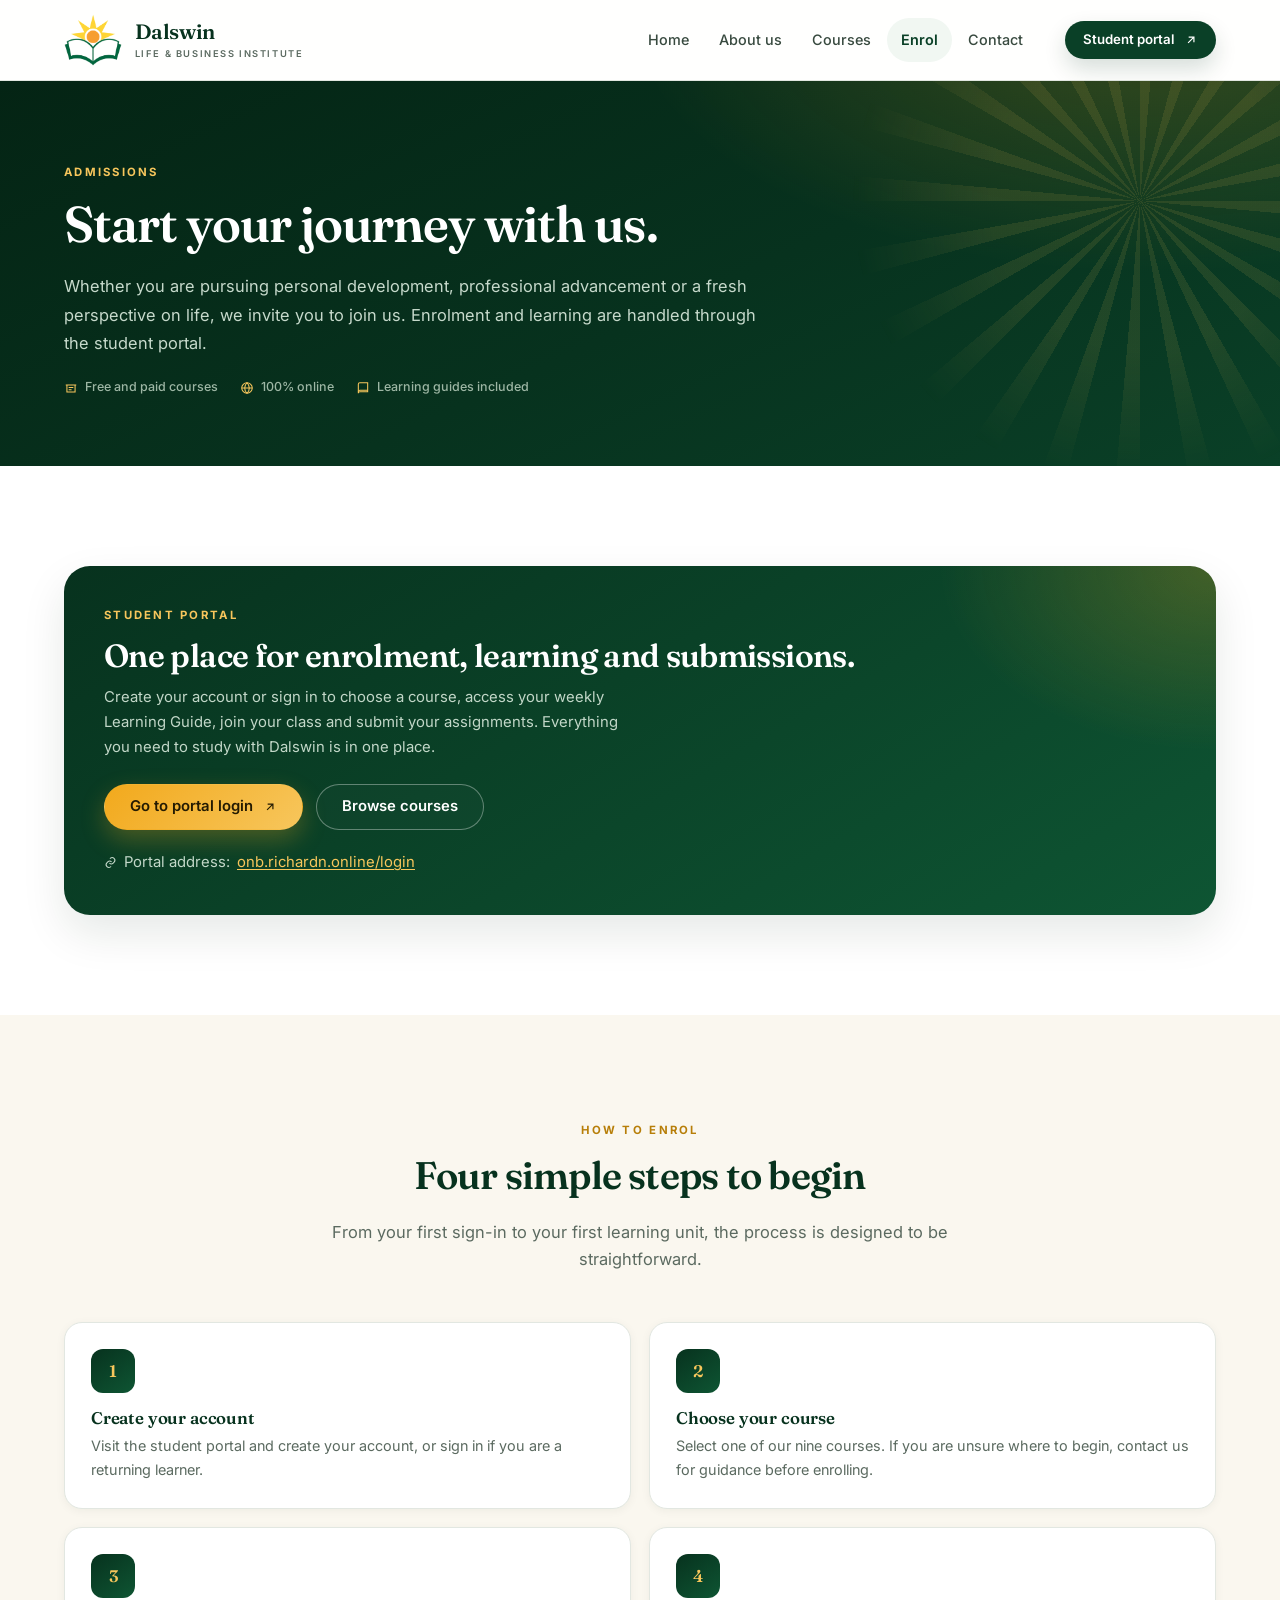
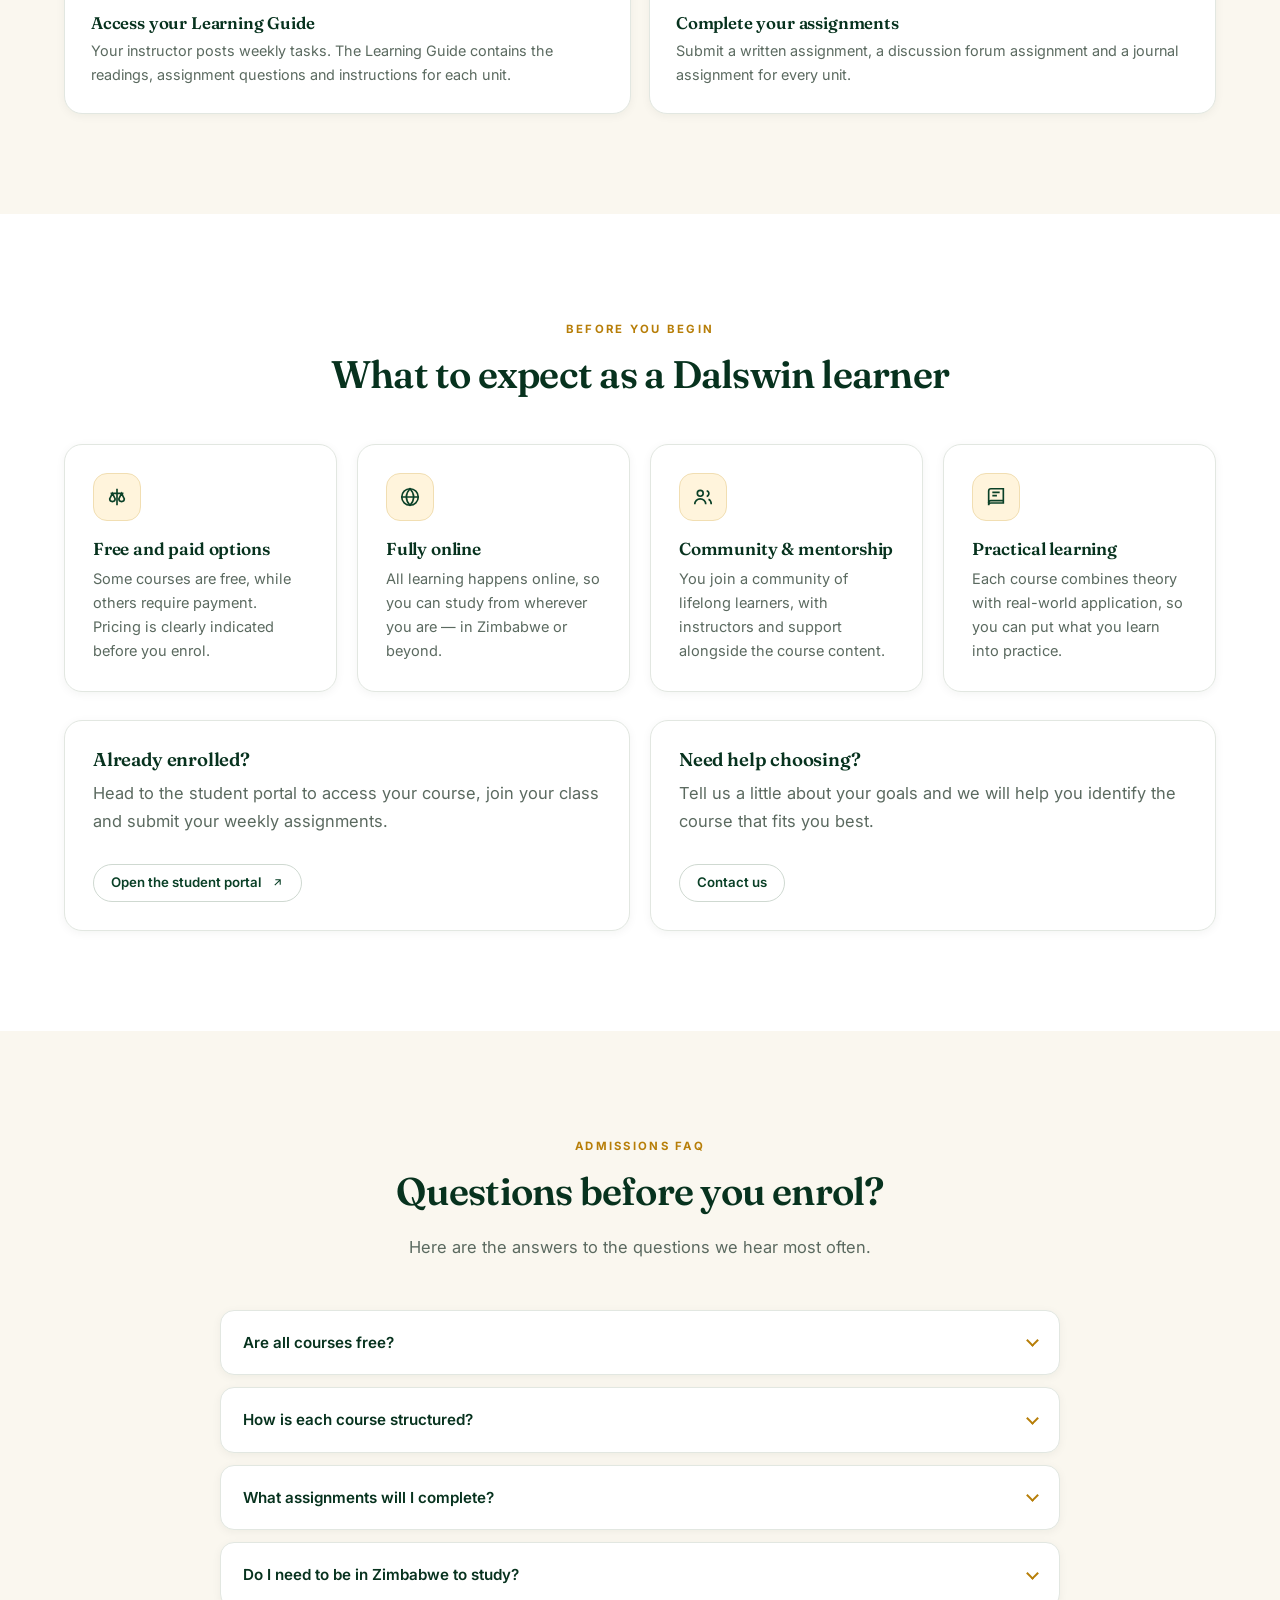
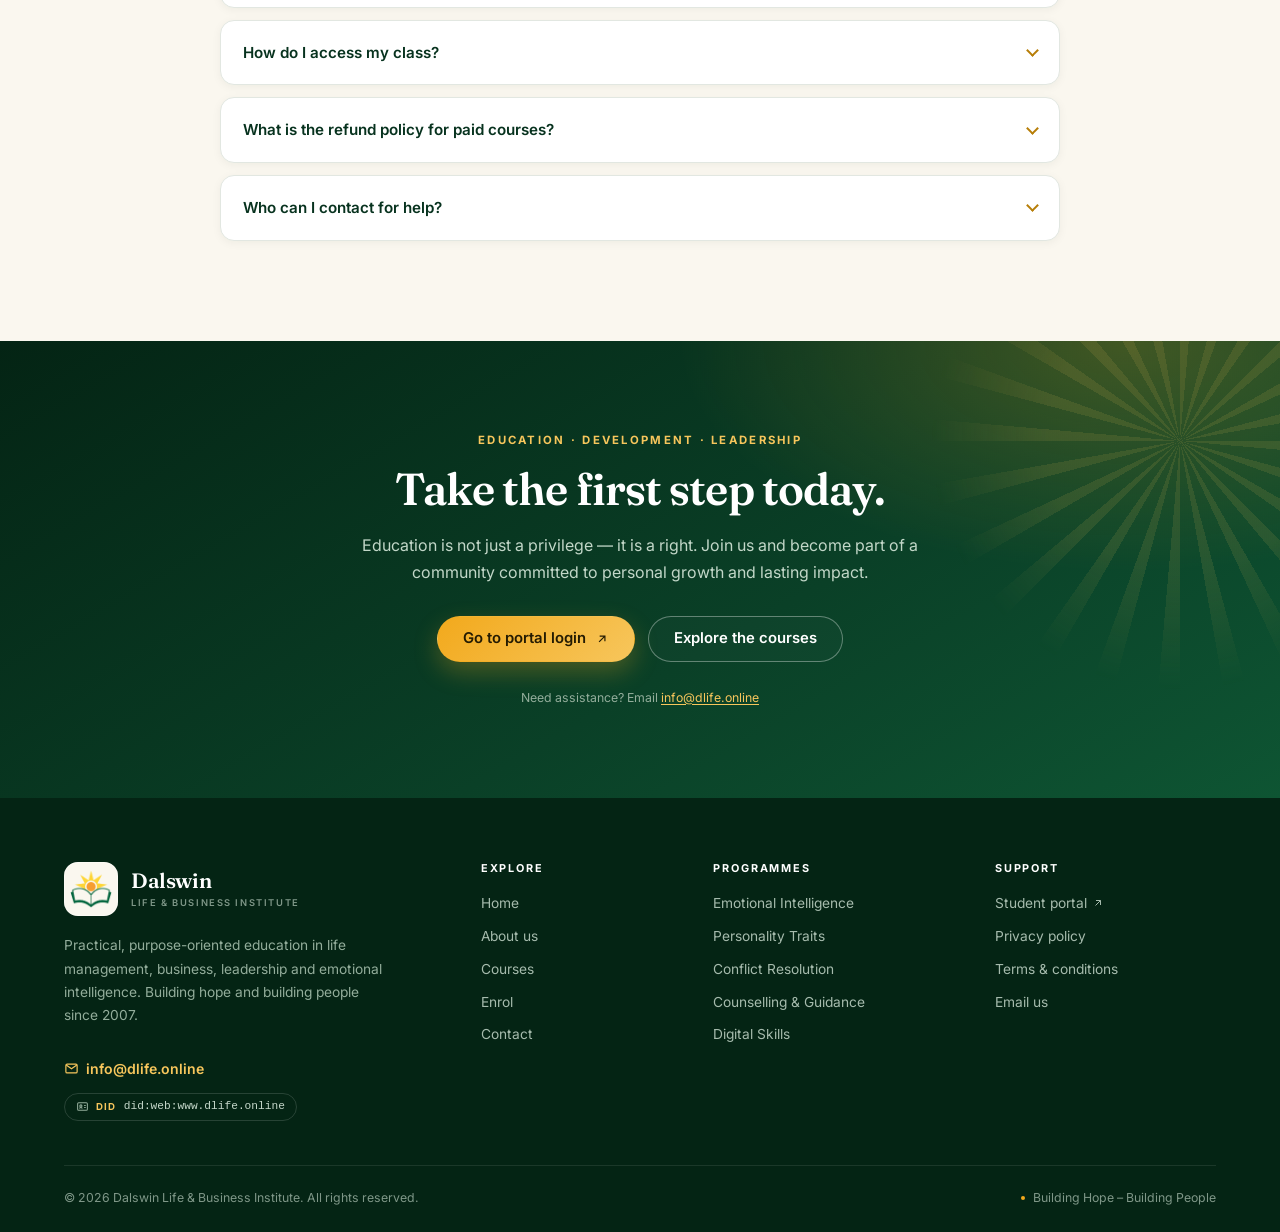
<file: enroll.html>
<!DOCTYPE html>
<html lang="en">
<head>
<meta charset="utf-8">
<meta name="viewport" content="width=device-width, initial-scale=1">
<meta name="theme-color" content="#07321E">
<title>Enrol | Dalswin Life &amp; Business Institute</title>
<meta name="description" content="Enrol at Dalswin Life & Business Institute. Create your student portal account, choose from nine practical courses, and access your learning guides and assignments online.">
<link rel="icon" type="image/png" href="assets/img/favicon.png">
<link rel="apple-touch-icon" href="assets/img/apple-touch-icon.png">
<link rel="preconnect" href="https://fonts.googleapis.com">
<link rel="preconnect" href="https://fonts.gstatic.com" crossorigin>
<link href="https://fonts.googleapis.com/css2?family=Fraunces:ital,opsz,wght@0,9..144,400;0,9..144,500;0,9..144,600;0,9..144,700;1,9..144,500;1,9..144,600&family=Inter:wght@300;400;500;600;700&display=swap" rel="stylesheet">
<link rel="stylesheet" href="assets/css/styles.css">
<script>document.documentElement.classList.add('js');</script>
<script src="assets/js/main.js" defer></script>
</head>
<body>
<a class="skip-link" href="#main">Skip to content</a>

<header class="site-header">
  <div class="container header-inner">
    <a href="index.html" class="brand" aria-label="Dalswin Life and Business Institute — home">
      <picture>
        <source srcset="assets/img/dlife-emblem.webp" type="image/webp">
        <img src="assets/img/dlife-emblem.png" width="360" height="325" alt="Dalswin Life and Business Institute logo">
      </picture>
      <span class="brand-copy">
        <span class="brand-name">Dalswin</span>
        <span class="brand-sub">Life &amp; Business Institute</span>
      </span>
    </a>

    <nav class="nav" id="mainNav" aria-label="Main navigation">
      <a href="index.html">Home</a>
      <a href="about.html">About us</a>
      <a href="courses.html">Courses</a>
      <a href="enroll.html" aria-current="page">Enrol</a>
      <a href="contact.html">Contact</a>
      <a href="https://onb.richardn.online/login" class="nav-portal" target="_blank" rel="noopener noreferrer">Student portal</a>
    </nav>

    <a href="https://onb.richardn.online/login" class="btn btn-primary btn-sm header-cta" target="_blank" rel="noopener noreferrer">
      Student portal
      <svg width="14" height="14" viewBox="0 0 24 24" fill="none" stroke="currentColor" stroke-width="2" aria-hidden="true"><path d="M7 17 17 7M8 7h9v9"/></svg>
    </a>

    <button class="nav-toggle" type="button" aria-expanded="false" aria-controls="mainNav" aria-label="Open menu">
      <span></span><span></span><span></span>
    </button>
  </div>
</header>

<main id="main">

  <section class="page-hero">
    <div class="container">
      <span class="kicker">Admissions</span>
      <h1>Start your journey with us.</h1>
      <p class="lead">Whether you are pursuing personal development, professional advancement or a fresh perspective on life, we invite you to join us. Enrolment and learning are handled through the student portal.</p>
      <div class="page-meta">
        <span>
          <svg width="14" height="14" viewBox="0 0 24 24" fill="none" stroke="currentColor" stroke-width="1.8" aria-hidden="true"><path d="M3 7h18M5 7v12h14V7M8 11h8M8 15h5"/></svg>
          Free and paid courses
        </span>
        <span>
          <svg width="14" height="14" viewBox="0 0 24 24" fill="none" stroke="currentColor" stroke-width="1.8" aria-hidden="true"><circle cx="12" cy="12" r="9"/><path d="M3 12h18M12 3c2.6 2.7 4 5.7 4 9s-1.4 6.3-4 9c-2.6-2.7-4-5.7-4-9s1.4-6.3 4-9Z"/></svg>
          100% online
        </span>
        <span>
          <svg width="14" height="14" viewBox="0 0 24 24" fill="none" stroke="currentColor" stroke-width="1.8" aria-hidden="true"><path d="M4 5.5A2.5 2.5 0 0 1 6.5 3H20v15.5H6.5A2.5 2.5 0 0 0 4 21V5.5Z"/><path d="M4 18.5A2.5 2.5 0 0 1 6.5 16H20"/></svg>
          Learning guides included
        </span>
      </div>
    </div>
  </section>

  <!-- Portal -->
  <section class="section bg-white">
    <div class="container">
      <div class="portal-card reveal">
        <span class="kicker kicker--light">Student portal</span>
        <h2>One place for enrolment, learning and submissions.</h2>
        <p>Create your account or sign in to choose a course, access your weekly Learning Guide, join your class and submit your assignments. Everything you need to study with Dalswin is in one place.</p>
        <a href="https://onb.richardn.online/login" class="btn btn-gold" target="_blank" rel="noopener noreferrer">Go to portal login
          <svg width="14" height="14" viewBox="0 0 24 24" fill="none" stroke="currentColor" stroke-width="2" aria-hidden="true"><path d="M7 17 17 7M8 7h9v9"/></svg>
        </a>
        <a href="courses.html" class="btn btn-ghost">Browse courses</a>
        <p class="portal-url">
          <svg width="13" height="13" viewBox="0 0 24 24" fill="none" stroke="currentColor" stroke-width="2" aria-hidden="true"><path d="M10 13a5 5 0 0 0 7 0l2-2a5 5 0 0 0-7-7l-1 1"/><path d="M14 11a5 5 0 0 0-7 0l-2 2a5 5 0 0 0 7 7l1-1"/></svg>
          <span class="portal-url-label">Portal address:</span>
          <a href="https://onb.richardn.online/login" target="_blank" rel="noopener noreferrer">onb.richardn.online/login</a>
        </p>
      </div>
    </div>
  </section>

  <!-- Steps -->
  <section class="section bg-cream">
    <div class="container">
      <div class="section-head center reveal">
        <span class="kicker">How to enrol</span>
        <h2>Four simple steps to begin</h2>
        <p>From your first sign-in to your first learning unit, the process is designed to be straightforward.</p>
      </div>

      <div class="admission-steps">
        <article class="admission-step reveal">
          <span class="step-num">1</span>
          <h3>Create your account</h3>
          <p>Visit the student portal and create your account, or sign in if you are a returning learner.</p>
        </article>

        <article class="admission-step reveal">
          <span class="step-num">2</span>
          <h3>Choose your course</h3>
          <p>Select one of our nine courses. If you are unsure where to begin, contact us for guidance before enrolling.</p>
        </article>

        <article class="admission-step reveal">
          <span class="step-num">3</span>
          <h3>Access your Learning Guide</h3>
          <p>Your instructor posts weekly tasks. The Learning Guide contains the readings, assignment questions and instructions for each unit.</p>
        </article>

        <article class="admission-step reveal">
          <span class="step-num">4</span>
          <h3>Complete your assignments</h3>
          <p>Submit a written assignment, a discussion forum assignment and a journal assignment for every unit.</p>
        </article>
      </div>
    </div>
  </section>

  <!-- Before you begin -->
  <section class="section bg-white">
    <div class="container">
      <div class="section-head center reveal">
        <span class="kicker">Before you begin</span>
        <h2>What to expect as a Dalswin learner</h2>
      </div>

      <div class="grid grid-4">
        <article class="value-card reveal">
          <div class="value-icon">
            <svg width="22" height="22" viewBox="0 0 24 24" fill="none" stroke="currentColor" stroke-width="1.8" aria-hidden="true"><path d="M12 3v18M5 8h14M7 8l-3 6a3 3 0 0 0 6 0L7 8ZM17 8l-3 6a3 3 0 0 0 6 0l-3-6Z"/></svg>
          </div>
          <h3>Free and paid options</h3>
          <p>Some courses are free, while others require payment. Pricing is clearly indicated before you enrol.</p>
        </article>

        <article class="value-card reveal">
          <div class="value-icon">
            <svg width="22" height="22" viewBox="0 0 24 24" fill="none" stroke="currentColor" stroke-width="1.8" aria-hidden="true"><circle cx="12" cy="12" r="9"/><path d="M3 12h18M12 3c2.6 2.7 4 5.7 4 9s-1.4 6.3-4 9c-2.6-2.7-4-5.7-4-9s1.4-6.3 4-9Z"/></svg>
          </div>
          <h3>Fully online</h3>
          <p>All learning happens online, so you can study from wherever you are — in Zimbabwe or beyond.</p>
        </article>

        <article class="value-card reveal">
          <div class="value-icon">
            <svg width="22" height="22" viewBox="0 0 24 24" fill="none" stroke="currentColor" stroke-width="1.8" aria-hidden="true"><circle cx="9" cy="8" r="3.2"/><path d="M3 20c0-3.3 2.7-6 6-6s6 2.7 6 6"/><path d="M16 5.2A3.2 3.2 0 0 1 16 11.4M18 14.4c2 .8 3 2.8 3 5.6"/></svg>
          </div>
          <h3>Community &amp; mentorship</h3>
          <p>You join a community of lifelong learners, with instructors and support alongside the course content.</p>
        </article>

        <article class="value-card reveal">
          <div class="value-icon">
            <svg width="22" height="22" viewBox="0 0 24 24" fill="none" stroke="currentColor" stroke-width="1.8" aria-hidden="true"><path d="M4 5.5A2.5 2.5 0 0 1 6.5 3H20v15.5H6.5A2.5 2.5 0 0 0 4 21V5.5Z"/><path d="M4 18.5A2.5 2.5 0 0 1 6.5 16H20M8 7h8M8 10.5h5"/></svg>
          </div>
          <h3>Practical learning</h3>
          <p>Each course combines theory with real-world application, so you can put what you learn into practice.</p>
        </article>
      </div>

      <div class="grid grid-2 action-row">
        <div class="card reveal">
          <h3>Already enrolled?</h3>
          <p class="muted">Head to the student portal to access your course, join your class and submit your weekly assignments.</p>
          <p class="action-row"><a href="https://onb.richardn.online/login" class="btn btn-outline btn-sm" target="_blank" rel="noopener noreferrer">Open the student portal
            <svg width="13" height="13" viewBox="0 0 24 24" fill="none" stroke="currentColor" stroke-width="2" aria-hidden="true"><path d="M7 17 17 7M8 7h9v9"/></svg>
          </a></p>
        </div>

        <div class="card reveal">
          <h3>Need help choosing?</h3>
          <p class="muted">Tell us a little about your goals and we will help you identify the course that fits you best.</p>
          <p class="action-row"><a href="contact.html" class="btn btn-outline btn-sm">Contact us</a></p>
        </div>
      </div>
    </div>
  </section>

  <!-- FAQ -->
  <section class="section bg-cream">
    <div class="container">
      <div class="section-head center reveal">
        <span class="kicker">Admissions FAQ</span>
        <h2>Questions before you enrol?</h2>
        <p>Here are the answers to the questions we hear most often.</p>
      </div>

      <div class="faq reveal">
        <details>
          <summary>Are all courses free?</summary>
          <div class="faq-answer">
            <p>Some courses are free, while others require payment. Pricing is clearly indicated for each course. You can review the programmes on our <a href="courses.html">Courses page</a> or in the student portal.</p>
          </div>
        </details>

        <details>
          <summary>How is each course structured?</summary>
          <div class="faq-answer">
            <p>Our eight core courses are divided into eight weekly learning units with written and practical exercises. Unless your instructor instructs otherwise, each learning week carries three assignment tasks. The Computer Literacy &amp; Workplace Digital Skills programme instead runs for four weeks, with daily practical sessions and weekly assessments.</p>
          </div>
        </details>

        <details>
          <summary>What assignments will I complete?</summary>
          <div class="faq-answer">
            <p>In the core courses, each week includes a written assignment, a discussion forum assignment and a journal assignment. Your Learning Guide contains the reading material, questions and instructions for the unit. The Computer Literacy programme is assessed through weekly practical tasks and a final office project instead.</p>
          </div>
        </details>

        <details>
          <summary>Do I need to be in Zimbabwe to study?</summary>
          <div class="faq-answer">
            <p>No. Our courses are delivered online and serve learners in Zimbabwe and beyond. All you need is internet access and the willingness to invest in your growth.</p>
          </div>
        </details>

        <details>
          <summary>How do I access my class?</summary>
          <div class="faq-answer">
            <p>After enrolment you will be given a class invitation link or access code. Classes, learning guides and submissions are accessed through the <a href="https://onb.richardn.online/login" target="_blank" rel="noopener noreferrer">student portal</a>.</p>
          </div>
        </details>

        <details>
          <summary>What is the refund policy for paid courses?</summary>
          <div class="faq-answer">
            <p>Payments for paid courses are final and non-refundable unless otherwise stated in writing. Please review our <a href="terms.html">Terms and Conditions</a>, or contact us before enrolling if you have any questions.</p>
          </div>
        </details>

        <details>
          <summary>Who can I contact for help?</summary>
          <div class="faq-answer">
            <p>Email us at <a href="mailto:info@dlife.online">info@dlife.online</a>. We are happy to help with course selection, portal access and any other questions you may have.</p>
          </div>
        </details>
      </div>
    </div>
  </section>

  <!-- CTA -->
  <section class="cta-band">
    <div class="container cta-inner">
      <span class="kicker kicker--light">Education · Development · Leadership</span>
      <h2>Take the first step today.</h2>
      <p>Education is not just a privilege — it is a right. Join us and become part of a community committed to personal growth and lasting impact.</p>
      <div class="cta-actions">
        <a href="https://onb.richardn.online/login" class="btn btn-gold" target="_blank" rel="noopener noreferrer">Go to portal login
          <svg width="14" height="14" viewBox="0 0 24 24" fill="none" stroke="currentColor" stroke-width="2" aria-hidden="true"><path d="M7 17 17 7M8 7h9v9"/></svg>
        </a>
        <a href="courses.html" class="btn btn-ghost">Explore the courses</a>
      </div>
      <div class="cta-meta">
        <span>Need assistance? Email <a href="mailto:info@dlife.online">info@dlife.online</a></span>
      </div>
    </div>
  </section>

</main>

<footer class="site-footer">
  <div class="container">
    <div class="footer-main">
      <div class="footer-brand">
        <a href="index.html" class="brand" aria-label="Dalswin Life and Business Institute — home">
          <span class="footer-logo">
            <picture>
              <source srcset="assets/img/dlife-emblem.webp" type="image/webp">
              <img src="assets/img/dlife-emblem.png" width="360" height="325" alt="">
            </picture>
          </span>
          <span class="brand-copy">
            <span class="brand-name">Dalswin</span>
            <span class="brand-sub">Life &amp; Business Institute</span>
          </span>
        </a>
        <p>Practical, purpose-oriented education in life management, business, leadership and emotional intelligence. Building hope and building people since 2007.</p>
        <a class="footer-email" href="mailto:info@dlife.online">
          <svg width="15" height="15" viewBox="0 0 24 24" fill="none" stroke="currentColor" stroke-width="1.9" aria-hidden="true"><rect x="3" y="5" width="18" height="14" rx="2"/><path d="m3.5 6.5 8.5 6 8.5-6"/></svg>
          info@dlife.online
        </a>
        <a class="footer-did" href="https://www.dlife.online/.well-known/did.json" target="_blank" rel="noopener noreferrer" aria-label="DID document for www.dlife.online (opens JSON)">
          <svg width="13" height="13" viewBox="0 0 24 24" fill="none" stroke="currentColor" stroke-width="1.9" aria-hidden="true"><rect x="3" y="5" width="18" height="14" rx="2"/><circle cx="9" cy="11" r="2"/><path d="M6.5 16c.5-1.4 1.4-2 2.5-2s2 .6 2.5 2M15 10h3M15 14h3"/></svg>
          <span class="footer-did-label">DID</span>
          <code>did:web:www.dlife.online</code>
        </a>
      </div>

      <div>
        <h3>Explore</h3>
        <ul class="footer-links">
          <li><a href="index.html">Home</a></li>
          <li><a href="about.html">About us</a></li>
          <li><a href="courses.html">Courses</a></li>
          <li><a href="enroll.html">Enrol</a></li>
          <li><a href="contact.html">Contact</a></li>
        </ul>
      </div>

      <div>
        <h3>Programmes</h3>
        <ul class="footer-links">
          <li><a href="courses.html#emotional-intelligence">Emotional Intelligence</a></li>
          <li><a href="courses.html#personality-development">Personality Traits</a></li>
          <li><a href="courses.html#conflict-resolution">Conflict Resolution</a></li>
          <li><a href="courses.html#counselling-guidance">Counselling &amp; Guidance</a></li>
          <li><a href="courses.html#computer-literacy">Digital Skills</a></li>
        </ul>
      </div>

      <div>
        <h3>Support</h3>
        <ul class="footer-links">
          <li><a class="external" href="https://onb.richardn.online/login" target="_blank" rel="noopener noreferrer">Student portal
            <svg width="12" height="12" viewBox="0 0 24 24" fill="none" stroke="currentColor" stroke-width="2" aria-hidden="true"><path d="M7 17 17 7M8 7h9v9"/></svg>
          </a></li>
          <li><a href="privacy.html">Privacy policy</a></li>
          <li><a href="terms.html">Terms &amp; conditions</a></li>
          <li><a href="mailto:info@dlife.online">Email us</a></li>
        </ul>
      </div>
    </div>

    <div class="footer-bottom">
      <span>© <span data-year>2026</span> Dalswin Life &amp; Business Institute. All rights reserved.</span>
      <span class="footnote"><span class="dot"></span>Building Hope – Building People</span>
    </div>
  </div>
</footer>
</body>
</html>
</file>
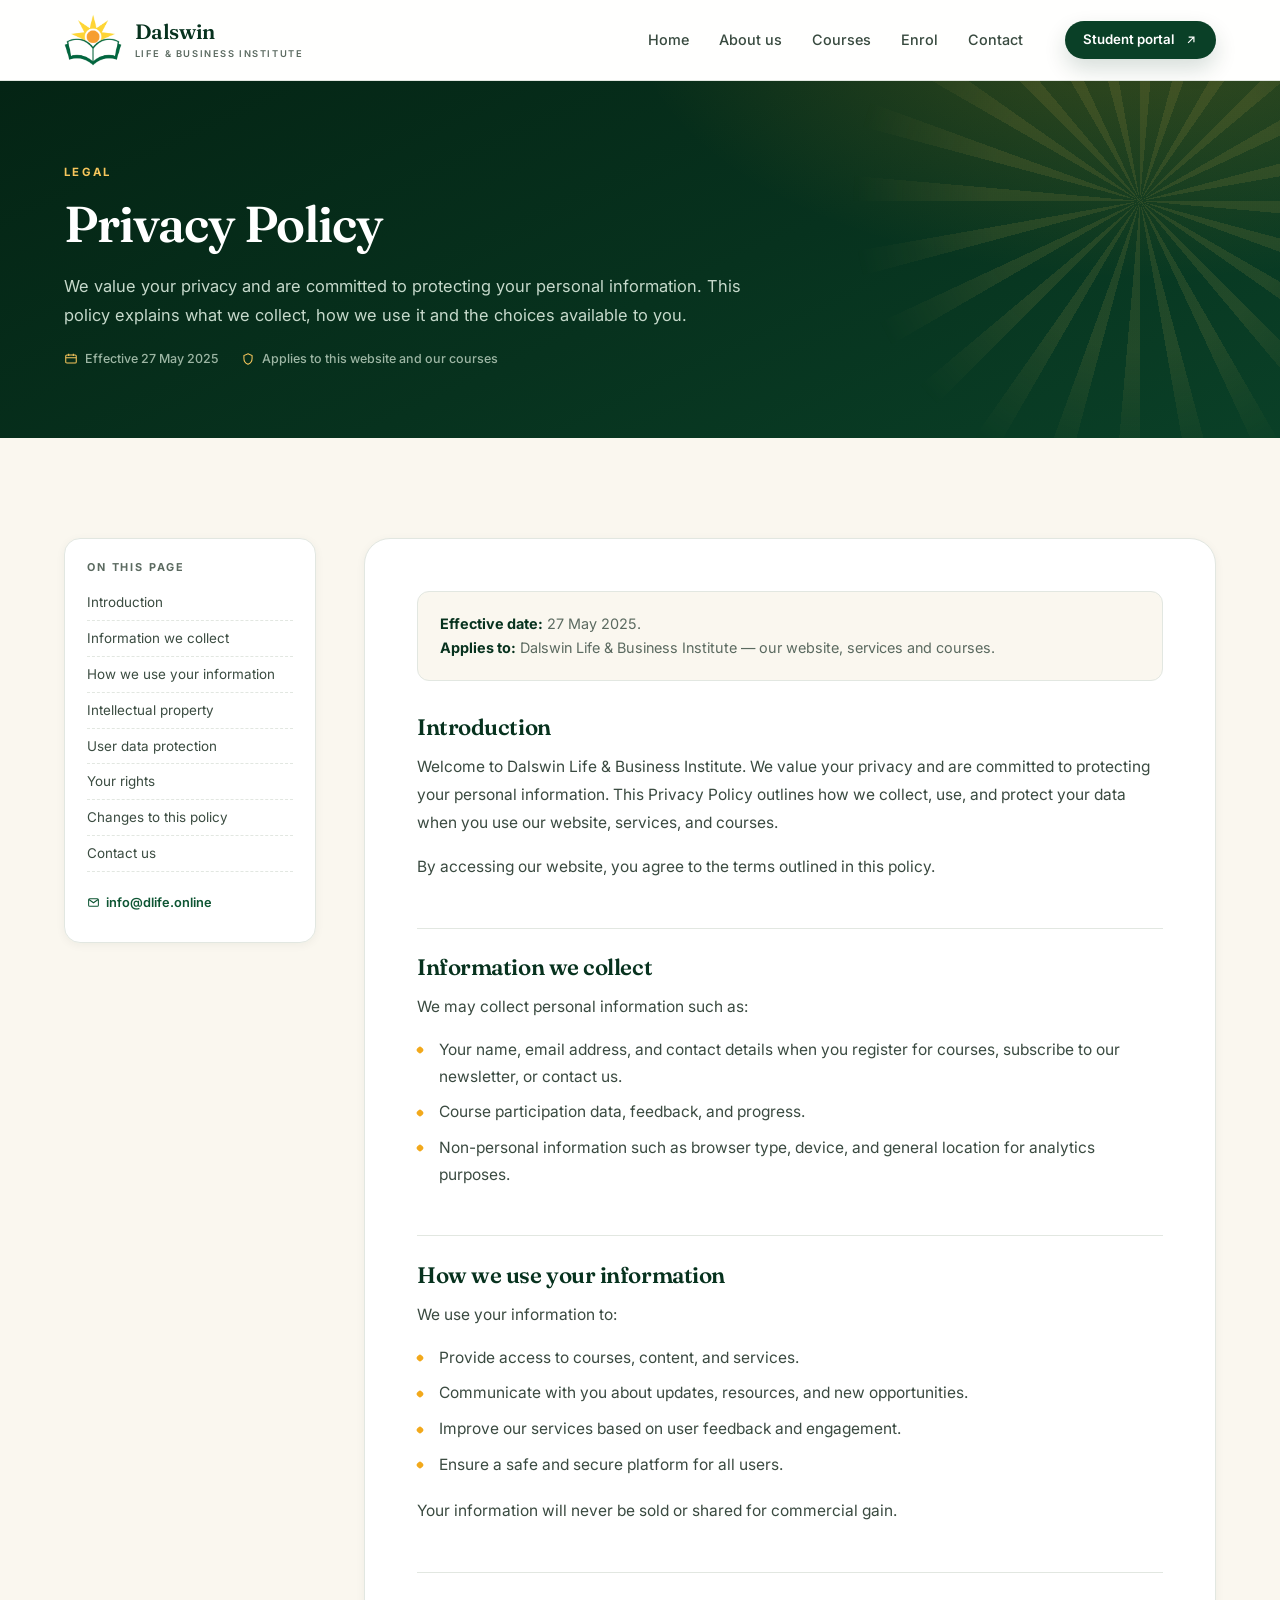
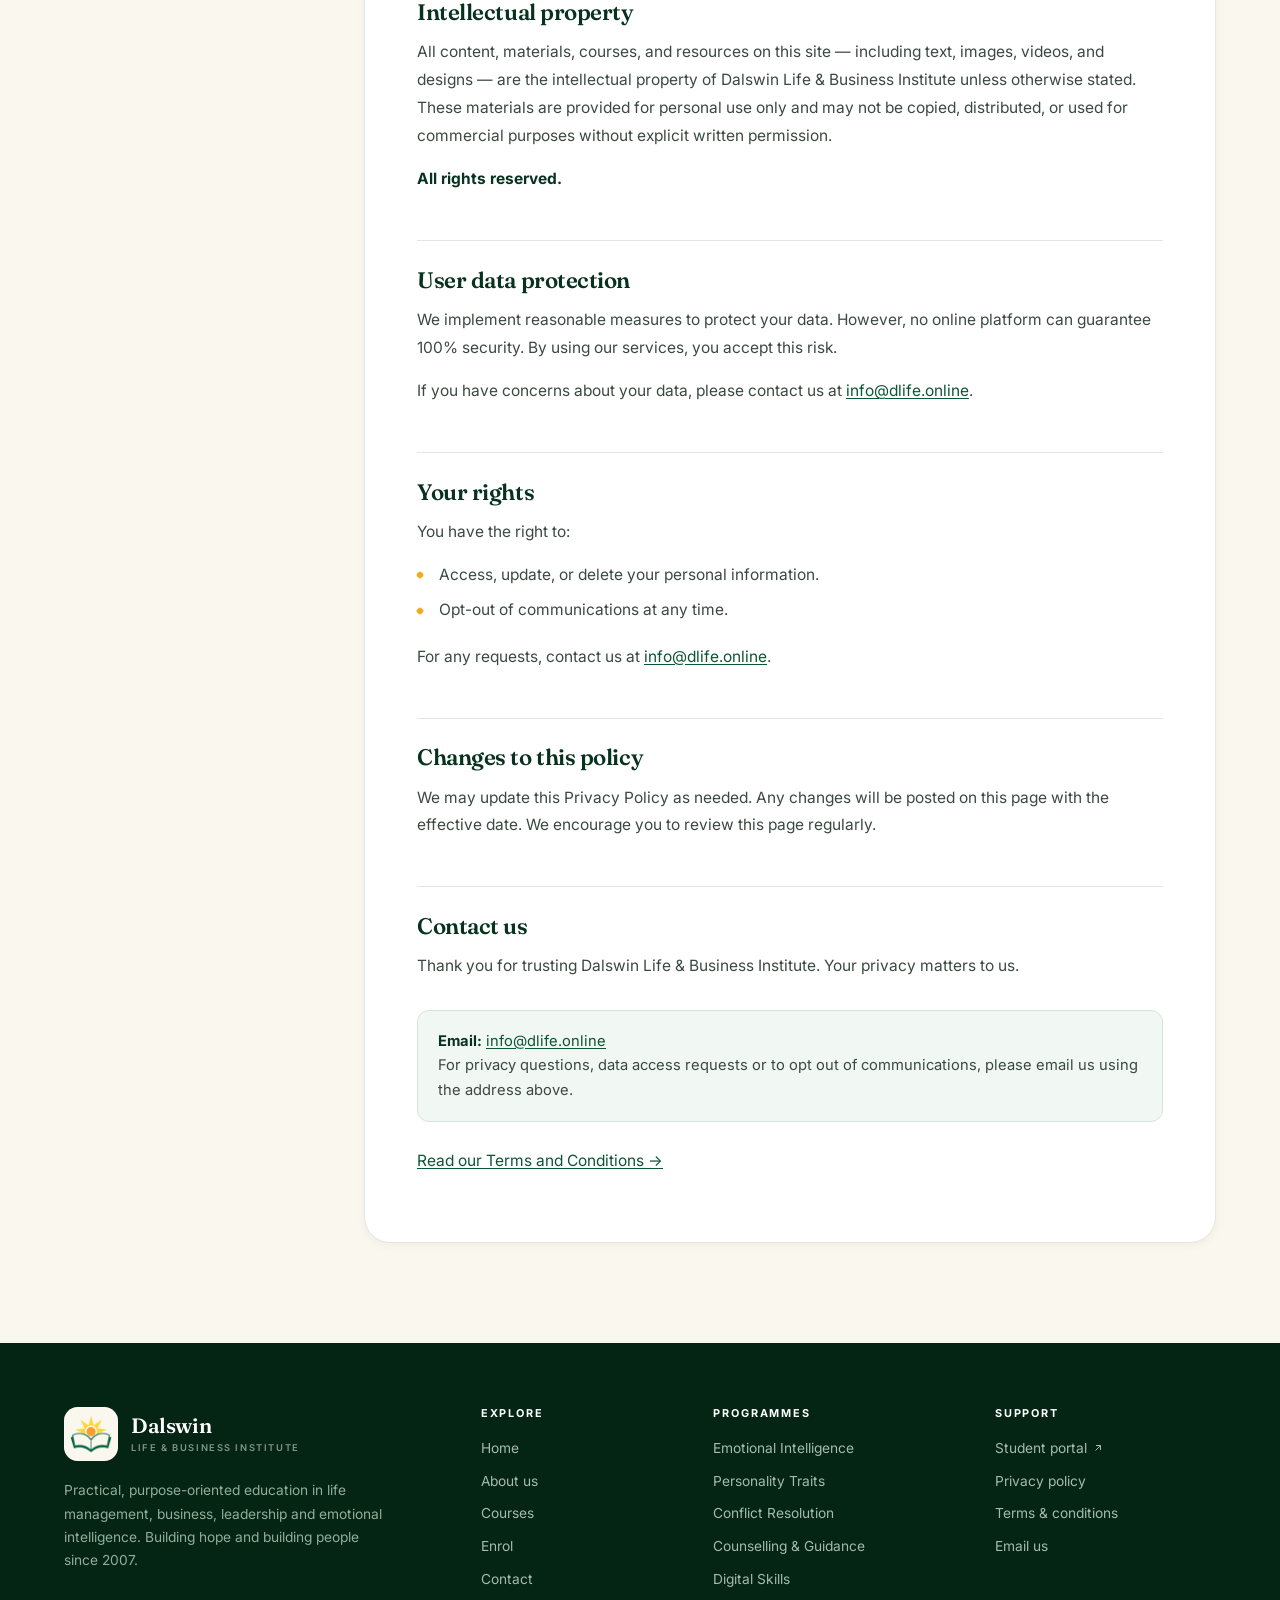
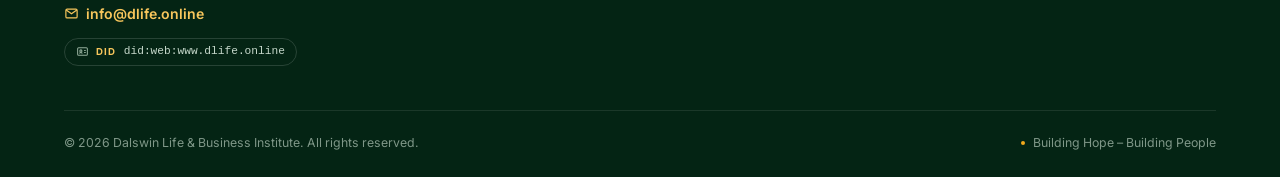
<file: privacy.html>
<!DOCTYPE html>
<html lang="en">
<head>
<meta charset="utf-8">
<meta name="viewport" content="width=device-width, initial-scale=1">
<meta name="theme-color" content="#07321E">
<title>Privacy Policy | Dalswin Life &amp; Business Institute</title>
<meta name="description" content="Privacy Policy for Dalswin Life & Business Institute. Learn how we collect, use and protect your personal information, and how to exercise your rights.">
<link rel="icon" type="image/png" href="assets/img/favicon.png">
<link rel="apple-touch-icon" href="assets/img/apple-touch-icon.png">
<link rel="preconnect" href="https://fonts.googleapis.com">
<link rel="preconnect" href="https://fonts.gstatic.com" crossorigin>
<link href="https://fonts.googleapis.com/css2?family=Fraunces:ital,opsz,wght@0,9..144,400;0,9..144,500;0,9..144,600;0,9..144,700;1,9..144,500;1,9..144,600&family=Inter:wght@300;400;500;600;700&display=swap" rel="stylesheet">
<link rel="stylesheet" href="assets/css/styles.css">
<script>document.documentElement.classList.add('js');</script>
<script src="assets/js/main.js" defer></script>
</head>
<body>
<a class="skip-link" href="#main">Skip to content</a>

<header class="site-header">
  <div class="container header-inner">
    <a href="index.html" class="brand" aria-label="Dalswin Life and Business Institute — home">
      <picture>
        <source srcset="assets/img/dlife-emblem.webp" type="image/webp">
        <img src="assets/img/dlife-emblem.png" width="360" height="325" alt="Dalswin Life and Business Institute logo">
      </picture>
      <span class="brand-copy">
        <span class="brand-name">Dalswin</span>
        <span class="brand-sub">Life &amp; Business Institute</span>
      </span>
    </a>

    <nav class="nav" id="mainNav" aria-label="Main navigation">
      <a href="index.html">Home</a>
      <a href="about.html">About us</a>
      <a href="courses.html">Courses</a>
      <a href="enroll.html">Enrol</a>
      <a href="contact.html">Contact</a>
      <a href="https://onb.richardn.online/login" class="nav-portal" target="_blank" rel="noopener noreferrer">Student portal</a>
    </nav>

    <a href="https://onb.richardn.online/login" class="btn btn-primary btn-sm header-cta" target="_blank" rel="noopener noreferrer">
      Student portal
      <svg width="14" height="14" viewBox="0 0 24 24" fill="none" stroke="currentColor" stroke-width="2" aria-hidden="true"><path d="M7 17 17 7M8 7h9v9"/></svg>
    </a>

    <button class="nav-toggle" type="button" aria-expanded="false" aria-controls="mainNav" aria-label="Open menu">
      <span></span><span></span><span></span>
    </button>
  </div>
</header>

<main id="main">

  <section class="page-hero">
    <div class="container">
      <span class="kicker">Legal</span>
      <h1>Privacy Policy</h1>
      <p class="lead">We value your privacy and are committed to protecting your personal information. This policy explains what we collect, how we use it and the choices available to you.</p>
      <div class="page-meta">
        <span>
          <svg width="14" height="14" viewBox="0 0 24 24" fill="none" stroke="currentColor" stroke-width="1.8" aria-hidden="true"><rect x="3" y="5" width="18" height="14" rx="2"/><path d="M8 3v4M16 3v4M3 10h18"/></svg>
          Effective 27 May 2025
        </span>
        <span>
          <svg width="14" height="14" viewBox="0 0 24 24" fill="none" stroke="currentColor" stroke-width="1.8" aria-hidden="true"><path d="M12 3l7 3v5c0 4.6-3 8.3-7 10-4-1.7-7-5.4-7-10V6l7-3Z"/></svg>
          Applies to this website and our courses
        </span>
      </div>
    </div>
  </section>

  <section class="section bg-cream">
    <div class="container legal-layout">

      <aside class="toc" aria-label="On this page">
        <h2>On this page</h2>
        <a href="#introduction">Introduction</a>
        <a href="#information-we-collect">Information we collect</a>
        <a href="#how-we-use">How we use your information</a>
        <a href="#intellectual-property">Intellectual property</a>
        <a href="#data-protection">User data protection</a>
        <a href="#your-rights">Your rights</a>
        <a href="#changes">Changes to this policy</a>
        <a href="#contact">Contact us</a>
        <a class="toc-contact" href="mailto:info@dlife.online">
          <svg width="13" height="13" viewBox="0 0 24 24" fill="none" stroke="currentColor" stroke-width="1.9" aria-hidden="true"><rect x="3" y="5" width="18" height="14" rx="2"/><path d="m3.5 6.5 8.5 6 8.5-6"/></svg>
          info@dlife.online
        </a>
      </aside>

      <article class="legal-card">
        <div class="legal-intro">
          <strong>Effective date:</strong> 27 May 2025.<br>
          <strong>Applies to:</strong> Dalswin Life &amp; Business Institute — our website, services and courses.
        </div>

        <div class="prose">
          <h2 id="introduction">Introduction</h2>
          <p>Welcome to Dalswin Life &amp; Business Institute. We value your privacy and are committed to protecting your personal information. This Privacy Policy outlines how we collect, use, and protect your data when you use our website, services, and courses.</p>
          <p>By accessing our website, you agree to the terms outlined in this policy.</p>

          <h2 id="information-we-collect">Information we collect</h2>
          <p>We may collect personal information such as:</p>
          <ul>
            <li>Your name, email address, and contact details when you register for courses, subscribe to our newsletter, or contact us.</li>
            <li>Course participation data, feedback, and progress.</li>
            <li>Non-personal information such as browser type, device, and general location for analytics purposes.</li>
          </ul>

          <h2 id="how-we-use">How we use your information</h2>
          <p>We use your information to:</p>
          <ul>
            <li>Provide access to courses, content, and services.</li>
            <li>Communicate with you about updates, resources, and new opportunities.</li>
            <li>Improve our services based on user feedback and engagement.</li>
            <li>Ensure a safe and secure platform for all users.</li>
          </ul>
          <p>Your information will never be sold or shared for commercial gain.</p>

          <h2 id="intellectual-property">Intellectual property</h2>
          <p>All content, materials, courses, and resources on this site — including text, images, videos, and designs — are the intellectual property of Dalswin Life &amp; Business Institute unless otherwise stated. These materials are provided for personal use only and may not be copied, distributed, or used for commercial purposes without explicit written permission.</p>
          <p><strong>All rights reserved.</strong></p>

          <h2 id="data-protection">User data protection</h2>
          <p>We implement reasonable measures to protect your data. However, no online platform can guarantee 100% security. By using our services, you accept this risk.</p>
          <p>If you have concerns about your data, please contact us at <a href="mailto:info@dlife.online">info@dlife.online</a>.</p>

          <h2 id="your-rights">Your rights</h2>
          <p>You have the right to:</p>
          <ul>
            <li>Access, update, or delete your personal information.</li>
            <li>Opt-out of communications at any time.</li>
          </ul>
          <p>For any requests, contact us at <a href="mailto:info@dlife.online">info@dlife.online</a>.</p>

          <h2 id="changes">Changes to this policy</h2>
          <p>We may update this Privacy Policy as needed. Any changes will be posted on this page with the effective date. We encourage you to review this page regularly.</p>

          <h2 id="contact">Contact us</h2>
          <p>Thank you for trusting Dalswin Life &amp; Business Institute. Your privacy matters to us.</p>
          <div class="legal-contact">
            <strong>Email:</strong> <a href="mailto:info@dlife.online">info@dlife.online</a><br>
            For privacy questions, data access requests or to opt out of communications, please email us using the address above.
          </div>
          <p class="legal-next"><a href="terms.html">Read our Terms and Conditions →</a></p>
        </div>
      </article>

    </div>
  </section>

</main>

<footer class="site-footer">
  <div class="container">
    <div class="footer-main">
      <div class="footer-brand">
        <a href="index.html" class="brand" aria-label="Dalswin Life and Business Institute — home">
          <span class="footer-logo">
            <picture>
              <source srcset="assets/img/dlife-emblem.webp" type="image/webp">
              <img src="assets/img/dlife-emblem.png" width="360" height="325" alt="">
            </picture>
          </span>
          <span class="brand-copy">
            <span class="brand-name">Dalswin</span>
            <span class="brand-sub">Life &amp; Business Institute</span>
          </span>
        </a>
        <p>Practical, purpose-oriented education in life management, business, leadership and emotional intelligence. Building hope and building people since 2007.</p>
        <a class="footer-email" href="mailto:info@dlife.online">
          <svg width="15" height="15" viewBox="0 0 24 24" fill="none" stroke="currentColor" stroke-width="1.9" aria-hidden="true"><rect x="3" y="5" width="18" height="14" rx="2"/><path d="m3.5 6.5 8.5 6 8.5-6"/></svg>
          info@dlife.online
        </a>
        <a class="footer-did" href="https://www.dlife.online/.well-known/did.json" target="_blank" rel="noopener noreferrer" aria-label="DID document for www.dlife.online (opens JSON)">
          <svg width="13" height="13" viewBox="0 0 24 24" fill="none" stroke="currentColor" stroke-width="1.9" aria-hidden="true"><rect x="3" y="5" width="18" height="14" rx="2"/><circle cx="9" cy="11" r="2"/><path d="M6.5 16c.5-1.4 1.4-2 2.5-2s2 .6 2.5 2M15 10h3M15 14h3"/></svg>
          <span class="footer-did-label">DID</span>
          <code>did:web:www.dlife.online</code>
        </a>
      </div>

      <div>
        <h3>Explore</h3>
        <ul class="footer-links">
          <li><a href="index.html">Home</a></li>
          <li><a href="about.html">About us</a></li>
          <li><a href="courses.html">Courses</a></li>
          <li><a href="enroll.html">Enrol</a></li>
          <li><a href="contact.html">Contact</a></li>
        </ul>
      </div>

      <div>
        <h3>Programmes</h3>
        <ul class="footer-links">
          <li><a href="courses.html#emotional-intelligence">Emotional Intelligence</a></li>
          <li><a href="courses.html#personality-development">Personality Traits</a></li>
          <li><a href="courses.html#conflict-resolution">Conflict Resolution</a></li>
          <li><a href="courses.html#counselling-guidance">Counselling &amp; Guidance</a></li>
          <li><a href="courses.html#computer-literacy">Digital Skills</a></li>
        </ul>
      </div>

      <div>
        <h3>Support</h3>
        <ul class="footer-links">
          <li><a class="external" href="https://onb.richardn.online/login" target="_blank" rel="noopener noreferrer">Student portal
            <svg width="12" height="12" viewBox="0 0 24 24" fill="none" stroke="currentColor" stroke-width="2" aria-hidden="true"><path d="M7 17 17 7M8 7h9v9"/></svg>
          </a></li>
          <li><a href="privacy.html">Privacy policy</a></li>
          <li><a href="terms.html">Terms &amp; conditions</a></li>
          <li><a href="mailto:info@dlife.online">Email us</a></li>
        </ul>
      </div>
    </div>

    <div class="footer-bottom">
      <span>© <span data-year>2026</span> Dalswin Life &amp; Business Institute. All rights reserved.</span>
      <span class="footnote"><span class="dot"></span>Building Hope – Building People</span>
    </div>
  </div>
</footer>
</body>
</html>
</file>
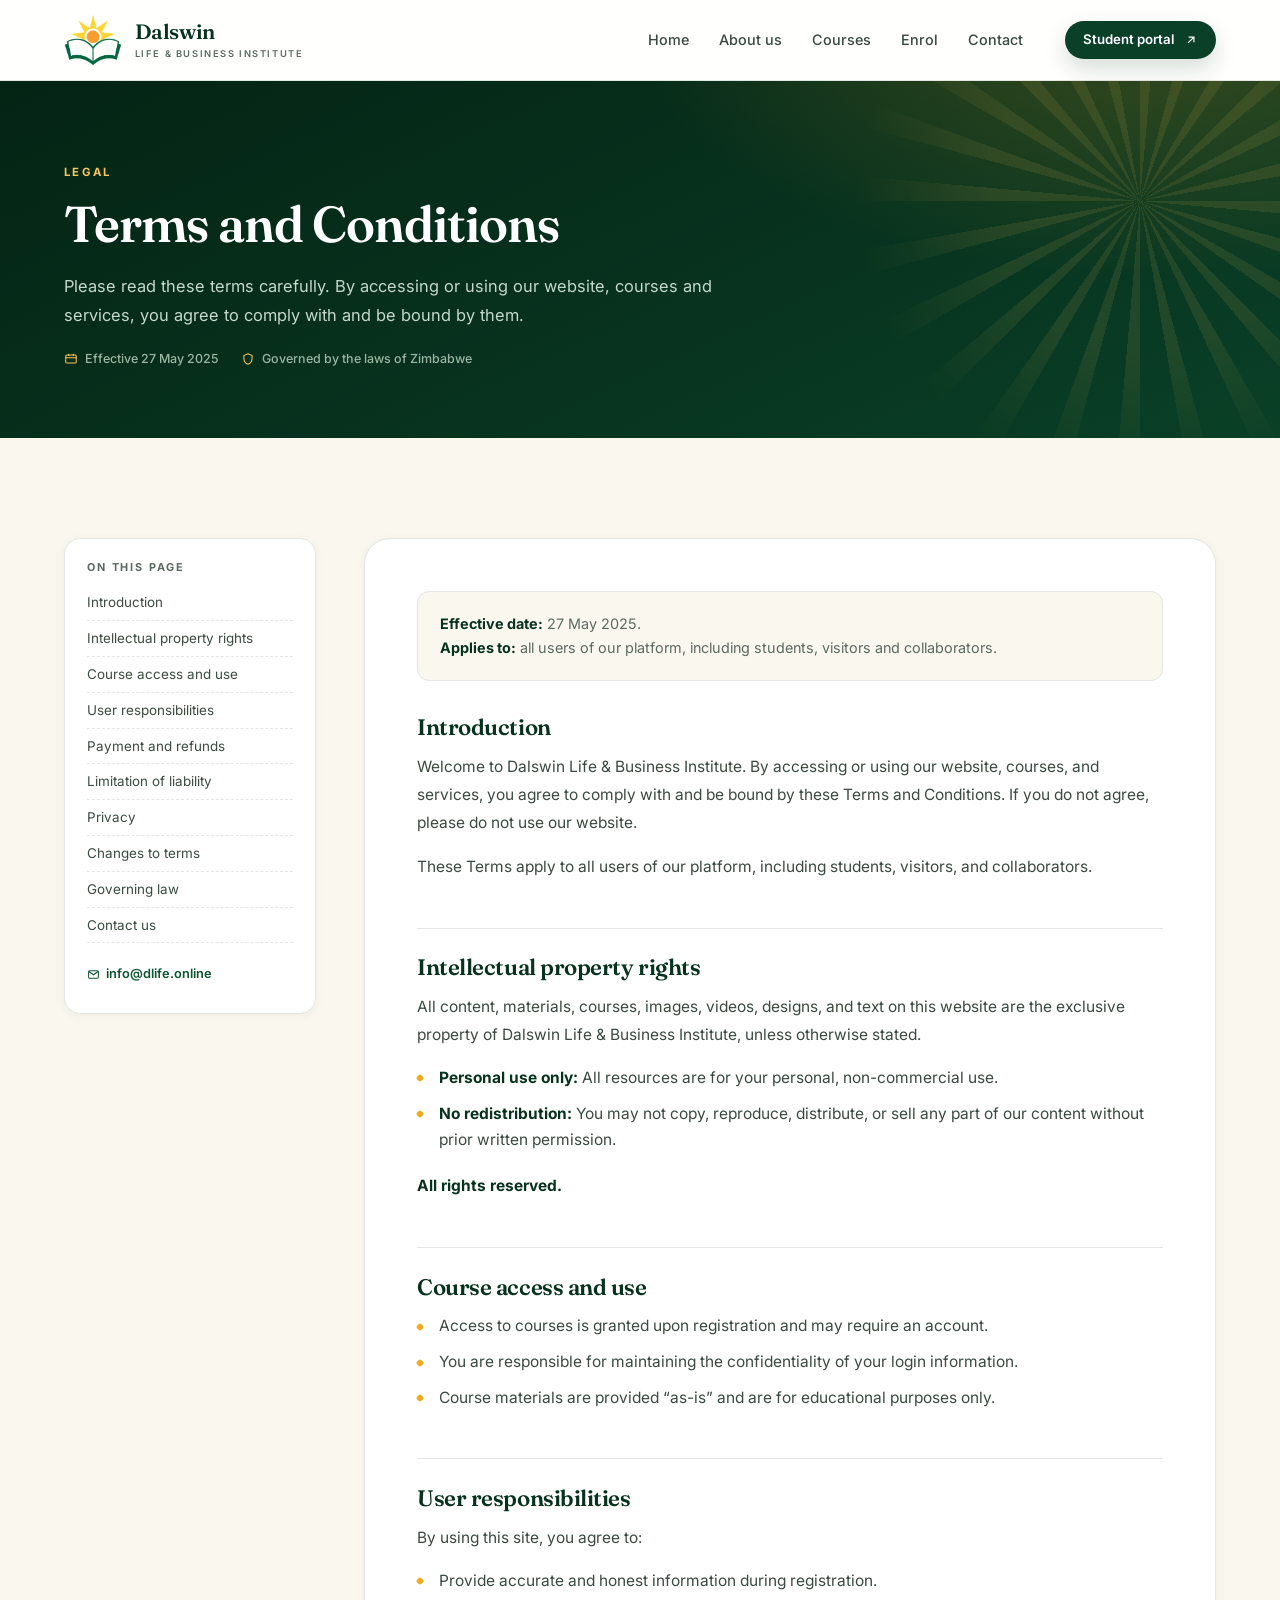
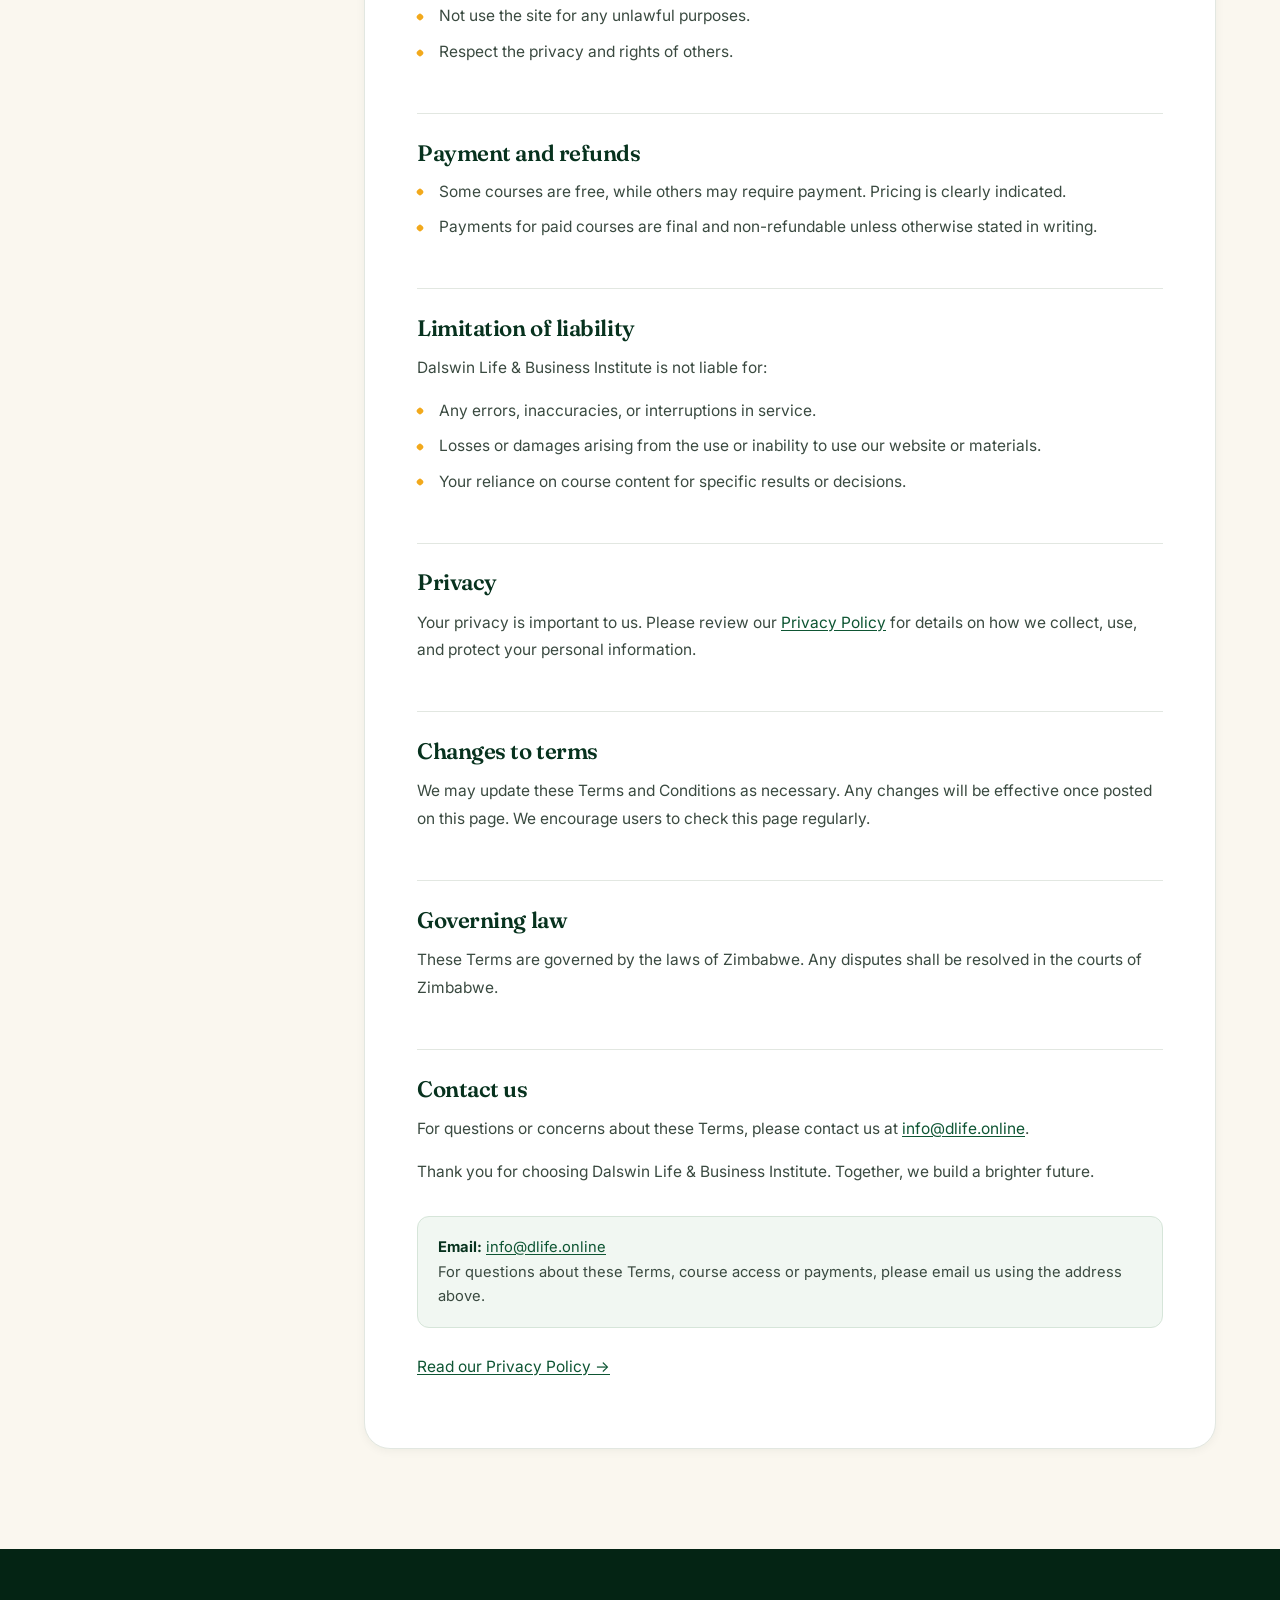
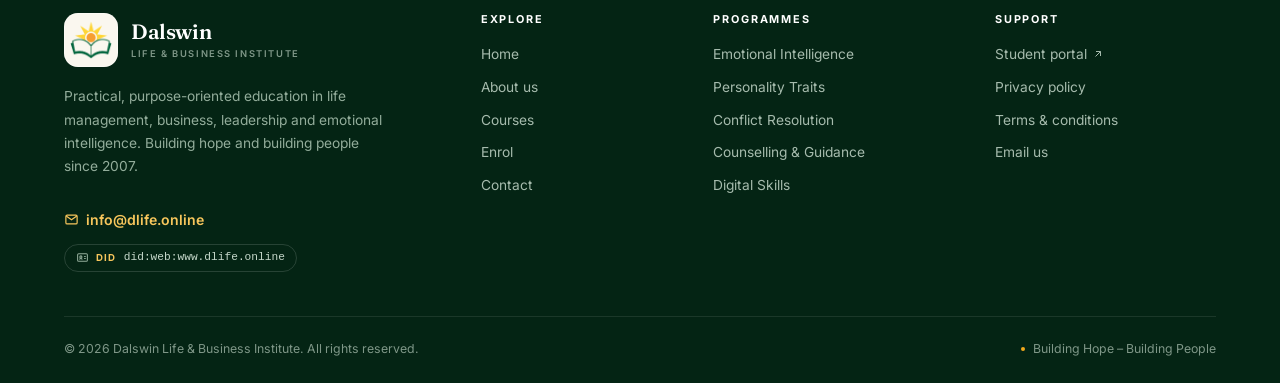
<file: terms.html>
<!DOCTYPE html>
<html lang="en">
<head>
<meta charset="utf-8">
<meta name="viewport" content="width=device-width, initial-scale=1">
<meta name="theme-color" content="#07321E">
<title>Terms and Conditions | Dalswin Life &amp; Business Institute</title>
<meta name="description" content="Terms and Conditions for Dalswin Life & Business Institute — course access, user responsibilities, payments, intellectual property and governing law.">
<link rel="icon" type="image/png" href="assets/img/favicon.png">
<link rel="apple-touch-icon" href="assets/img/apple-touch-icon.png">
<link rel="preconnect" href="https://fonts.googleapis.com">
<link rel="preconnect" href="https://fonts.gstatic.com" crossorigin>
<link href="https://fonts.googleapis.com/css2?family=Fraunces:ital,opsz,wght@0,9..144,400;0,9..144,500;0,9..144,600;0,9..144,700;1,9..144,500;1,9..144,600&family=Inter:wght@300;400;500;600;700&display=swap" rel="stylesheet">
<link rel="stylesheet" href="assets/css/styles.css">
<script>document.documentElement.classList.add('js');</script>
<script src="assets/js/main.js" defer></script>
</head>
<body>
<a class="skip-link" href="#main">Skip to content</a>

<header class="site-header">
  <div class="container header-inner">
    <a href="index.html" class="brand" aria-label="Dalswin Life and Business Institute — home">
      <picture>
        <source srcset="assets/img/dlife-emblem.webp" type="image/webp">
        <img src="assets/img/dlife-emblem.png" width="360" height="325" alt="Dalswin Life and Business Institute logo">
      </picture>
      <span class="brand-copy">
        <span class="brand-name">Dalswin</span>
        <span class="brand-sub">Life &amp; Business Institute</span>
      </span>
    </a>

    <nav class="nav" id="mainNav" aria-label="Main navigation">
      <a href="index.html">Home</a>
      <a href="about.html">About us</a>
      <a href="courses.html">Courses</a>
      <a href="enroll.html">Enrol</a>
      <a href="contact.html">Contact</a>
      <a href="https://onb.richardn.online/login" class="nav-portal" target="_blank" rel="noopener noreferrer">Student portal</a>
    </nav>

    <a href="https://onb.richardn.online/login" class="btn btn-primary btn-sm header-cta" target="_blank" rel="noopener noreferrer">
      Student portal
      <svg width="14" height="14" viewBox="0 0 24 24" fill="none" stroke="currentColor" stroke-width="2" aria-hidden="true"><path d="M7 17 17 7M8 7h9v9"/></svg>
    </a>

    <button class="nav-toggle" type="button" aria-expanded="false" aria-controls="mainNav" aria-label="Open menu">
      <span></span><span></span><span></span>
    </button>
  </div>
</header>

<main id="main">

  <section class="page-hero">
    <div class="container">
      <span class="kicker">Legal</span>
      <h1>Terms and Conditions</h1>
      <p class="lead">Please read these terms carefully. By accessing or using our website, courses and services, you agree to comply with and be bound by them.</p>
      <div class="page-meta">
        <span>
          <svg width="14" height="14" viewBox="0 0 24 24" fill="none" stroke="currentColor" stroke-width="1.8" aria-hidden="true"><rect x="3" y="5" width="18" height="14" rx="2"/><path d="M8 3v4M16 3v4M3 10h18"/></svg>
          Effective 27 May 2025
        </span>
        <span>
          <svg width="14" height="14" viewBox="0 0 24 24" fill="none" stroke="currentColor" stroke-width="1.8" aria-hidden="true"><path d="M12 3l7 3v5c0 4.6-3 8.3-7 10-4-1.7-7-5.4-7-10V6l7-3Z"/></svg>
          Governed by the laws of Zimbabwe
        </span>
      </div>
    </div>
  </section>

  <section class="section bg-cream">
    <div class="container legal-layout">

      <aside class="toc" aria-label="On this page">
        <h2>On this page</h2>
        <a href="#introduction">Introduction</a>
        <a href="#intellectual-property">Intellectual property rights</a>
        <a href="#course-access">Course access and use</a>
        <a href="#responsibilities">User responsibilities</a>
        <a href="#payments">Payment and refunds</a>
        <a href="#liability">Limitation of liability</a>
        <a href="#privacy">Privacy</a>
        <a href="#changes">Changes to terms</a>
        <a href="#governing-law">Governing law</a>
        <a href="#contact">Contact us</a>
        <a class="toc-contact" href="mailto:info@dlife.online">
          <svg width="13" height="13" viewBox="0 0 24 24" fill="none" stroke="currentColor" stroke-width="1.9" aria-hidden="true"><rect x="3" y="5" width="18" height="14" rx="2"/><path d="m3.5 6.5 8.5 6 8.5-6"/></svg>
          info@dlife.online
        </a>
      </aside>

      <article class="legal-card">
        <div class="legal-intro">
          <strong>Effective date:</strong> 27 May 2025.<br>
          <strong>Applies to:</strong> all users of our platform, including students, visitors and collaborators.
        </div>

        <div class="prose">
          <h2 id="introduction">Introduction</h2>
          <p>Welcome to Dalswin Life &amp; Business Institute. By accessing or using our website, courses, and services, you agree to comply with and be bound by these Terms and Conditions. If you do not agree, please do not use our website.</p>
          <p>These Terms apply to all users of our platform, including students, visitors, and collaborators.</p>

          <h2 id="intellectual-property">Intellectual property rights</h2>
          <p>All content, materials, courses, images, videos, designs, and text on this website are the exclusive property of Dalswin Life &amp; Business Institute, unless otherwise stated.</p>
          <ul>
            <li><strong>Personal use only:</strong> All resources are for your personal, non-commercial use.</li>
            <li><strong>No redistribution:</strong> You may not copy, reproduce, distribute, or sell any part of our content without prior written permission.</li>
          </ul>
          <p><strong>All rights reserved.</strong></p>

          <h2 id="course-access">Course access and use</h2>
          <ul>
            <li>Access to courses is granted upon registration and may require an account.</li>
            <li>You are responsible for maintaining the confidentiality of your login information.</li>
            <li>Course materials are provided “as-is” and are for educational purposes only.</li>
          </ul>

          <h2 id="responsibilities">User responsibilities</h2>
          <p>By using this site, you agree to:</p>
          <ul>
            <li>Provide accurate and honest information during registration.</li>
            <li>Not use the site for any unlawful purposes.</li>
            <li>Respect the privacy and rights of others.</li>
          </ul>

          <h2 id="payments">Payment and refunds</h2>
          <ul>
            <li>Some courses are free, while others may require payment. Pricing is clearly indicated.</li>
            <li>Payments for paid courses are final and non-refundable unless otherwise stated in writing.</li>
          </ul>

          <h2 id="liability">Limitation of liability</h2>
          <p>Dalswin Life &amp; Business Institute is not liable for:</p>
          <ul>
            <li>Any errors, inaccuracies, or interruptions in service.</li>
            <li>Losses or damages arising from the use or inability to use our website or materials.</li>
            <li>Your reliance on course content for specific results or decisions.</li>
          </ul>

          <h2 id="privacy">Privacy</h2>
          <p>Your privacy is important to us. Please review our <a href="privacy.html">Privacy Policy</a> for details on how we collect, use, and protect your personal information.</p>

          <h2 id="changes">Changes to terms</h2>
          <p>We may update these Terms and Conditions as necessary. Any changes will be effective once posted on this page. We encourage users to check this page regularly.</p>

          <h2 id="governing-law">Governing law</h2>
          <p>These Terms are governed by the laws of Zimbabwe. Any disputes shall be resolved in the courts of Zimbabwe.</p>

          <h2 id="contact">Contact us</h2>
          <p>For questions or concerns about these Terms, please contact us at <a href="mailto:info@dlife.online">info@dlife.online</a>.</p>
          <p>Thank you for choosing Dalswin Life &amp; Business Institute. Together, we build a brighter future.</p>
          <div class="legal-contact">
            <strong>Email:</strong> <a href="mailto:info@dlife.online">info@dlife.online</a><br>
            For questions about these Terms, course access or payments, please email us using the address above.
          </div>
          <p class="legal-next"><a href="privacy.html">Read our Privacy Policy →</a></p>
        </div>
      </article>

    </div>
  </section>

</main>

<footer class="site-footer">
  <div class="container">
    <div class="footer-main">
      <div class="footer-brand">
        <a href="index.html" class="brand" aria-label="Dalswin Life and Business Institute — home">
          <span class="footer-logo">
            <picture>
              <source srcset="assets/img/dlife-emblem.webp" type="image/webp">
              <img src="assets/img/dlife-emblem.png" width="360" height="325" alt="">
            </picture>
          </span>
          <span class="brand-copy">
            <span class="brand-name">Dalswin</span>
            <span class="brand-sub">Life &amp; Business Institute</span>
          </span>
        </a>
        <p>Practical, purpose-oriented education in life management, business, leadership and emotional intelligence. Building hope and building people since 2007.</p>
        <a class="footer-email" href="mailto:info@dlife.online">
          <svg width="15" height="15" viewBox="0 0 24 24" fill="none" stroke="currentColor" stroke-width="1.9" aria-hidden="true"><rect x="3" y="5" width="18" height="14" rx="2"/><path d="m3.5 6.5 8.5 6 8.5-6"/></svg>
          info@dlife.online
        </a>
        <a class="footer-did" href="https://www.dlife.online/.well-known/did.json" target="_blank" rel="noopener noreferrer" aria-label="DID document for www.dlife.online (opens JSON)">
          <svg width="13" height="13" viewBox="0 0 24 24" fill="none" stroke="currentColor" stroke-width="1.9" aria-hidden="true"><rect x="3" y="5" width="18" height="14" rx="2"/><circle cx="9" cy="11" r="2"/><path d="M6.5 16c.5-1.4 1.4-2 2.5-2s2 .6 2.5 2M15 10h3M15 14h3"/></svg>
          <span class="footer-did-label">DID</span>
          <code>did:web:www.dlife.online</code>
        </a>
      </div>

      <div>
        <h3>Explore</h3>
        <ul class="footer-links">
          <li><a href="index.html">Home</a></li>
          <li><a href="about.html">About us</a></li>
          <li><a href="courses.html">Courses</a></li>
          <li><a href="enroll.html">Enrol</a></li>
          <li><a href="contact.html">Contact</a></li>
        </ul>
      </div>

      <div>
        <h3>Programmes</h3>
        <ul class="footer-links">
          <li><a href="courses.html#emotional-intelligence">Emotional Intelligence</a></li>
          <li><a href="courses.html#personality-development">Personality Traits</a></li>
          <li><a href="courses.html#conflict-resolution">Conflict Resolution</a></li>
          <li><a href="courses.html#counselling-guidance">Counselling &amp; Guidance</a></li>
          <li><a href="courses.html#computer-literacy">Digital Skills</a></li>
        </ul>
      </div>

      <div>
        <h3>Support</h3>
        <ul class="footer-links">
          <li><a class="external" href="https://onb.richardn.online/login" target="_blank" rel="noopener noreferrer">Student portal
            <svg width="12" height="12" viewBox="0 0 24 24" fill="none" stroke="currentColor" stroke-width="2" aria-hidden="true"><path d="M7 17 17 7M8 7h9v9"/></svg>
          </a></li>
          <li><a href="privacy.html">Privacy policy</a></li>
          <li><a href="terms.html">Terms &amp; conditions</a></li>
          <li><a href="mailto:info@dlife.online">Email us</a></li>
        </ul>
      </div>
    </div>

    <div class="footer-bottom">
      <span>© <span data-year>2026</span> Dalswin Life &amp; Business Institute. All rights reserved.</span>
      <span class="footnote"><span class="dot"></span>Building Hope – Building People</span>
    </div>
  </div>
</footer>
</body>
</html>
</file>
<file: assets/css/styles.css>
/* ==========================================================================
   Dalswin Life & Business Institute — shared styles
   Palette and typography derived from the DL&BI logo.
   ========================================================================== */

:root{
  --green-950:#042414;
  --green-900:#07321E;
  --green-800:#0A4027;
  --green-700:#0E5533;
  --green-600:#14703F;
  --green-500:#1E8A51;
  --green-100:#E8F2EA;
  --green-50:#F1F7F2;
  --gold:#F2A91C;
  --gold-200:#F7C65C;
  --gold-300:#FFD98A;
  --gold-600:#B77E08;
  --gold-soft:#FFF4DC;
  --gold-line:#F1DEB2;
  --cream:#FAF7EF;
  --cream-deep:#F3EEE1;
  --white:#FFFFFF;
  --ink:#14231B;
  --ink-2:#2B3C31;
  --muted:#5B6A60;
  --muted-2:#78857B;
  --line:#E2E7E1;
  --line-2:#CFD9D1;
  --shadow-sm:0 2px 10px rgba(9,42,24,.05);
  --shadow:0 18px 44px rgba(8,40,23,.10);
  --shadow-lg:0 30px 70px rgba(3,24,13,.30);
  --radius-sm:12px;
  --radius:18px;
  --radius-lg:26px;
  --container:1180px;
  --font-sans:'Inter',system-ui,-apple-system,'Segoe UI',Roboto,sans-serif;
  --font-serif:'Fraunces',Georgia,'Times New Roman',serif;
}

/* ---------- Reset & base ---------- */
*,*::before,*::after{box-sizing:border-box}
html{scroll-behavior:smooth;scroll-padding-top:98px}
body{
  margin:0;
  font-family:var(--font-sans);
  font-size:16.5px;
  line-height:1.68;
  color:var(--ink);
  background:var(--cream);
  -webkit-font-smoothing:antialiased;
  text-rendering:optimizeLegibility;
}
h1,h2,h3,h4,h5{
  margin:0 0 .55em;
  font-family:var(--font-serif);
  font-weight:600;
  line-height:1.15;
  letter-spacing:-.02em;
  color:var(--green-900);
}
h1{font-size:clamp(2.2rem,4.4vw,3.55rem)}
h2{font-size:clamp(1.65rem,3vw,2.45rem)}
h3{font-size:1.16rem;letter-spacing:-.01em}
h4{font-size:1rem;letter-spacing:0}
p{margin:0 0 1.1em}
p:last-child{margin-bottom:0}
a{color:inherit;text-decoration:none}
ul,ol{margin:0;padding:0;list-style:none}
img,svg{max-width:100%;display:block}
button,input,select,textarea{font:inherit;color:inherit}
button{background:none;border:0;cursor:pointer}
::selection{background:var(--gold-300);color:var(--green-950)}
:focus-visible{outline:3px solid rgba(242,169,28,.75);outline-offset:3px;border-radius:4px}

.container{width:min(var(--container),90vw);margin-inline:auto}
.section{padding:clamp(56px,8vw,100px) 0}
.section--tight{padding:clamp(42px,6vw,68px) 0}
.bg-white{background:var(--white)}
.bg-cream{background:var(--cream)}
.bg-green{background:var(--green-900);color:#fff}
.muted{color:var(--muted)}
.lead{font-size:1.06rem;line-height:1.72;color:var(--muted)}
.center{text-align:center}
.sr-only{
  position:absolute;width:1px;height:1px;padding:0;margin:-1px;
  overflow:hidden;clip:rect(0,0,0,0);white-space:nowrap;border:0;
}
.skip-link{
  position:absolute;left:16px;top:-80px;z-index:200;
  background:var(--gold);color:var(--green-950);font-weight:700;
  padding:12px 20px;border-radius:0 0 10px 10px;transition:top .2s ease;
}
.skip-link:focus{top:0}

/* ---------- Buttons ---------- */
.btn{
  display:inline-flex;align-items:center;justify-content:center;gap:.6rem;
  padding:13px 25px;border-radius:999px;border:1px solid transparent;
  font-size:.93rem;font-weight:600;line-height:1.2;white-space:nowrap;
  cursor:pointer;
  transition:transform .2s ease,box-shadow .2s ease,background .2s ease,color .2s ease,border-color .2s ease,filter .2s ease;
}
.btn svg{flex:none}
.btn:hover{transform:translateY(-2px)}
.btn-primary{background:var(--green-800);color:#fff;box-shadow:0 10px 22px rgba(7,50,30,.16)}
.btn-primary:hover{background:var(--green-700);box-shadow:0 14px 30px rgba(7,50,30,.24)}
.btn-gold{background:linear-gradient(135deg,var(--gold),var(--gold-200));color:#241B02;box-shadow:0 10px 24px rgba(242,169,28,.28)}
.btn-gold:hover{filter:brightness(1.04);box-shadow:0 16px 32px rgba(242,169,28,.36)}
.btn-outline{border-color:var(--line-2);background:var(--white);color:var(--green-800)}
.btn-outline:hover{border-color:var(--green-700);box-shadow:var(--shadow-sm)}
.btn-ghost{border-color:rgba(255,255,255,.35);color:#fff;background:rgba(255,255,255,.02)}
.btn-ghost:hover{background:rgba(255,255,255,.1);border-color:rgba(255,255,255,.55)}
.btn-sm{padding:10px 17px;font-size:.83rem}
.btn-block{width:100%}

/* ---------- Header ---------- */
.site-header{
  position:sticky;top:0;z-index:100;
  background:rgba(255,255,255,.93);
  backdrop-filter:blur(16px);
  -webkit-backdrop-filter:blur(16px);
  border-bottom:1px solid var(--line);
  transition:box-shadow .25s ease;
}
.site-header.is-scrolled{box-shadow:0 10px 30px rgba(7,40,23,.09)}
.header-inner{display:flex;align-items:center;gap:28px;min-height:80px}
.brand{display:flex;align-items:center;gap:13px;margin-right:auto;flex:none}
.brand img{height:52px;width:auto}
.brand-copy{display:flex;flex-direction:column;line-height:1}
.brand-name{
  font-family:var(--font-serif);font-weight:600;font-size:1.3rem;
  letter-spacing:-.02em;color:var(--green-900);
}
.brand-sub{
  margin-top:6px;font-size:.585rem;font-weight:600;letter-spacing:.17em;
  text-transform:uppercase;color:var(--muted);
}
.nav{display:flex;align-items:center;gap:2px}
.nav a{
  padding:10px 14px;border-radius:999px;font-size:.9rem;font-weight:500;
  color:#384A3F;transition:background .18s ease,color .18s ease;
}
.nav a:hover{background:var(--green-50);color:var(--green-800)}
.nav a[aria-current="page"]{background:var(--green-50);color:var(--green-800);font-weight:600}
.nav .nav-portal{display:none}
.header-cta{flex:none}
.nav-toggle{
  display:none;flex-direction:column;justify-content:center;gap:5px;
  width:44px;height:44px;padding:10px;border-radius:10px;
}
.nav-toggle span{
  display:block;width:22px;height:2px;border-radius:2px;background:var(--green-900);
  transition:transform .25s ease,opacity .25s ease;
}
.nav-toggle[aria-expanded="true"] span:nth-child(1){transform:translateY(7px) rotate(45deg)}
.nav-toggle[aria-expanded="true"] span:nth-child(2){opacity:0}
.nav-toggle[aria-expanded="true"] span:nth-child(3){transform:translateY(-7px) rotate(-45deg)}

/* ---------- Hero ---------- */
.hero{
  position:relative;overflow:hidden;color:#fff;
  padding:clamp(58px,7.5vw,100px) 0 clamp(68px,8.5vw,112px);
  background:
    radial-gradient(900px 520px at 90% -8%,rgba(242,169,28,.22),transparent 64%),
    radial-gradient(700px 500px at 0% 110%,rgba(30,138,81,.22),transparent 66%),
    linear-gradient(155deg,#042414 0%,#07321E 46%,#0B4A2C 100%);
}
.hero::before{
  content:"";position:absolute;top:-340px;right:-260px;width:900px;height:900px;
  border-radius:50%;pointer-events:none;
  background:repeating-conic-gradient(from 0deg,rgba(247,198,92,.13) 0deg 5deg,transparent 5deg 14deg);
  -webkit-mask-image:radial-gradient(circle,#000 0 34%,transparent 66%);
  mask-image:radial-gradient(circle,#000 0 34%,transparent 66%);
  opacity:.85;
}
.hero::after{
  content:"";position:absolute;left:0;right:0;bottom:0;height:1px;
  background:linear-gradient(90deg,transparent,rgba(255,255,255,.18),transparent);
}
.hero-grid{
  position:relative;z-index:1;display:grid;
  grid-template-columns:1.1fr .9fr;gap:clamp(36px,6vw,72px);align-items:center;
}
.eyebrow{
  display:inline-flex;align-items:center;gap:10px;
  font-size:.72rem;font-weight:700;letter-spacing:.2em;text-transform:uppercase;
  color:var(--gold-200);margin:0 0 20px;
}
.eyebrow::before{content:"";width:26px;height:1px;background:var(--gold-200);opacity:.8}
.hero h1{color:#fff;font-size:clamp(2.45rem,5vw,4rem);line-height:1.04;letter-spacing:-.032em;margin-bottom:.4em;max-width:15ch}
.hero h1 em{font-style:italic;color:var(--gold-200);font-weight:500}
.hero-lead{max-width:58ch;font-size:1.06rem;line-height:1.72;color:#C8DACD;margin-bottom:0}
.hero-actions{display:flex;flex-wrap:wrap;gap:13px;margin-top:32px}
.hero-note{
  display:flex;align-items:flex-start;gap:9px;margin-top:24px;
  font-size:.8rem;line-height:1.5;color:#9DB6A4;max-width:52ch;
}
.hero-note svg{flex:none;margin-top:2px;color:var(--gold-200)}
.hero-visual{position:relative;width:100%;max-width:430px;justify-self:end}
.logo-card{
  position:relative;z-index:1;text-align:center;
  background:linear-gradient(160deg,#FFFDF7,var(--cream));
  border:1px solid rgba(255,255,255,.55);
  border-radius:var(--radius-lg);
  padding:clamp(26px,4vw,42px);
  box-shadow:var(--shadow-lg);
}
.logo-card img{width:min(270px,78%);height:auto;margin:0 auto 24px}
.logo-card p{
  margin:0;font-size:.67rem;font-weight:700;letter-spacing:.18em;
  text-transform:uppercase;color:var(--muted);
}
.logo-card p + p{margin-top:6px;letter-spacing:.08em;text-transform:none;font-size:.78rem;font-weight:500;color:var(--green-700)}
.hero-chip{
  position:absolute;z-index:2;display:flex;align-items:center;gap:9px;
  padding:12px 16px;border-radius:13px;background:#fff;
  color:var(--green-900);font-size:.78rem;font-weight:600;
  box-shadow:0 16px 34px rgba(3,24,13,.22);border:1px solid rgba(255,255,255,.7);
}
.hero-chip .dot{width:8px;height:8px;border-radius:50%;background:var(--gold);flex:none}
.hero-chip--one{top:-16px;left:-24px}
.hero-chip--two{bottom:-18px;right:-24px}

/* ---------- Stats strip ---------- */
.stats{background:var(--green-950);border-top:1px solid rgba(255,255,255,.07)}
.stats-grid{display:grid;grid-template-columns:repeat(4,1fr);padding:30px 0}
.stat{padding:0 26px;border-left:1px solid rgba(255,255,255,.1)}
.stat:first-child{padding-left:0;border-left:0}
.stat b{
  display:block;font-family:var(--font-serif);font-weight:600;
  font-size:clamp(1.6rem,2.8vw,2.15rem);line-height:1;color:var(--gold-200);
}
.stat span{
  display:block;margin-top:8px;font-size:.7rem;font-weight:600;
  letter-spacing:.14em;text-transform:uppercase;color:#8FA997;
}

/* ---------- Section heads ---------- */
.section-head{max-width:740px;margin-bottom:clamp(30px,4vw,48px)}
.section-head.center{margin-inline:auto;text-align:center}
.section-head p{color:var(--muted);margin-top:14px}
.kicker{
  display:block;margin-bottom:13px;font-size:.71rem;font-weight:700;
  letter-spacing:.2em;text-transform:uppercase;color:var(--gold-600);
}
.kicker--light{color:var(--gold-200)}
.section-head.center .kicker{display:inline-block}

/* ---------- Grids ---------- */
.grid{display:grid;gap:20px}
.grid--compact{gap:16px}
.mb-0{margin-bottom:0}
.quick-links{display:grid;gap:9px;margin-top:14px}
.quick-links a{color:var(--green-700);font-weight:600;font-size:.88rem}
.quick-links a:hover{color:var(--gold-600)}
.legal-next{margin-top:1.6em}
.grid-2{grid-template-columns:repeat(2,1fr)}
.grid-3{grid-template-columns:repeat(3,1fr)}
.grid-4{grid-template-columns:repeat(4,1fr)}

/* ---------- Generic cards ---------- */
.card{
  background:var(--white);border:1px solid var(--line);
  border-radius:var(--radius);padding:28px;
  box-shadow:var(--shadow-sm);
}
.value-card{
  background:var(--white);border:1px solid var(--line);border-radius:var(--radius);
  padding:28px;box-shadow:var(--shadow-sm);
  transition:transform .25s ease,box-shadow .25s ease,border-color .25s ease;
}
.value-card:hover{transform:translateY(-4px);box-shadow:var(--shadow);border-color:var(--line-2)}
.value-icon{
  width:48px;height:48px;border-radius:14px;display:grid;place-items:center;
  margin-bottom:18px;background:var(--gold-soft);color:var(--green-800);
  border:1px solid var(--gold-line);
}
.value-card h3{font-size:1.08rem;margin-bottom:8px}
.value-card p{font-size:.91rem;line-height:1.65;color:var(--muted);margin:0}

/* ---------- Who we are split ---------- */
.split{display:grid;grid-template-columns:1.05fr .95fr;gap:clamp(34px,6vw,64px);align-items:center}
.split p{color:var(--muted)}
.identity-panel{
  position:relative;overflow:hidden;border-radius:var(--radius-lg);
  padding:clamp(28px,4vw,40px);color:#fff;
  background:
    radial-gradient(420px 260px at 100% 0%,rgba(242,169,28,.24),transparent 66%),
    linear-gradient(150deg,var(--green-900),var(--green-700));
  box-shadow:var(--shadow);
}
.identity-panel::after{
  content:"";position:absolute;right:-70px;bottom:-90px;width:260px;height:260px;
  border:1px solid rgba(247,198,92,.25);border-radius:50%;
  box-shadow:0 0 0 28px rgba(247,198,92,.05),0 0 0 56px rgba(247,198,92,.035);
}
.identity-panel h3{color:#fff;font-size:1.45rem;margin-bottom:10px;position:relative;z-index:1}
.identity-panel > p{color:#BDD3C3;font-size:.94rem;position:relative;z-index:1}
.value-list{display:grid;gap:0;margin-top:20px;position:relative;z-index:1}
.value-list li{
  display:flex;align-items:flex-start;gap:13px;padding:14px 0;
  border-top:1px solid rgba(255,255,255,.12);font-size:.91rem;color:#E3EEE6;
}
.value-list li:last-child{padding-bottom:0}
.value-list .tick{
  flex:none;width:22px;height:22px;border-radius:50%;display:grid;place-items:center;
  background:rgba(247,198,92,.16);border:1px solid rgba(247,198,92,.4);
  color:var(--gold-200);margin-top:2px;
}

/* ---------- Course cards ---------- */
.course-grid{display:grid;grid-template-columns:repeat(4,1fr);gap:18px}
.course-card{
  position:relative;display:flex;flex-direction:column;gap:11px;overflow:hidden;
  background:var(--white);border:1px solid var(--line);border-radius:var(--radius);
  padding:26px 24px;transition:transform .25s ease,box-shadow .25s ease,border-color .25s ease;
}
.course-card::before{
  content:"";position:absolute;top:0;left:0;right:0;height:3px;
  background:linear-gradient(90deg,var(--gold),var(--gold-200));
  transform:scaleX(0);transform-origin:left;transition:transform .3s ease;
}
.course-card:hover{transform:translateY(-4px);box-shadow:var(--shadow);border-color:var(--line-2)}
.course-card:hover::before{transform:scaleX(1)}
.course-code{
  align-self:flex-start;padding:5px 10px;border-radius:999px;
  font-size:.65rem;font-weight:700;letter-spacing:.15em;text-transform:uppercase;
  color:#8A620A;background:var(--gold-soft);border:1px solid var(--gold-line);
}
.course-card h3{font-size:1.08rem;line-height:1.28;margin:3px 0 0}
.course-card p{font-size:.88rem;line-height:1.6;color:var(--muted);margin:0}
.card-link{
  display:inline-flex;align-items:center;gap:7px;margin-top:auto;padding-top:4px;
  font-size:.84rem;font-weight:600;color:var(--green-700);
}
.card-link svg{transition:transform .2s ease}
.course-card:hover .card-link svg{transform:translateX(3px)}
.center-cta{text-align:center;margin-top:38px}
.action-row{margin-top:28px}
.action-row:last-child{margin-bottom:0}
.button-row{display:flex;flex-wrap:wrap;gap:12px;margin-top:28px}

/* ---------- Logo showcase ---------- */
.logo-showcase{
  position:relative;overflow:hidden;text-align:center;
  background:linear-gradient(160deg,#FFFDF7,var(--cream));
  border:1px solid var(--line);border-radius:var(--radius-lg);
  padding:clamp(28px,4vw,40px);box-shadow:var(--shadow);
}
.logo-showcase::before{
  content:"";position:absolute;left:50%;top:-110px;width:360px;height:360px;
  transform:translateX(-50%);border-radius:50%;
  background:radial-gradient(circle,rgba(242,169,28,.18),transparent 70%);
  pointer-events:none;
}
.logo-showcase img{position:relative;z-index:1;width:min(260px,76%);height:auto;margin:0 auto 22px}
.logo-tagline{
  position:relative;z-index:1;margin:0 0 22px;font-size:.66rem;font-weight:700;
  letter-spacing:.18em;text-transform:uppercase;color:var(--muted);
}
.logo-facts{position:relative;z-index:1;display:grid;grid-template-columns:1fr 1fr;gap:10px;text-align:left}
.logo-fact{
  padding:13px 15px;border-radius:11px;background:rgba(255,255,255,.85);
  border:1px solid var(--line);font-size:.75rem;line-height:1.4;color:var(--muted);
}
.logo-fact b{
  display:block;margin-bottom:2px;font-family:var(--font-serif);
  font-weight:600;font-size:.98rem;color:var(--green-900);letter-spacing:-.01em;
}

/* ---------- Pull quote ---------- */
.pullquote-card{
  position:relative;overflow:hidden;padding:clamp(28px,4vw,40px);
  border-radius:var(--radius-lg);background:var(--green-50);
  border:1px solid #D6E5D9;box-shadow:var(--shadow-sm);
}
.pullquote-card::before{
  content:"\201C";position:absolute;top:-6px;left:20px;
  font-family:var(--font-serif);font-size:6rem;line-height:1;color:var(--gold-200);opacity:.85;
}
.pullquote-card blockquote{
  position:relative;z-index:1;margin:0;font-family:var(--font-serif);
  font-size:clamp(1.15rem,2vw,1.4rem);line-height:1.5;
  letter-spacing:-.01em;color:var(--green-900);
}
.pullquote-card cite{
  display:block;margin-top:18px;font-family:var(--font-sans);font-size:.72rem;
  font-style:normal;font-weight:600;letter-spacing:.14em;text-transform:uppercase;color:var(--muted);
}

/* ---------- Audience ---------- */
.audience-grid{display:grid;grid-template-columns:repeat(2,1fr);gap:18px}
.audience-item{
  display:flex;gap:18px;padding:24px;background:var(--white);
  border:1px solid var(--line);border-radius:var(--radius);box-shadow:var(--shadow-sm);
}
.audience-num{
  flex:none;width:42px;height:42px;border-radius:12px;display:grid;place-items:center;
  background:var(--green-50);border:1px solid #D6E5D9;color:var(--green-700);
  font-family:var(--font-serif);font-weight:600;font-size:.95rem;
}
.audience-item h3{font-size:1rem;margin-bottom:4px}
.audience-item p{font-size:.88rem;line-height:1.62;color:var(--muted);margin:0}

/* ---------- Process ---------- */
.process-grid{display:grid;grid-template-columns:1.05fr .95fr;gap:clamp(28px,4vw,48px);align-items:start}
.process-steps{display:grid;gap:15px}
.step-card{
  display:flex;align-items:flex-start;gap:18px;background:var(--white);
  border:1px solid var(--line);border-radius:var(--radius);padding:24px;
  box-shadow:var(--shadow-sm);
}
.step-num{
  flex:none;width:44px;height:44px;border-radius:12px;display:grid;place-items:center;
  background:linear-gradient(145deg,var(--green-900),var(--green-700));
  color:var(--gold-200);font-family:var(--font-serif);font-weight:600;font-size:1.05rem;
}
.step-card h3{font-size:1.02rem;margin-bottom:5px}
.step-card p{font-size:.89rem;line-height:1.62;color:var(--muted);margin:0}
.step-card a{color:var(--green-700);font-weight:600;text-decoration:underline;text-underline-offset:2px}
.rhythm-card{
  position:relative;overflow:hidden;border-radius:var(--radius-lg);padding:clamp(26px,4vw,38px);
  background:
    radial-gradient(360px 260px at 100% 0%,rgba(242,169,28,.22),transparent 64%),
    linear-gradient(155deg,var(--green-900),var(--green-700));
  color:#fff;box-shadow:var(--shadow);
}
.rhythm-card h3{color:#fff;font-size:1.4rem;margin-bottom:8px}
.rhythm-card > p{color:#BFD4C5;font-size:.92rem}
.rhythm-list{display:grid;gap:9px;margin-top:20px}
.rhythm-item{
  display:flex;align-items:center;justify-content:space-between;gap:16px;
  padding:12px 15px;border-radius:11px;background:rgba(255,255,255,.07);
  border:1px solid rgba(255,255,255,.11);font-size:.86rem;color:#E7F0E9;
}
.rhythm-item b{color:var(--gold-200);font-weight:600;white-space:nowrap}
.rhythm-note{
  display:flex;align-items:flex-start;gap:9px;margin-top:20px;
  font-size:.78rem;line-height:1.55;color:#9DB6A4;
}
.rhythm-note svg{flex:none;margin-top:1px;color:var(--gold-200)}
.process-note{
  max-width:76ch;margin:28px auto 0;text-align:center;
  font-size:.9rem;line-height:1.7;color:var(--muted);
}
.process-note a{color:var(--green-700);text-decoration:underline;text-underline-offset:2px}

/* ---------- CTA band ---------- */
.cta-band{
  position:relative;overflow:hidden;color:#fff;
  padding:clamp(56px,8vw,90px) 0;
  background:
    radial-gradient(700px 360px at 88% 0%,rgba(242,169,28,.24),transparent 64%),
    linear-gradient(150deg,#042414,#0A4027 60%,#0E5533);
}
.cta-band::before{
  content:"";position:absolute;right:-160px;top:-160px;width:520px;height:520px;
  border-radius:50%;
  background:repeating-conic-gradient(from 0deg,rgba(247,198,92,.11) 0deg 5deg,transparent 5deg 15deg);
  -webkit-mask-image:radial-gradient(circle,#000 0 36%,transparent 68%);
  mask-image:radial-gradient(circle,#000 0 36%,transparent 68%);
  pointer-events:none;
}
.cta-inner{position:relative;z-index:1;max-width:780px;margin-inline:auto;text-align:center}
.cta-band h2{color:#fff;font-size:clamp(1.9rem,3.6vw,2.8rem);margin-bottom:.4em}
.cta-band p{max-width:62ch;margin:0 auto 30px;color:#C2D7C8;font-size:1rem}
.cta-actions{display:flex;flex-wrap:wrap;justify-content:center;gap:13px}
.cta-meta{
  display:flex;flex-wrap:wrap;justify-content:center;gap:8px 26px;margin-top:26px;
  font-size:.77rem;color:#93AD9B;
}
.cta-meta a{color:var(--gold-200);text-decoration:underline;text-underline-offset:2px}

/* ---------- Page hero ---------- */
.page-hero{
  position:relative;overflow:hidden;color:#fff;
  padding:clamp(52px,7vw,82px) 0 clamp(46px,6vw,68px);
  background:
    radial-gradient(820px 420px at 90% -20%,rgba(242,169,28,.22),transparent 64%),
    linear-gradient(155deg,#042414,#07321E 55%,#0A4027);
}
.page-hero::before{
  content:"";position:absolute;right:-170px;top:-190px;width:620px;height:620px;border-radius:50%;
  background:repeating-conic-gradient(from 0deg,rgba(247,198,92,.10) 0deg 5deg,transparent 5deg 15deg);
  -webkit-mask-image:radial-gradient(circle,#000 0 34%,transparent 66%);
  mask-image:radial-gradient(circle,#000 0 34%,transparent 66%);
  pointer-events:none;
}
.page-hero .container{position:relative;z-index:1}
.page-hero .kicker{color:var(--gold-200);margin-bottom:14px}
.page-hero h1{color:#fff;font-size:clamp(2rem,4vw,3.15rem);max-width:20ch;margin-bottom:.36em}
.page-hero .lead{color:#C6D9CB;max-width:72ch;margin:0;font-size:1.03rem}
.page-hero--wide h1{max-width:26ch}
.page-meta{
  display:flex;flex-wrap:wrap;gap:8px 22px;margin-top:20px;
  font-size:.78rem;font-weight:500;color:#9DB6A4;
}
.page-meta span{display:inline-flex;align-items:center;gap:7px}
.page-meta svg{color:var(--gold-200)}

/* ---------- Course detail list ---------- */
.course-index{
  display:flex;flex-wrap:wrap;gap:8px;margin-top:26px;
}
.course-index a{
  display:inline-flex;align-items:center;gap:7px;padding:7px 13px;
  border-radius:999px;background:rgba(255,255,255,.08);
  border:1px solid rgba(255,255,255,.16);color:#E6F0E9;
  font-size:.76rem;font-weight:500;transition:background .2s ease,border-color .2s ease;
}
.course-index a:hover{background:rgba(255,255,255,.14);border-color:rgba(247,198,92,.55)}
.course-index b{color:var(--gold-200);font-weight:700}
.course-list{display:grid;gap:24px}
.course-detail{
  scroll-margin-top:104px;background:var(--white);border:1px solid var(--line);
  border-radius:var(--radius-lg);padding:clamp(24px,4vw,42px);box-shadow:var(--shadow-sm);
}
.course-detail__head{padding-bottom:24px;border-bottom:1px solid var(--line);margin-bottom:26px}
.course-detail__head h2{font-size:clamp(1.4rem,2.4vw,1.9rem);margin:12px 0 8px}
.course-detail__head p{color:var(--muted);margin:0;max-width:70ch}
.course-detail__grid{display:grid;grid-template-columns:minmax(0,1.7fr) minmax(230px,.7fr);gap:clamp(26px,4vw,46px);align-items:start}
.course-detail h3{font-family:var(--font-sans);font-size:.72rem;font-weight:700;letter-spacing:.15em;text-transform:uppercase;color:var(--gold-600);margin:0 0 10px}
.course-overview{font-size:.96rem;line-height:1.75;color:#3B4C41;margin-bottom:28px}
.tick-list{display:grid;gap:12px}
.tick-list li{display:flex;align-items:flex-start;gap:11px;font-size:.92rem;line-height:1.62;color:#3B4C41}
.tick-list .tick{
  flex:none;width:22px;height:22px;border-radius:50%;display:grid;place-items:center;
  margin-top:2px;background:var(--green-50);border:1px solid #D3E4D7;color:var(--green-700);
}
.tick-list strong{color:var(--green-900);font-weight:600}
.course-aside{
  position:sticky;top:104px;display:grid;gap:16px;
}
.facts-card{
  background:var(--cream);border:1px solid var(--line);border-radius:16px;
  padding:20px;box-shadow:var(--shadow-sm);
}
.facts-card h3{color:var(--green-900);font-family:var(--font-serif);font-size:1rem;letter-spacing:-.01em;text-transform:none;margin-bottom:10px}
.facts{display:grid}
.facts li{
  display:flex;justify-content:space-between;gap:14px;padding:10px 0;
  border-bottom:1px dashed var(--line-2);font-size:.83rem;color:var(--muted);
}
.facts li:last-child{border-bottom:0;padding-bottom:0}
.facts b{color:var(--green-900);font-weight:600;text-align:right}
.aside-note{
  padding:20px;border-radius:16px;background:linear-gradient(150deg,var(--green-900),var(--green-700));
  color:#C6D9CB;font-size:.83rem;line-height:1.6;
}
.aside-note strong{display:block;color:#fff;font-family:var(--font-serif);font-weight:600;font-size:1.02rem;margin-bottom:6px}
.aside-note .btn{margin-top:14px}

/* ---------- Programme curriculum ---------- */
.course-extra{margin-top:34px;padding-top:32px;border-top:1px solid var(--line)}
.course-block + .course-block{margin-top:38px}
.course-block .course-overview{margin-bottom:0}
.week-grid{display:grid;grid-template-columns:1fr;gap:16px;margin-top:16px}
.week-card{
  background:var(--cream);border:1px solid var(--line);border-radius:16px;
  padding:20px;min-width:0;
}
.week-card__head{
  display:flex;align-items:flex-start;justify-content:space-between;gap:10px;
  flex-wrap:wrap;margin-bottom:6px;
}
.week-card h4{font-family:var(--font-serif);font-size:1.02rem;line-height:1.32;color:var(--green-900);margin:0}
.week-tag{
  flex:none;padding:3px 8px;border-radius:999px;background:var(--gold-soft);
  border:1px solid var(--gold-line);color:var(--gold-600);
  font-size:.58rem;font-weight:700;letter-spacing:.1em;text-transform:uppercase;
}
.week-objective{font-size:.82rem;color:var(--muted);margin:0 0 10px}
.week-list{display:grid;gap:5px;margin:0;padding:0;list-style:none}
.week-list--cols{grid-template-columns:repeat(2,minmax(0,1fr));column-gap:28px}
.week-list li{position:relative;padding-left:14px;font-size:.83rem;line-height:1.5;color:#3B4C41}
.week-list li::before{
  content:"";position:absolute;left:0;top:.62em;width:4px;height:4px;border-radius:50%;
  background:var(--gold);
}
.week-groups{display:grid;grid-template-columns:repeat(3,minmax(0,1fr));gap:20px;margin-top:12px}
.week-groups--2{grid-template-columns:repeat(2,minmax(0,1fr))}
.week-group h5{
  margin:0 0 6px;font-family:var(--font-sans);font-size:.64rem;font-weight:700;
  letter-spacing:.12em;text-transform:uppercase;color:var(--green-700);
}
.week-assessment{
  margin-top:14px;padding-top:12px;border-top:1px dashed var(--line-2);
  font-size:.78rem;line-height:1.55;color:var(--muted);
}
.week-assessment b{color:var(--green-900)}
.course-columns{display:grid;grid-template-columns:1fr 1fr;gap:26px;align-items:start;margin-top:14px}
.table-wrap{overflow-x:auto;border:1px solid var(--line);border-radius:14px;background:var(--white)}
.data-table{width:100%;min-width:300px;border-collapse:collapse;font-size:.84rem}
.data-table th,.data-table td{padding:10px 14px;text-align:left;border-bottom:1px solid var(--line)}
.data-table th{
  font-size:.62rem;font-weight:700;letter-spacing:.12em;text-transform:uppercase;
  color:var(--muted);background:var(--cream);
}
.data-table tr:last-child td{border-bottom:0}
.data-table--numbers td:last-child,.data-table--numbers th:last-child{text-align:right}
.data-table .total-row td{font-weight:700;color:var(--green-900);background:var(--green-50)}
.time-list{
  display:grid;gap:0;margin:0;padding:6px 16px;list-style:none;
  border:1px solid var(--line);border-radius:14px;background:var(--white);
}
.time-list li{
  display:flex;justify-content:space-between;gap:16px;padding:9px 0;
  border-bottom:1px dashed var(--line-2);font-size:.84rem;color:#3B4C41;
}
.time-list li:last-child{border-bottom:0}
.time-list b{color:var(--green-900);font-weight:600;white-space:nowrap}
.checklist-grid{grid-template-columns:1fr 1fr;gap:10px 24px;margin-top:14px}
.project-steps{display:grid;gap:9px;margin:14px 0 0;padding:0;list-style:none;counter-reset:step}
.project-steps li{display:flex;align-items:flex-start;gap:10px;font-size:.86rem;line-height:1.55;color:#3B4C41}
.project-steps li::before{
  counter-increment:step;content:counter(step);flex:none;width:22px;height:22px;
  border-radius:50%;display:grid;place-items:center;margin-top:1px;
  background:var(--green-900);color:var(--gold-200);font-size:.68rem;font-weight:700;
}
.certificate-card{
  margin-top:16px;padding:24px;border:1px solid var(--gold-line);border-radius:16px;
  background:linear-gradient(150deg,#FFFDF6,var(--gold-soft));
}
.certificate-card .kicker{margin-bottom:6px}
.certificate-card h4{font-family:var(--font-serif);font-size:1.15rem;color:var(--green-900);margin:0 0 8px}
.certificate-card p{margin:0;font-size:.87rem;line-height:1.65;color:#3B4C41}
.certificate-card .course-callout{margin-top:14px}
.course-callout{
  margin-top:14px;padding:14px 16px;border-left:3px solid var(--gold);
  border-radius:0 10px 10px 0;background:var(--cream);
  font-size:.84rem;line-height:1.6;color:#3B4C41;
}
.course-callout strong{color:var(--green-900)}
@media (max-width:1080px){
  .week-groups{grid-template-columns:repeat(2,minmax(0,1fr))}
}
@media (max-width:960px){
  .course-columns,.checklist-grid{grid-template-columns:1fr}
  .week-list--cols,.week-groups,.week-groups--2{grid-template-columns:1fr}
}

/* ---------- Admissions / steps ---------- */
.admission-steps{display:grid;grid-template-columns:repeat(2,1fr);gap:18px}
.admission-step{
  position:relative;background:var(--white);border:1px solid var(--line);
  border-radius:var(--radius);padding:26px;box-shadow:var(--shadow-sm);
}
.admission-step .step-num{margin-bottom:16px}
.admission-step h3{font-size:1.05rem;margin-bottom:6px}
.admission-step p{font-size:.9rem;line-height:1.65;color:var(--muted);margin:0}
.portal-card{
  position:relative;overflow:hidden;border-radius:var(--radius-lg);
  padding:clamp(28px,4vw,40px);color:#fff;
  background:
    radial-gradient(420px 280px at 100% 0%,rgba(242,169,28,.24),transparent 66%),
    linear-gradient(150deg,var(--green-900),var(--green-700));
  box-shadow:var(--shadow);
}
.portal-card h2{color:#fff;font-size:clamp(1.5rem,2.6vw,2rem);margin-bottom:10px}
.portal-card p{color:#C2D7C8;font-size:.93rem;max-width:58ch}
.portal-card .btn{margin-top:8px}
.portal-card .btn + .btn{margin-left:8px}
.portal-url{
  display:flex;flex-wrap:wrap;align-items:center;gap:7px;margin-top:20px;
  font-size:.76rem;color:#9DB6A4;
}
.portal-url a{color:var(--gold-200);text-decoration:underline;text-underline-offset:2px}

/* ---------- FAQ ---------- */
.faq{display:grid;gap:12px;max-width:840px;margin-inline:auto}
.faq details{
  background:var(--white);border:1px solid var(--line);border-radius:14px;
  box-shadow:var(--shadow-sm);overflow:hidden;
}
.faq summary{
  display:flex;align-items:center;justify-content:space-between;gap:18px;
  padding:19px 22px;cursor:pointer;list-style:none;
  font-weight:600;font-size:.95rem;color:var(--green-900);
}
.faq summary::-webkit-details-marker{display:none}
.faq summary::after{
  content:"";flex:none;width:9px;height:9px;
  border-right:2px solid var(--gold-600);border-bottom:2px solid var(--gold-600);
  transform:rotate(45deg);margin-top:-4px;transition:transform .2s ease;
}
.faq details[open] summary::after{transform:rotate(225deg);margin-top:4px}
.faq .faq-answer{padding:0 22px 20px;font-size:.91rem;line-height:1.68;color:var(--muted)}
.faq .faq-answer p{margin:0 0 .7em}
.faq .faq-answer p:last-child{margin-bottom:0}
.faq .faq-answer a{color:var(--green-700);text-decoration:underline;text-underline-offset:2px}

/* ---------- Contact ---------- */
.contact-grid{display:grid;grid-template-columns:.9fr 1.1fr;gap:clamp(28px,4vw,44px);align-items:start}
.contact-cards{display:grid;gap:16px}
.contact-card{
  background:var(--white);border:1px solid var(--line);border-radius:var(--radius);
  padding:24px;box-shadow:var(--shadow-sm);
}
.contact-card .value-icon{margin-bottom:14px;width:42px;height:42px}
.contact-card h3{font-size:1rem;margin-bottom:5px}
.contact-card p{font-size:.88rem;line-height:1.6;color:var(--muted);margin:0}
.contact-card a.contact-link{
  display:inline-flex;align-items:center;gap:7px;margin-top:10px;
  font-size:.93rem;font-weight:600;color:var(--green-700);word-break:break-word;
}
.contact-card a.contact-link:hover{color:var(--gold-600)}
.contact-form-card{
  background:var(--white);border:1px solid var(--line);border-radius:var(--radius-lg);
  padding:clamp(26px,4vw,40px);box-shadow:var(--shadow);
}
.contact-form-card h2{font-size:1.55rem;margin-bottom:6px}
.contact-form-card > p{color:var(--muted);font-size:.9rem;margin-bottom:24px}
.form-row{display:grid;grid-template-columns:1fr 1fr;gap:16px}
.field{margin-bottom:17px}
.field label{display:block;margin-bottom:7px;font-size:.81rem;font-weight:600;color:var(--green-900)}
.field input,.field select,.field textarea{
  width:100%;padding:12px 14px;border:1px solid var(--line-2);border-radius:10px;
  background:#fff;font-size:.93rem;color:var(--ink);
  transition:border-color .2s ease,box-shadow .2s ease;
}
.field textarea{resize:vertical;min-height:130px}
.field input:focus,.field select:focus,.field textarea:focus{
  outline:none;border-color:var(--gold);box-shadow:0 0 0 4px rgba(242,169,28,.16);
}
.field input::placeholder,.field textarea::placeholder{color:#9AA69D}
.form-note{display:flex;align-items:flex-start;gap:8px;margin-top:14px;font-size:.78rem;line-height:1.55;color:var(--muted)}
.form-note svg{flex:none;margin-top:1px;color:var(--green-600)}
.form-status{
  display:none;margin-top:16px;padding:13px 16px;border-radius:10px;
  background:#EFF9F2;border:1px solid #C6E6D1;color:#176338;font-size:.87rem;
}
.form-status.show{display:block}

/* ---------- Legal pages ---------- */
.legal-layout{display:grid;grid-template-columns:252px minmax(0,1fr);gap:clamp(26px,4vw,48px);align-items:start}
.toc{
  position:sticky;top:104px;background:var(--white);border:1px solid var(--line);
  border-radius:16px;padding:22px;box-shadow:var(--shadow-sm);
}
.toc h2{
  margin:0 0 12px;font-family:var(--font-sans);font-size:.68rem;font-weight:700;
  letter-spacing:.17em;text-transform:uppercase;color:var(--muted);
}
.toc a{
  display:block;padding:8px 0;font-size:.84rem;line-height:1.4;color:#3B4C41;
  border-bottom:1px dashed var(--line);
}
.toc a:last-child{border-bottom:0}
.toc a:hover{color:var(--green-700)}
.toc .toc-contact{
  display:inline-flex;align-items:center;gap:6px;margin-top:14px;
  font-size:.8rem;font-weight:600;color:var(--green-700);border-bottom:0;
}
.legal-card{
  background:var(--white);border:1px solid var(--line);border-radius:var(--radius-lg);
  padding:clamp(26px,5vw,52px);box-shadow:var(--shadow-sm);
}
.legal-intro{
  padding:20px 22px;margin-bottom:34px;border-radius:12px;
  background:var(--cream);border:1px solid var(--line);
  font-size:.9rem;color:var(--muted);
}
.legal-intro strong{color:var(--green-900)}
.prose{font-size:.97rem;color:#3A4A40}
.prose h2{
  font-size:1.4rem;margin:2.1em 0 .55em;padding-top:1.2em;
  border-top:1px solid var(--line);scroll-margin-top:104px;
}
.prose h2:first-of-type{margin-top:0;padding-top:0;border-top:0}
.prose h3{font-family:var(--font-sans);font-size:.95rem;font-weight:600;margin:1.5em 0 .5em;color:var(--green-900)}
.prose p{line-height:1.8;margin-bottom:1em}
.prose ul{list-style:none;margin:0 0 1.2em;padding:0;display:grid;gap:9px}
.prose ul li{position:relative;padding-left:22px;line-height:1.72}
.prose ul li::before{
  content:"";position:absolute;left:0;top:.68em;width:6px;height:6px;
  border-radius:2px;background:var(--gold);transform:rotate(45deg);
}
.prose a{color:var(--green-700);text-decoration:underline;text-underline-offset:2px}
.prose a:hover{color:var(--gold-600)}
.prose strong{color:var(--green-900)}
.legal-contact{
  margin-top:2em;padding:18px 20px;border-radius:12px;
  background:var(--green-50);border:1px solid #D6E5D9;font-size:.92rem;
}

/* ---------- Footer ---------- */
.site-footer{background:var(--green-950);color:#A6BBAD;font-size:.89rem;padding:64px 0 24px}
.footer-main{display:grid;grid-template-columns:1.55fr .8fr 1fr .9fr;gap:36px;padding-bottom:44px}
.footer-brand .brand{margin:0 0 18px;margin-right:0}
.footer-logo{
  display:grid;place-items:center;width:54px;height:54px;flex:none;
  background:var(--cream);border-radius:14px;padding:6px;
  box-shadow:inset 0 0 0 1px rgba(255,255,255,.35);
}
.footer-logo img{width:100%;height:auto}
.footer-brand .brand-name{color:#fff}
.footer-brand .brand-sub{color:#7F9788}
.footer-brand p{max-width:36ch;line-height:1.7;font-size:.86rem;color:#93AD9B}
.footer-email{
  display:inline-flex;align-items:center;gap:7px;margin-top:14px;
  color:var(--gold-200);font-weight:600;font-size:.88rem;
}
.footer-email:hover{text-decoration:underline;text-underline-offset:3px}
.footer-did{
  display:flex;width:max-content;max-width:100%;align-items:center;gap:7px;margin-top:10px;
  padding:6px 11px;border:1px solid rgba(255,255,255,.14);border-radius:999px;
  color:#93AD9B;font-size:.72rem;line-height:1.2;
  transition:border-color .2s ease,color .2s ease;
}
.footer-did:hover{border-color:rgba(212,175,55,.55);color:var(--gold-200)}
.footer-did-label{
  font-size:.6rem;font-weight:700;letter-spacing:.13em;text-transform:uppercase;
  color:var(--gold-200);
}
.footer-did code{
  font-family:ui-monospace,SFMono-Regular,Menlo,Consolas,monospace;
  font-size:.7rem;color:#C6D8CB;overflow-wrap:anywhere;
}
.footer-did:hover code{color:inherit}
.site-footer h3{
  margin:0 0 16px;font-family:var(--font-sans);font-size:.68rem;font-weight:700;
  letter-spacing:.17em;text-transform:uppercase;color:#fff;
}
.footer-links{display:grid;gap:9px}
.footer-links a,.footer-links span{font-size:.86rem;color:#A6BBAD;line-height:1.5}
.footer-links a:hover{color:var(--gold-200)}
.footer-links .external{display:inline-flex;align-items:center;gap:5px}
.footer-bottom{
  display:flex;align-items:center;justify-content:space-between;gap:14px;flex-wrap:wrap;
  padding-top:22px;border-top:1px solid rgba(255,255,255,.09);
  font-size:.77rem;color:#7F9788;
}
.footer-bottom .footnote{display:inline-flex;align-items:center;gap:8px}
.footer-bottom .dot{width:4px;height:4px;border-radius:50%;background:var(--gold);flex:none}

/* ---------- Reveal (JS-enhanced) ---------- */
.js .reveal{opacity:0;transform:translateY(18px);transition:opacity .65s ease,transform .65s ease}
.js .reveal.is-visible{opacity:1;transform:none}
@media (prefers-reduced-motion:reduce){
  html{scroll-behavior:auto}
  .js .reveal{opacity:1;transform:none;transition:none}
  .btn,.value-card,.course-card,.card-link svg{transition:none}
}

/* ==========================================================================
   Responsive
   ========================================================================== */
@media (max-width:1080px){
  .course-grid{grid-template-columns:repeat(2,1fr)}
  .grid-4{grid-template-columns:repeat(2,1fr)}
  .grid-3{grid-template-columns:repeat(2,1fr)}
  .hero-grid{grid-template-columns:1fr .85fr;gap:36px}
  .hero h1{font-size:clamp(2.3rem,5vw,3.4rem)}
  .footer-main{grid-template-columns:1.4fr 1fr 1fr;gap:30px}
  .footer-brand{grid-column:1 / -1}
  .footer-brand p{max-width:60ch}
  .course-detail__grid{grid-template-columns:1fr}
  .course-aside{position:static;grid-template-columns:1fr 1fr;align-items:start}
}

@media (max-width:960px){
  .nav-toggle{display:flex}
  .header-cta{display:none}
  .header-inner{min-height:72px;gap:16px}
  .brand img{height:46px}
  .brand-name{font-size:1.18rem}
  .brand-sub{font-size:.54rem}
  .nav{
    position:absolute;top:100%;left:0;right:0;display:none;flex-direction:column;
    align-items:stretch;gap:4px;padding:14px 5vw 20px;
    background:#fff;border-bottom:1px solid var(--line);
    box-shadow:0 24px 40px rgba(7,40,23,.12);
  }
  .nav.open{display:flex}
  .nav a{padding:13px 15px;border-radius:10px;font-size:.95rem}
  .nav .nav-portal{
    display:inline-flex;justify-content:center;margin-top:8px;
    background:var(--green-800);color:#fff;font-weight:600;
  }
  .nav .nav-portal:hover{background:var(--green-700);color:#fff}
  .hero-grid{grid-template-columns:1fr;gap:48px}
  .hero h1{max-width:17ch}
  .hero-visual{max-width:420px;justify-self:start}
  .hero-chip--one{left:-12px}
  .hero-chip--two{right:-8px}
  .split{grid-template-columns:1fr}
  .process-grid{grid-template-columns:1fr}
  .contact-grid{grid-template-columns:1fr}
  .legal-layout{grid-template-columns:1fr}
  .toc{position:static;display:flex;flex-wrap:wrap;gap:8px;align-items:center}
  .toc h2{width:100%;margin-bottom:4px}
  .toc a{
    border:1px solid var(--line);border-radius:999px;padding:6px 12px;
    font-size:.78rem;background:var(--cream);
  }
  .toc .toc-contact{
    width:100%;margin-top:6px;padding:6px 0;
    border:0;background:transparent;
  }
  .admission-steps{grid-template-columns:1fr 1fr}
  .page-hero h1{max-width:24ch}
}

@media (max-width:760px){
  .stats-grid{grid-template-columns:repeat(2,1fr);gap:22px 0;padding:26px 0}
  .stat{padding:0 20px}
  .stat:nth-child(3){padding-left:0;border-left:0}
  .grid-4,.grid-3,.grid-2{grid-template-columns:1fr}
  .admission-steps{grid-template-columns:1fr}
  .audience-grid{grid-template-columns:1fr}
  .course-aside{grid-template-columns:1fr}
  .footer-main{grid-template-columns:1fr 1fr;gap:32px}
  .footer-brand{grid-column:1 / -1}
  .form-row{grid-template-columns:1fr}
  .hero-chip{padding:10px 13px;font-size:.72rem}
}

@media (max-width:640px){
  body{font-size:16px}
  .brand img{height:42px}
  .brand{gap:10px}
  .brand-sub{display:none}
  .brand-name{font-size:1.12rem}
  .hero{padding-top:46px}
  .eyebrow{display:block;font-size:.62rem;letter-spacing:.1em}
  .eyebrow::before{display:none}
  .hero-actions{flex-direction:column;align-items:stretch}
  .hero-actions .btn{width:100%}
  .hero-visual{max-width:100%}
  .hero-chip--one{top:-14px;left:6px}
  .hero-chip--two{bottom:-14px;right:6px}
  .logo-card{padding:26px}
  .logo-card img{width:min(230px,72%)}
  .hero-note{font-size:.76rem}
  .course-grid{grid-template-columns:1fr}
  .stat{padding:0 16px}
  .stat b{font-size:1.5rem}
  .stat span{font-size:.62rem;letter-spacing:.1em}
  .cta-actions{flex-direction:column;align-items:stretch}
  .cta-actions .btn{width:100%}
  .portal-card .btn{width:100%}
  .portal-card .btn + .btn{margin-left:0;margin-top:10px}
  .footer-main{grid-template-columns:1fr;gap:28px}
  .footer-bottom{flex-direction:column;align-items:flex-start}
  .legal-card{padding:22px}
  .toc{padding:18px}
  .page-hero h1{max-width:100%}
  .page-meta{font-size:.74rem}
  .page-hero .lead{font-size:.97rem}
  .logo-card p + p{font-size:.7rem}
  .logo-facts{grid-template-columns:1fr}
  .button-row .btn{width:100%}
}

/* ---------- Print (legal pages) ---------- */
@media print{
  .site-header,.site-footer,.toc,.cta-band,.skip-link,.page-hero::before{display:none!important}
  body{background:#fff;font-size:11pt;color:#000}
  .page-hero{background:#fff;color:#000;padding:0 0 18pt}
  .page-hero h1,.page-hero .lead,.page-hero .kicker,.page-meta{color:#000}
  .section{padding:0}
  .legal-layout{display:block}
  .legal-card{border:0;box-shadow:none;padding:0}
  .prose h2{color:#000}
  a{text-decoration:none;color:#000}
}
</file>
